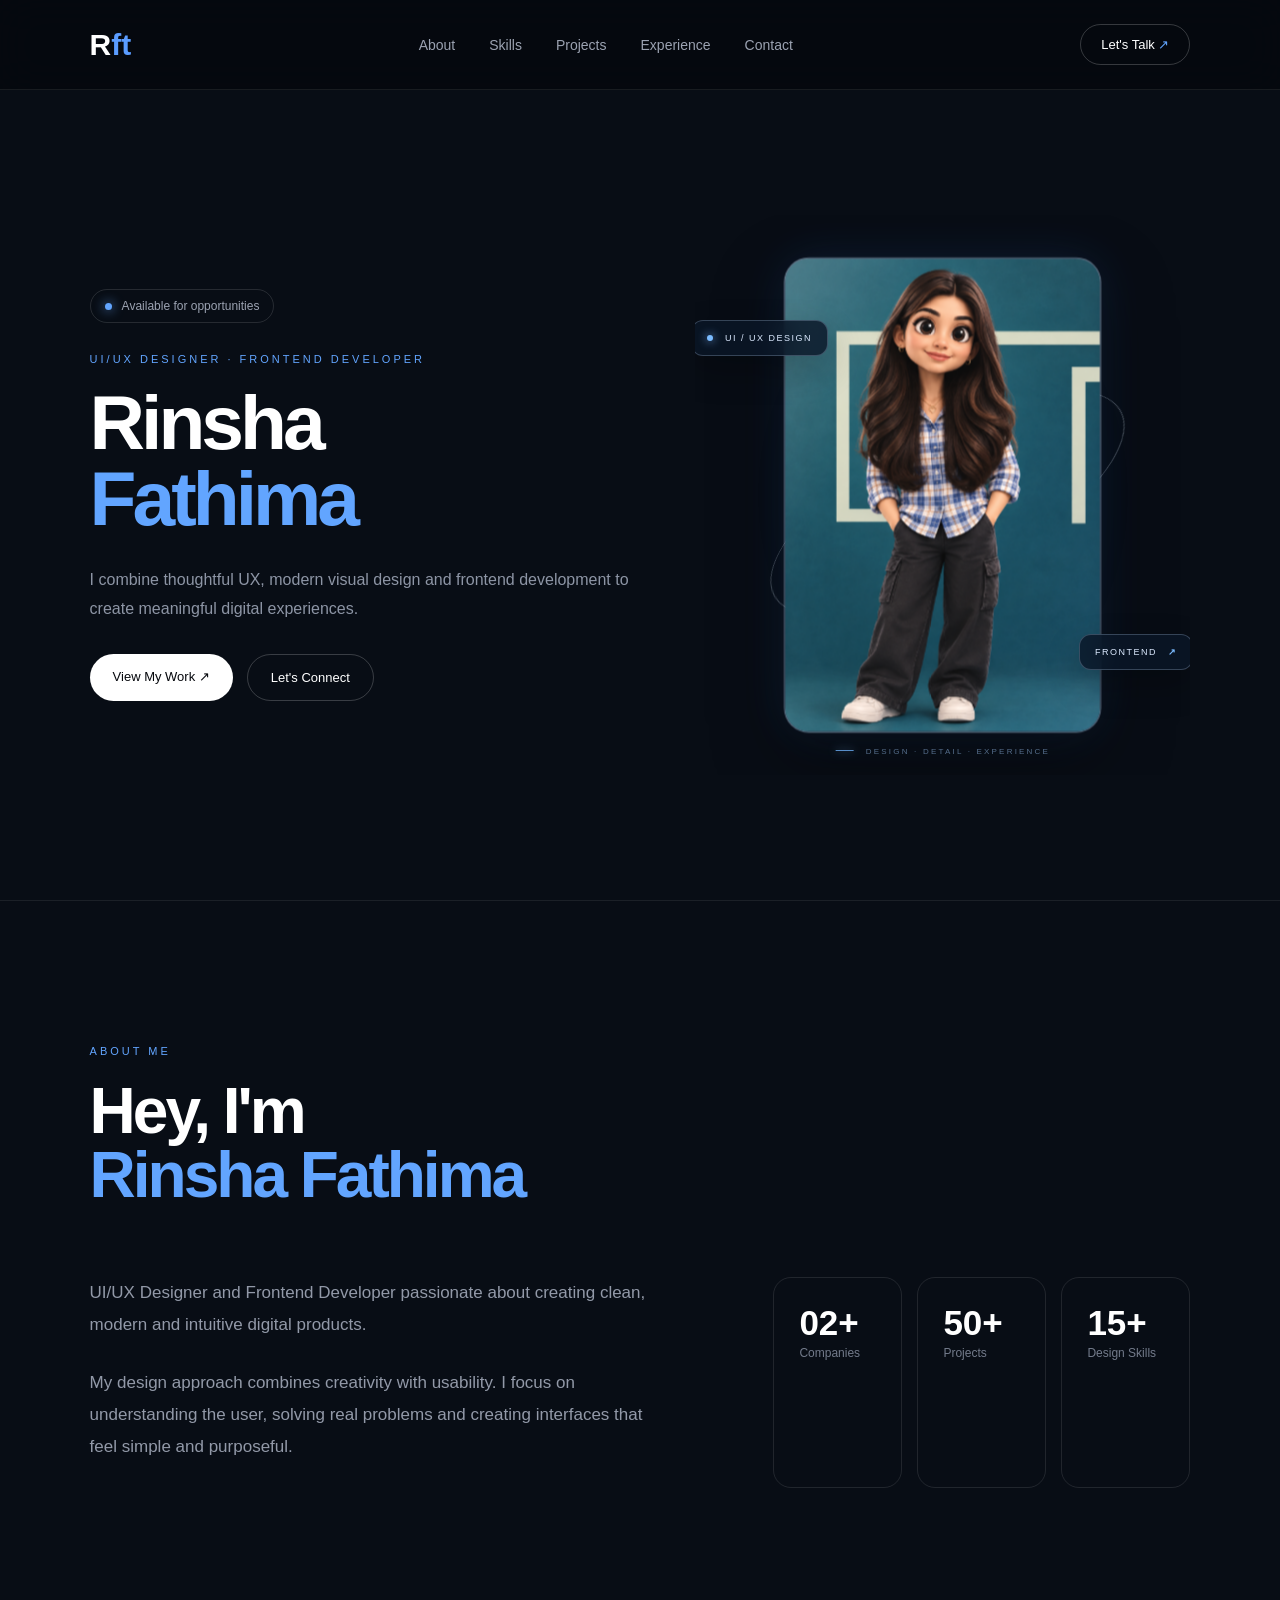
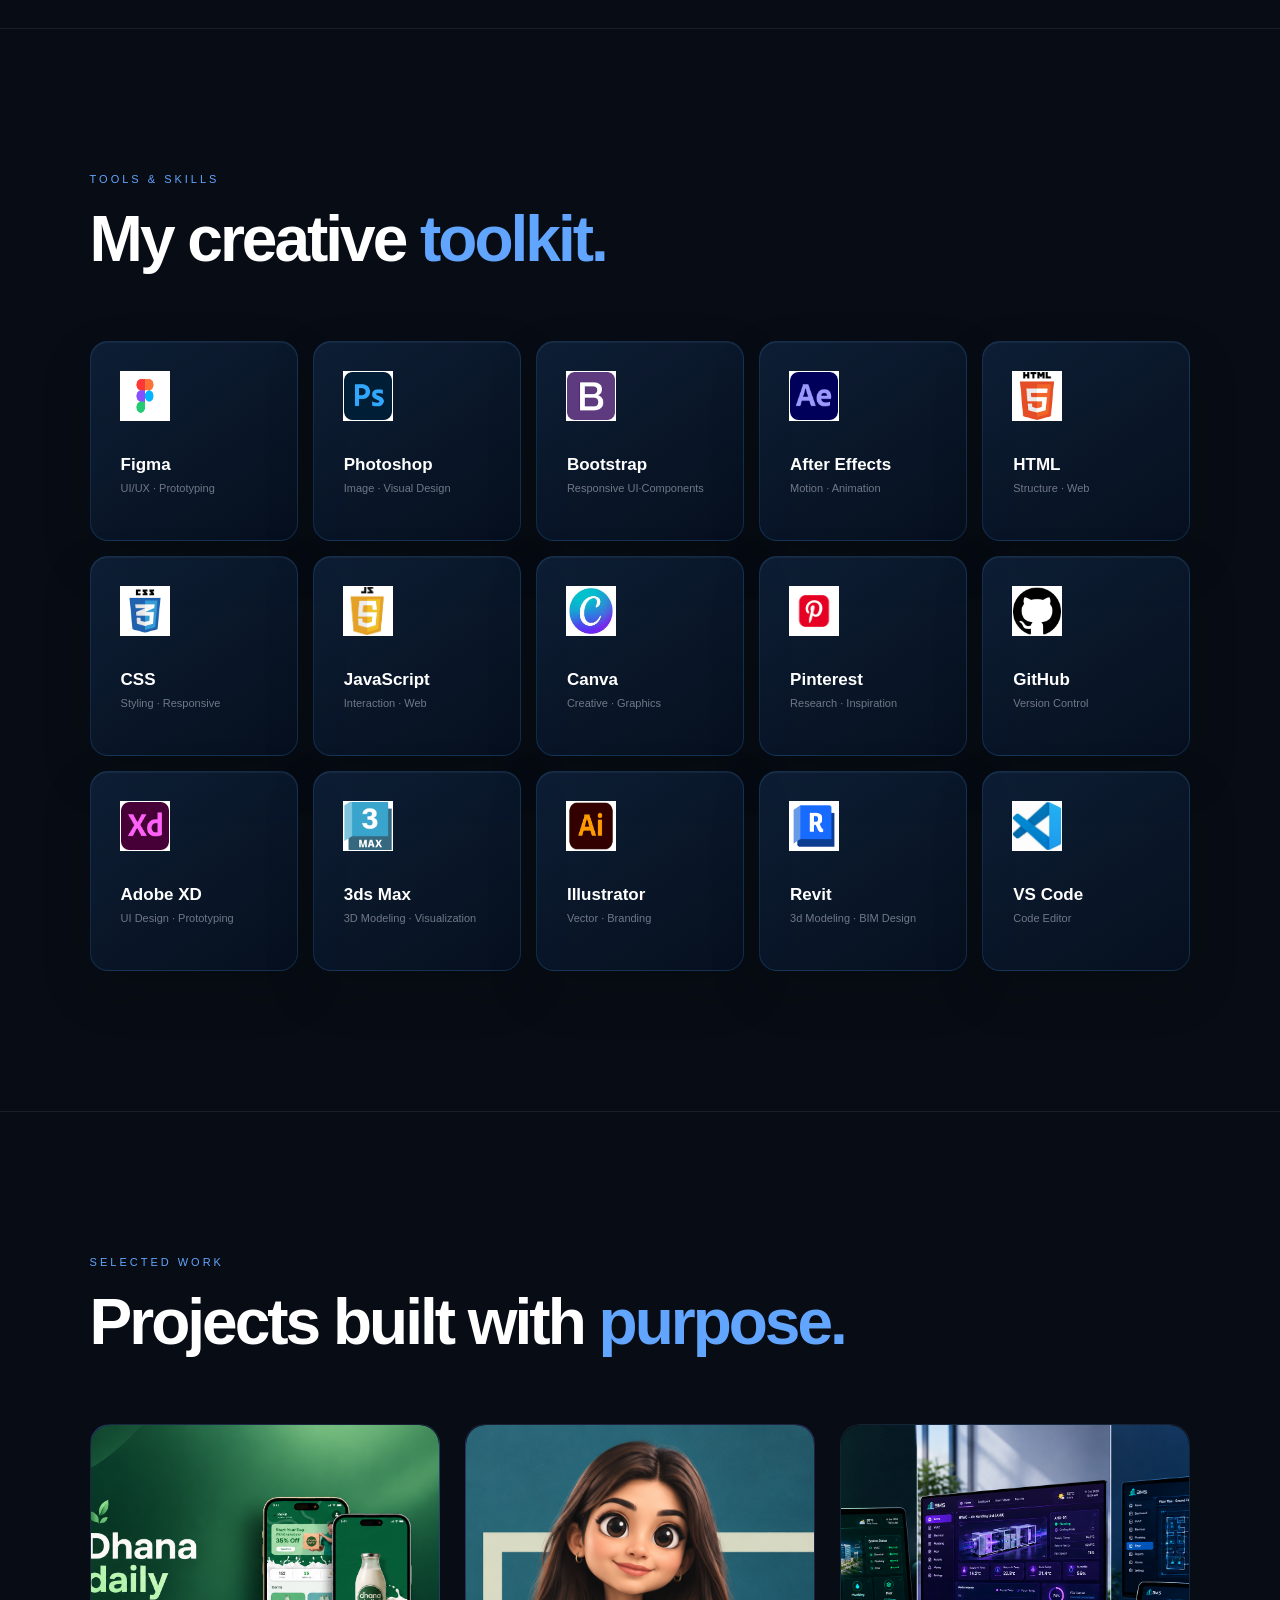
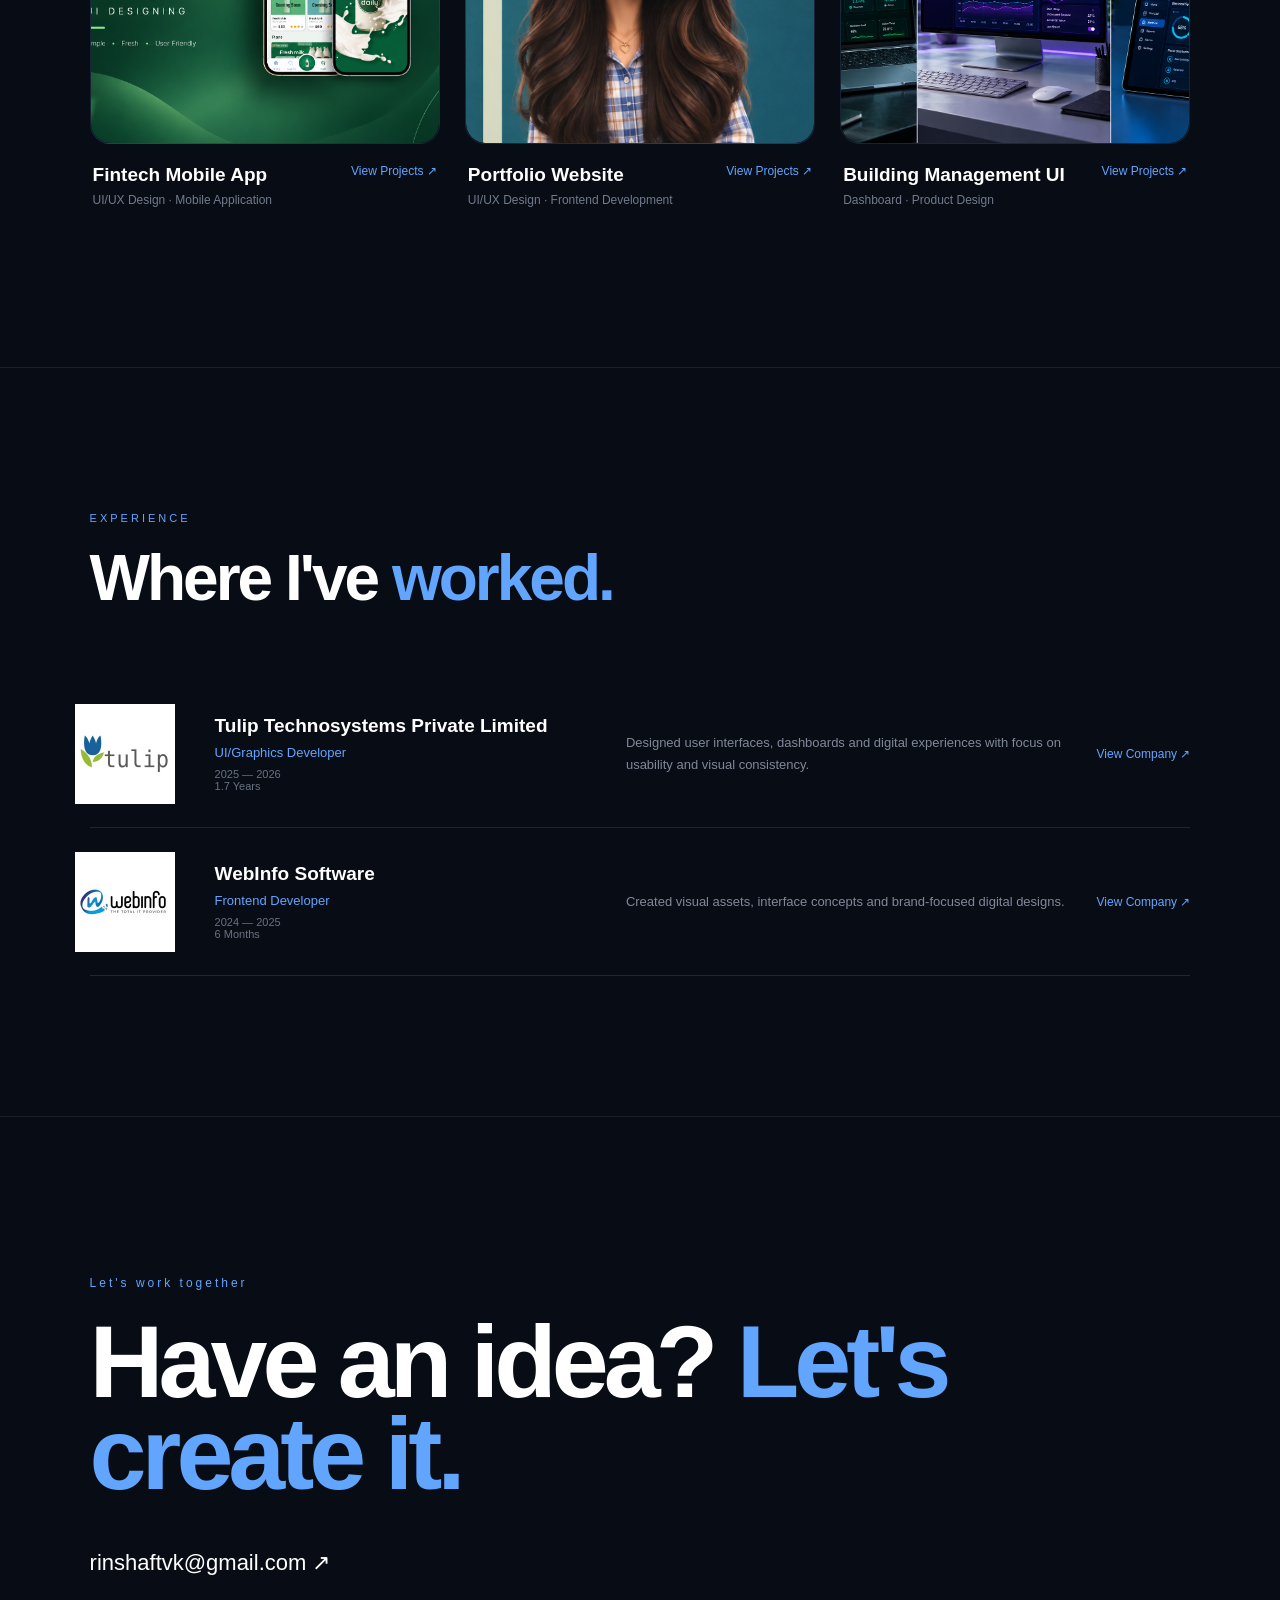
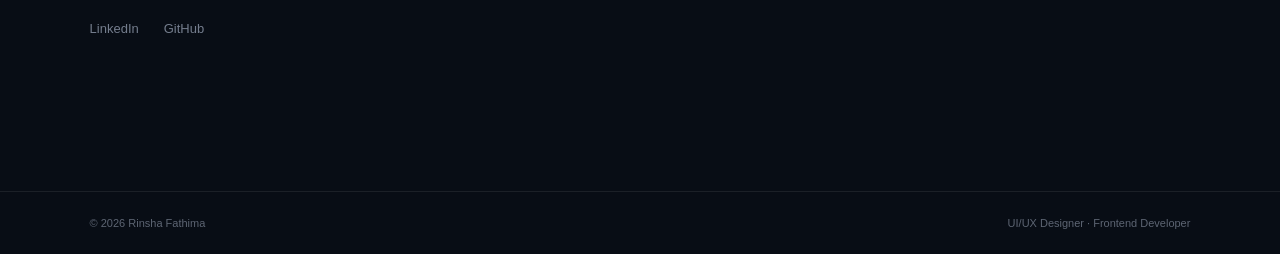
<file: index.html>
<!DOCTYPE html>
<html lang="en">
<head>
  <meta charset="UTF-8">
  <meta name="viewport" content="width=device-width, initial-scale=1.0">

  <title>Rinsha Fathima | UI/UX Designer</title>

  <link rel="stylesheet" href="style.css">
</head>
<body>

  <!-- NAVIGATION -->

  <header class="navbar">

    <a href="#" class="logo">R<span>ft</span></a>

    <nav class="nav-links">
      <a href="#about">About</a>
      <a href="#skills">Skills</a>
      <a href="#projects">Projects</a>
      <a href="#experience">Experience</a>
      <a href="#contact">Contact</a>
      
    </nav>

    <a href="#contact" class="talk-btn">
      Let's Talk <span>↗</span>
    </a>

    <button class="menu-btn">☰</button>

  </header>


  <!-- HERO -->

  <section class="hero">

    <div class="hero-left">

      <div class="available">
        <span></span>
        Available for opportunities
      </div>

      <p class="role">
        UI/UX DESIGNER · FRONTEND DEVELOPER
      </p>

      <h1>
        Rinsha
        <strong>Fathima</strong>
        
      </h1>

      <p class="hero-description">
        I combine thoughtful UX, modern visual design and frontend
        development to create meaningful digital experiences.
      </p>

      <div class="hero-buttons">

        <a href="#projects" class="primary-btn">
          View My Work ↗
        </a>

        <a href="#contact" class="outline-btn">
          Let's Connect
        </a>

      </div>

    </div>


    <!-- PERSONAL 3D AVATAR -->
    <div class="scene avatar-scene" aria-label="Animated 3D-style portrait avatar">
      <div class="avatar-aura"></div>
      <div class="avatar-orbit avatar-orbit-one"></div>
      <div class="avatar-orbit avatar-orbit-two"></div>
      <div class="avatar-tilt" id="avatarTilt">
        <div class="avatar-frame">
          <img src="IMAGE.png" alt="Portrait of Rinsha Fathima" class="avatar-photo">
          <div class="avatar-gloss"></div>
        </div>
      </div>
      <div class="avatar-tag avatar-tag-ui"><span></span> UI / UX DESIGN</div>
      <div class="avatar-tag avatar-tag-dev">FRONTEND <b>↗</b></div>
      <div class="scene-caption"><span></span> DESIGN · DETAIL · EXPERIENCE</div>
    </div>
  </section>


  <!-- ABOUT -->

  <section id="about" class="about section">

    <div class="section-heading">

      <span>About Me</span>

      <h2>
        Hey, I'm  <br>
        <em>Rinsha Fathima</em>
      </h2>

    </div>

    <div class="about-content">

      <div class="about-text">

        <p>
          UI/UX Designer and Frontend Developer
          passionate about creating clean, modern and intuitive
          digital products.
        </p>

        <p>
          My design approach combines creativity with usability.
          I focus on understanding the user, solving real problems
          and creating interfaces that feel simple and purposeful.
        </p>

      </div>

      <div class="about-stats">

        <div>
          <strong>02+</strong>
          <span>Companies</span>
        </div>

        <div>
          <strong>50+</strong>
          <span>Projects</span>
        </div>

        <div>
          <strong>15+</strong>
          <span>Design Skills</span>
        </div>

      </div>

    </div>

  </section>


  <!-- SKILLS -->

  <section id="skills" class="skills section">

    <div class="section-heading">

      <span>Tools & Skills</span>

      <h2>
        My creative
        <em>toolkit.</em>
      </h2>

    </div>


    <div class="skills-grid">

      <div class="skill-card">
        <div class="tool-logo figma"><img src="F.png" alt="" width="50px" height="50px" border="1"></div>
        <h3>Figma</h3>
        <p>UI/UX · Prototyping</p>
      </div>

      <div class="skill-card">
        <div class="tool-logo photoshop"><img src="PS.png" alt="photoshop" width="50px" height="50px" border="1"></div>
        <h3>Photoshop</h3>
        <p>Image · Visual Design</p>
      </div>

      <div class="skill-card">
        <div class="tool-logo bootstrap"><img src="B.png" alt="" width="50px" height="50px" border="1"></div>
        <h3>Bootstrap</h3>
        <p>Responsive UI·Components</p>
      </div>

      <div class="skill-card">
        <div class="tool-logo after"><img src="AE.png" alt="" width="50px" height="50px" border="1"></div>
        <h3>After Effects</h3>
        <p>Motion · Animation</p>
      </div>

      <div class="skill-card">
        <div class="tool-logo html"><img src="HTML.png" alt="" width="50px" height="50px" border="1"></div>
        <h3>HTML</h3>
        <p>Structure · Web</p>
      </div>

      <div class="skill-card">
        <div class="tool-logo css"><img src="CSS.png" alt="" width="50px" height="50px" border="1"></div>
        <h3>CSS</h3>
        <p>Styling · Responsive</p>
      </div>

      <div class="skill-card">
        <div class="tool-logo js"><img src="JS.png" alt="" width="50px" height="50px" border="1"></div>
        <h3>JavaScript</h3>
        <p>Interaction · Web</p>
      </div>

      <div class="skill-card">
        <div class="tool-logo canva"><img src="C.jpg" alt="" width="50px" height="50px" border="1"></div>
        <h3>Canva</h3>
        <p>Creative · Graphics</p>
      </div>

      <div class="skill-card">
        <div class="tool-logo pinterest"><img src="P.png" alt="" width="50px" height="50px" border="1"></div>
        <h3>Pinterest</h3>
        <p>Research · Inspiration</p>
      </div>

      <div class="skill-card">
        <div class="tool-logo github"><img src="G.png" alt="" width="50px" height="50px" border="1"></div>
        <h3>GitHub</h3>
        <p>Version Control</p>
      </div>
      <div class="skill-card">
        <div class="tool-logo figma"><img src="XD.png" alt="" width="50px" height="50px" border="1"></div>
        <h3>Adobe XD</h3>
        <p>UI Design · Prototyping</p>
      </div>

      <div class="skill-card">
        <div class="tool-logo photoshop"><img src="3DS MAX.png" alt="" width="50px" height="50px" border="1"></div>
        <h3>3ds Max</h3>
        <p>3D Modeling · Visualization</p>
      </div>

      <div class="skill-card">
        <div class="tool-logo illustrator"><img src="Ai.png" alt="" width="50px" height="50px" border="1"></div>
        <h3>Illustrator</h3>
        <p>Vector · Branding</p>
      </div>

      <div class="skill-card">
        <div class="tool-logo after"><img src="REVIT.png" alt="" width="50px" height="50px" border="1"></div>
        <h3>Revit</h3>
        <p>3d Modeling · BIM Design</p>
      </div>

      <div class="skill-card">
        <div class="tool-logo html"><img src="VS.jpg" alt="" width="50px" height="50px" border="1"></div>
        <h3>VS Code</h3>
        <p>Code Editor</p>
      </div>

    </div>

  </section>


  <!-- PROJECTS -->

  <section id="projects" class="projects section">

    <div class="section-heading">

      <span>Selected Work</span>

      <h2>
        Projects built with
        <em>purpose.</em>
      </h2>

    </div>


    <div class="projects-grid">

      <article class="project-card">
 
        <div  class="project-visual project-one">
         <img src="dhana mockup.png" alt="Fathima">
        
        </div>

        <div class="project-details">

          <div>
            <h3>Fintech Mobile App</h3>
            <p>UI/UX Design · Mobile Application</p>
          </div>

          <a href="Apps.html">View Projects ↗</a>

        </div>

      </article>


      <article class="project-card">

        <div class="project-visual project-two">
          <img src="IMAGE 1.png" alt="Fathima">
        </div>

        <div class="project-details">

          <div>
            <h3>Portfolio Website</h3>
            <p>UI/UX Design · Frontend Development</p>
          </div>

          <a href="Case study.html">View Projects ↗</a>

        </div>

      </article>


      <article class="project-card">

        <div class="project-visual project-three">
           <img src="BMS.png" alt="Fathima">
        </div>

        <div class="project-details">

          <div>
            <h3>Building Management UI</h3>
            <p>Dashboard · Product Design</p>
          </div>

          <a href="Projects.html">View Projects ↗</a>

        </div>

      </article>

    </div>

  </section>


  <!-- EXPERIENCE -->

  <section id="experience" class="experience section">

    <div class="section-heading">

      <span>Experience</span>

      <h2>
        Where I've
        <em>worked.</em>
      </h2>

    </div>


    <div class="experience-list">


      <!-- COMPANY 1 -->

      <a href="https://www.linkedin.com/company/tulipsystems/posts/"
         target="_blank"
         class="experience-card">

        <div class="company-logo">
          <img src="Tulip.jpg" alt="" width="100" height="100">
        </div>

        <div class="company-info">

          <h3>Tulip Technosystems Private Limited</h3>

          <p class="position">
            UI/Graphics Developer
          </p>

          <p class="date">
            2025 — 2026
            <br>
            1.7 Years
          </p>

        </div>

        <div class="company-description">

          <p>
            Designed user interfaces, dashboards and digital
            experiences with focus on usability and visual consistency.
          </p>

          <span a>View Company ↗</span>

        </div>

      </a>


      <!-- COMPANY 2 -->

      <a href="https://www.linkedin.com/company/webinfo-software-kochi"
         target="_blank"
         class="experience-card">

        <div class="company-logo">
          <img src="Webinfo.jpg" alt="" width="100" height="100">
        </div>

        <div class="company-info">

          <h3>WebInfo Software</h3>

          <p class="position">
            Frontend Developer
          </p>

          <p class="date">
            2024 — 2025
            <br>
            6 Months
          </p>

        </div>

        <div class="company-description">

          <p>
            Created visual assets, interface concepts and
            brand-focused digital designs.
          </p>

          <span>View Company  ↗</span>

        </div>

      </a>


    </div>

  </section>

  <!-- CONTACT -->

  <section id="contact" class="contact">

    <div class="contact-inner">

      <span>Let's work together</span>

      <h2>
        Have an idea?
        <em>Let's create it.</em>
      </h2>

      <a href="mailto:rinshaftvk@gmail.com" class="email">
        rinshaftvk@gmail.com ↗
      </a>

      <div class="socials">
        <a href="https://www.linkedin.com/in/rinshaftvk" target="_blank">LinkedIn</a>
        <!-- <a href="https://www.behance.net/rinshafathima" target="_blank">Behance</a> -->
        <a href="https://github.com/rinsha13/rinshaftvk" target="_blank">GitHub</a>
      </div>

    </div>

  </section>


  <footer>

    <span>© 2026 Rinsha Fathima</span>

    <span>
      UI/UX Designer · Frontend Developer
    </span>

  </footer>


  <script src="script.js"></script>

</body>
</html>
</file>
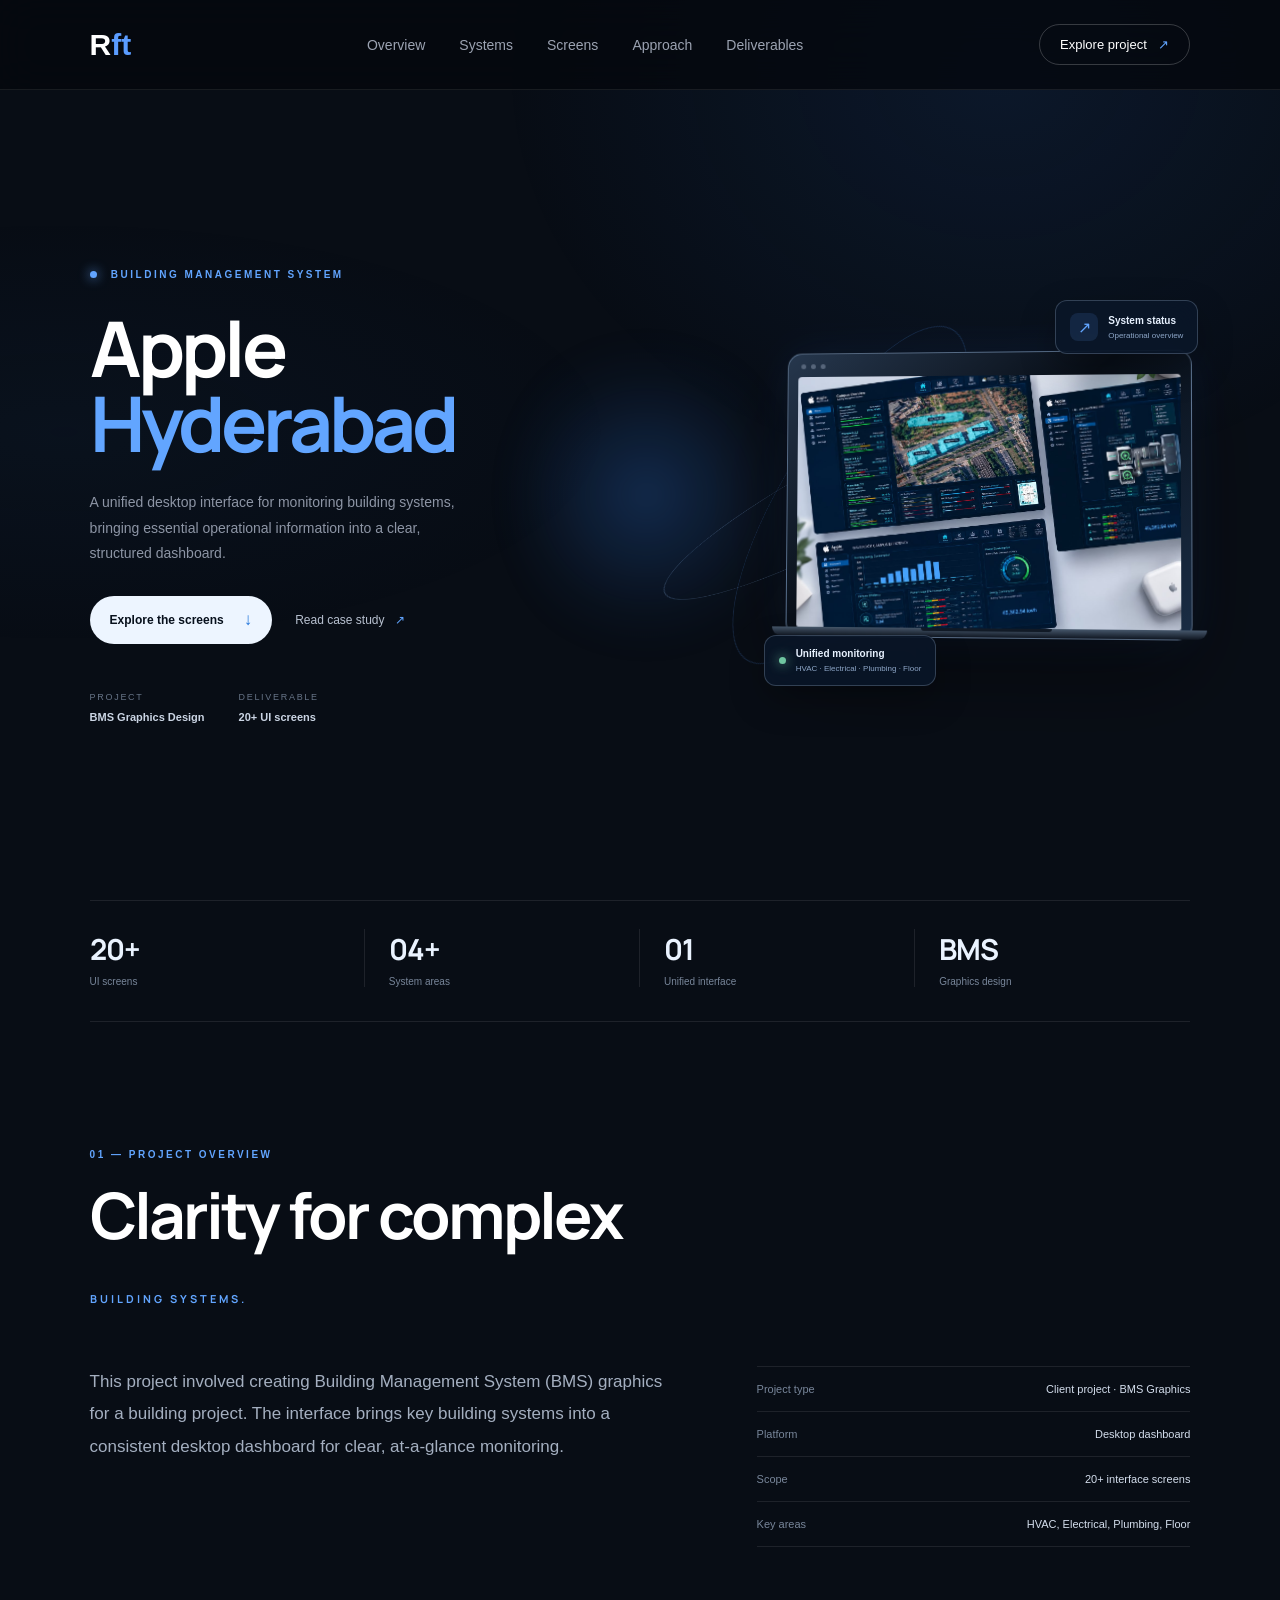
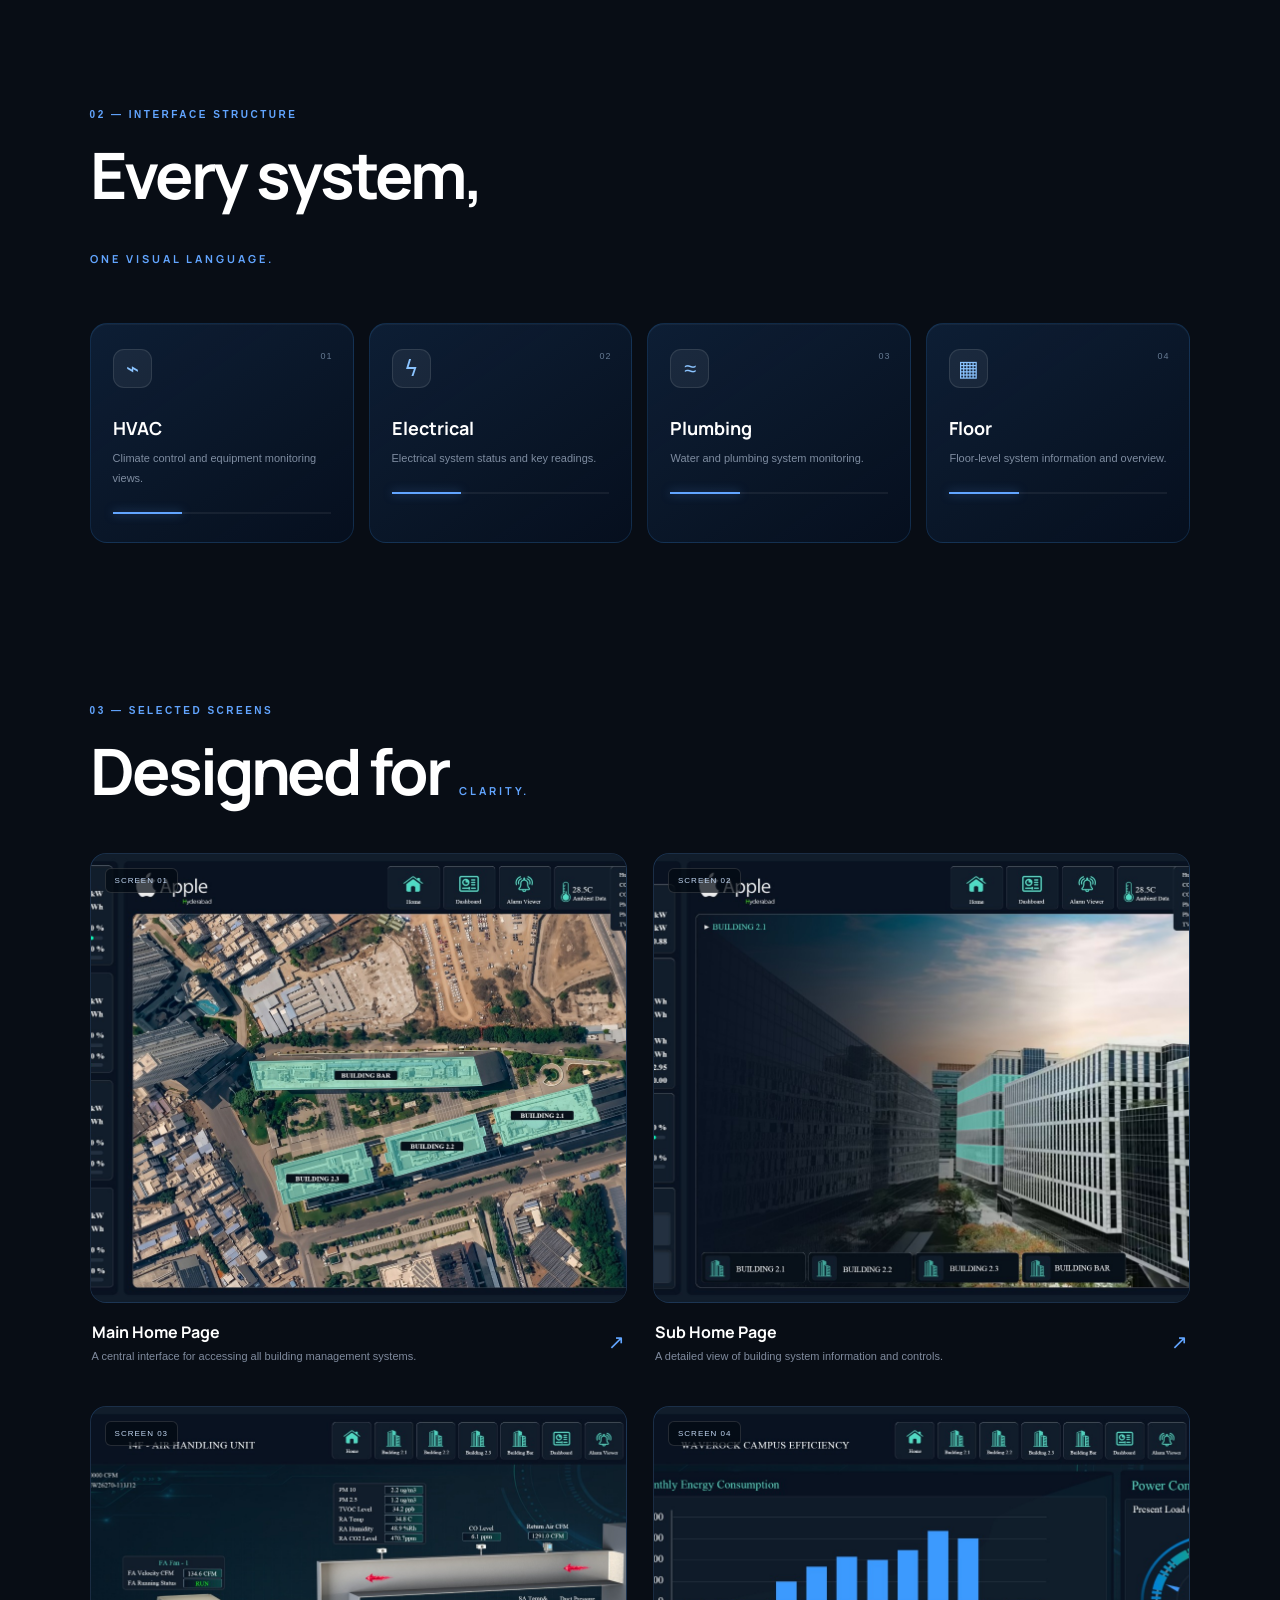
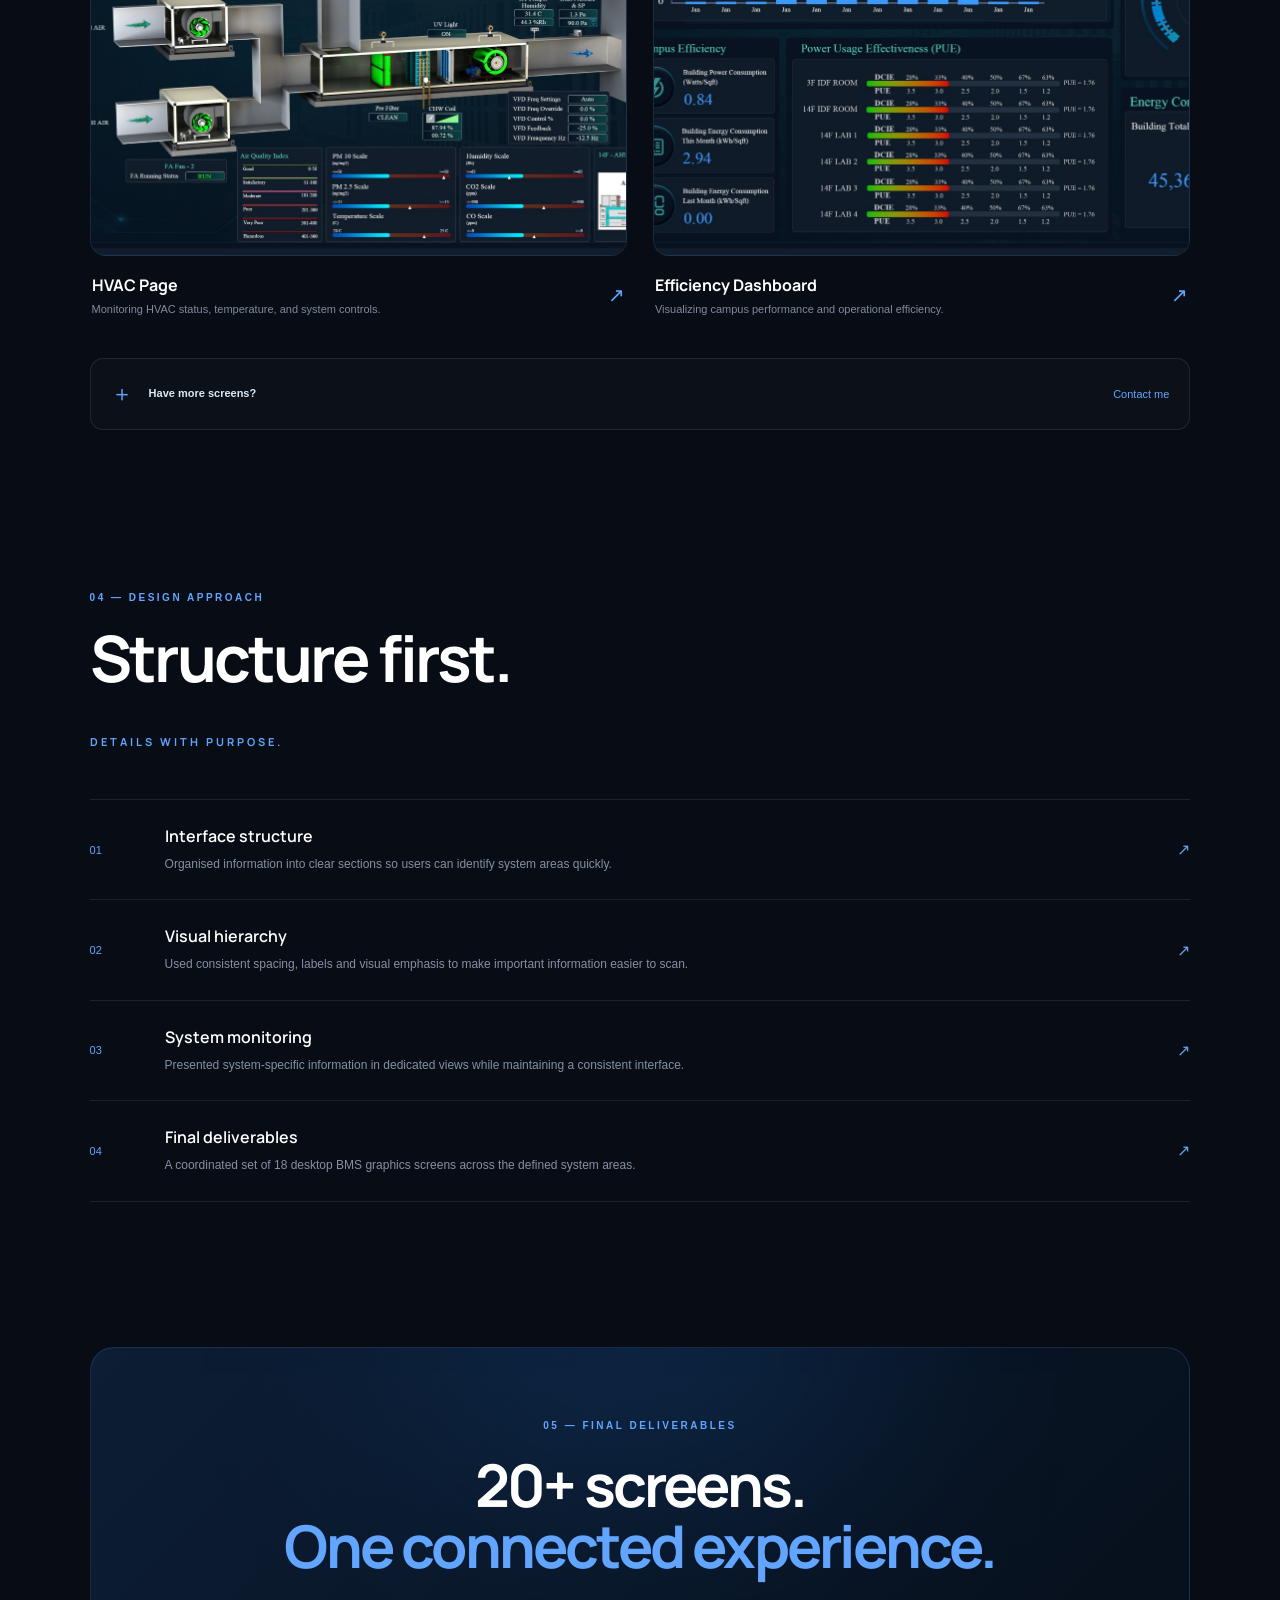
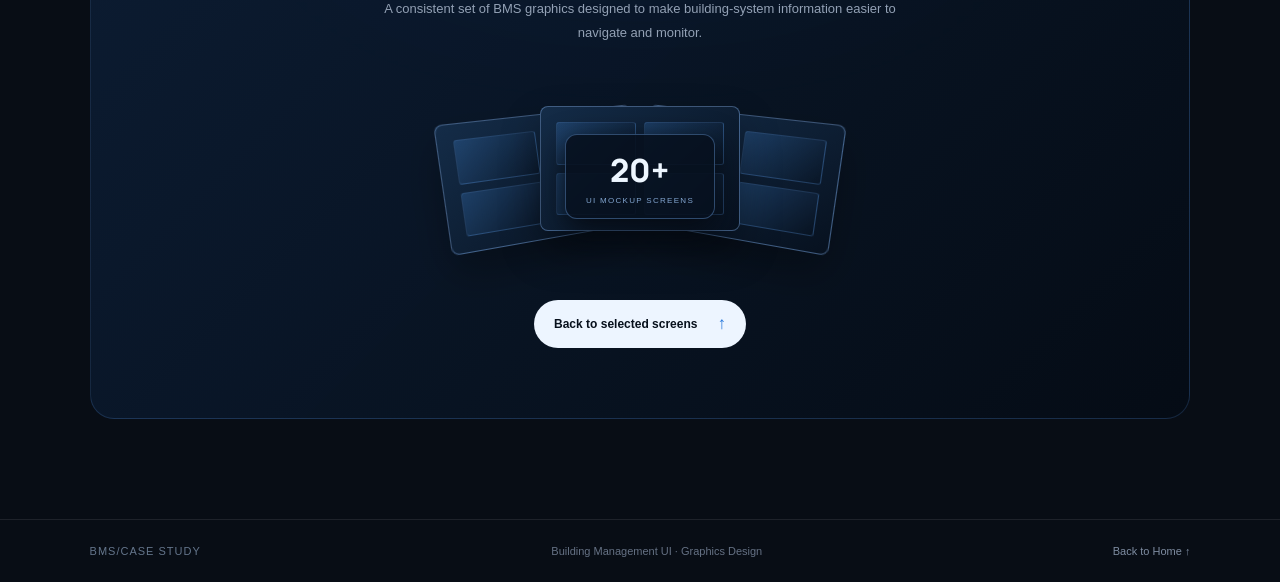
<file: Apple.html>
<!DOCTYPE html>
<html lang="en">
<head>
  <meta charset="UTF-8">
  <meta name="viewport" content="width=device-width, initial-scale=1.0">
  <meta name="theme-color" content="#080d15">
  <meta name="description" content="Building Management System graphics case study by Rinsha Fathima.">
  <title>Rinsha Fathima | BMS Graphics Case Study</title>
  <link rel="stylesheet" href="apple.css">
</head>
<body>
  <header class="navbar">
    <a href="#top" class="logo" aria-label="Rinsha Fathima home">R<span>ft</span></a>
    <nav class="nav-links" id="navLinks" aria-label="Main navigation">
      <a href="#overview">Overview</a><a href="#systems">Systems</a><a href="#screens">Screens</a>
      <a href="#approach">Approach</a><a href="#deliverables">Deliverables</a>
    </nav>
    <a href="#screens" class="talk-btn">Explore project <span>↗</span></a>
    <button class="menu-btn" id="menuBtn" aria-label="Open navigation" aria-expanded="false">☰</button>
  </header>

  <main id="top">
    <section class="hero section-wrap">
      <div class="hero-copy reveal">
        <p class="eyebrow"><span class="status-dot"></span> BUILDING MANAGEMENT SYSTEM</p>
        <h1>Apple<br><span>Hyderabad </span></h1> 
        <p class="hero-description">A unified desktop interface for monitoring building systems, bringing essential operational information into a clear, structured dashboard.</p>
        <div class="hero-actions">
          <a class="button button-primary" href="#screens">Explore the screens <span>↓</span></a>
          <a class="text-link" href="#overview">Read case study <span>↗</span></a>
        </div>
        <div class="hero-meta">
          <div><span class="meta-label">PROJECT</span><strong>BMS Graphics Design</strong></div>
          <div><span class="meta-label">DELIVERABLE</span><strong>20+ UI screens</strong></div>
        </div>
      </div>
      <div class="hero-visual reveal" aria-label="Main project screenshot preview">
        <div class="visual-orbit orbit-one"></div><div class="visual-orbit orbit-two"></div>
        <div class="floating-tag tag-top"><span class="tag-icon">↗</span><span><b>System status</b><small>Operational overview</small></span></div>
        <div class="device-frame">
          <div class="device-top"><span></span><span></span><span></span></div>
          <div class="device-screen">
            <img src="Apple Mockup.jpg" alt="Main BMS dashboard" onerror="this.style.display='none';this.nextElementSibling.style.display='grid'">
            <div class="image-placeholder"><span class="placeholder-icon">＋</span><b>Add your main dashboard screenshot</b><small>images/dashboard-main.png</small></div>
          </div><div class="device-base"></div>
        </div>
        <div class="floating-tag tag-bottom"><span class="pulse"></span><span><b>Unified monitoring</b><small>HVAC · Electrical · Plumbing · Floor</small></span></div>
        <div class="visual-caption"><span></span></div>
      </div>
    </section>

    <section class="stats section-wrap reveal" aria-label="Project highlights">
      <div><span class="stat-number">20+</span><span class="stat-label">UI screens</span></div>
      <div><span class="stat-number">04+</span><span class="stat-label">System areas</span></div>
      <div><span class="stat-number">01</span><span class="stat-label">Unified interface</span></div>
      <div><span class="stat-number">BMS</span><span class="stat-label">Graphics design</span></div>
    </section>

    <section class="content-section section-wrap reveal" id="overview">
      <div class="section-heading"><p class="eyebrow">01 — PROJECT OVERVIEW</p><h2>Clarity for complex<br><span>building systems.</span></h2></div>
      <div class="overview-grid">
        <p class="overview-lead">This project involved creating Building Management System (BMS) graphics for a building project. The interface brings key building systems into a consistent desktop dashboard for clear, at-a-glance monitoring.</p>
        <div class="overview-details">
          <div><span>Project type</span><b>Client project · BMS Graphics</b></div>
          <div><span>Platform</span><b>Desktop dashboard</b></div>
          <div><span>Scope</span><b>20+ interface screens</b></div>
          <div><span>Key areas</span><b>HVAC, Electrical, Plumbing, Floor</b></div>
        </div>
      </div>

    </section>

    <section class="content-section section-wrap reveal" id="systems">
      <div class="section-heading row-heading"><div><p class="eyebrow">02 — INTERFACE STRUCTURE</p><h2>Every system,<br><span>one visual language.</span></h2></div><p class="section-intro"></p></div>
      <div class="system-grid">
        <article class="system-card"><div class="system-icon">⌁</div><span class="card-index">01</span><h3>HVAC</h3><p>Climate control and equipment monitoring views.</p><div class="card-line"><span></span></div></article>
        <article class="system-card"><div class="system-icon">ϟ</div><span class="card-index">02</span><h3>Electrical</h3><p>Electrical system status and key readings.</p><div class="card-line"><span></span></div></article>
        <article class="system-card"><div class="system-icon">≈</div><span class="card-index">03</span><h3>Plumbing</h3><p>Water and plumbing system monitoring.</p><div class="card-line"><span></span></div></article>
        <article class="system-card"><div class="system-icon">▦</div><span class="card-index">04</span><h3>Floor</h3><p>Floor-level system information and overview.</p><div class="card-line"><span></span></div></article>
      </div>
    </section>

    <section class="content-section section-wrap reveal" id="screens">
      <div class="section-heading row-heading"><div><p class="eyebrow">03 — SELECTED SCREENS</p><h2>Designed for <span>clarity.</span></h2></div><p class="section-intro"></p></div>
      <div class="screen-grid" id="screenGrid">
        <article class="screen-card screen-featured"><div class="screen-image"><img src="Apple  screen-01.jpeg" alt="Overview dashboard screen" onerror="this.style.display='none';this.nextElementSibling.style.display='grid'"><div class="image-placeholder"><span class="placeholder-icon">＋</span><b>Overview dashboard</b><small>images/screen-01.png</small></div><span class="screen-number">SCREEN 01</span></div><div class="screen-info"><div><h3>Main Home Page</h3><p>A central interface for accessing all building management systems.</p></div><span class="screen-arrow">↗</span></div></article>
        <article class="screen-card"><div class="screen-image"><img src="Apple  screen-02.jpeg" alt="HVAC monitoring screen" onerror="this.style.display='none';this.nextElementSibling.style.display='grid'"><div class="image-placeholder"><span class="placeholder-icon">＋</span><b>HVAC monitoring</b><small>images/screen-02.png</small></div><span class="screen-number">SCREEN 02</span></div><div class="screen-info"><div><h3>Sub Home Page</h3><p>A detailed view of building system information and controls.</p></div><span class="screen-arrow">↗</span></div></article>
        <article class="screen-card"><div class="screen-image"><img src="Apple  screen-03.jpeg" alt="Electrical system screen" onerror="this.style.display='none';this.nextElementSibling.style.display='grid'"><div class="image-placeholder"><span class="placeholder-icon">＋</span><b>Electrical systems</b><small>images/screen-03.png</small></div><span class="screen-number">SCREEN 03</span></div><div class="screen-info"><div><h3>HVAC Page</h3><p>Monitoring HVAC status, temperature, and system controls.</p></div><span class="screen-arrow">↗</span></div></article>
        <article class="screen-card"><div class="screen-image"><img src="Apple  screen-04.jpeg" alt="Plumbing system screen" onerror="this.style.display='none';this.nextElementSibling.style.display='grid'"><div class="image-placeholder"><span class="placeholder-icon">＋</span><b>Plumbing systems</b><small>images/screen-04.png</small></div><span class="screen-number">SCREEN 04</span></div><div class="screen-info"><div><h3>Efficiency Dashboard</h3><p> Visualizing campus performance and operational efficiency.</p></div><span class="screen-arrow">↗</span></div></article>
 </div>
      <div class="gallery-note"><span class="note-symbol">＋</span><p><b>Have more screens?</b><br></p><a href="index.html">Contact me </a></div>
    </section>

    <section class="content-section section-wrap process-section reveal" id="approach">
      <div class="section-heading"><p class="eyebrow">04 — DESIGN APPROACH</p><h2>Structure first.<br><span>Details with purpose.</span></h2></div>
      <div class="process-list">
        <article><span>01</span><div><h3>Interface structure</h3><p>Organised information into clear sections so users can identify system areas quickly.</p></div><span class="process-mark">↗</span></article>
        <article><span>02</span><div><h3>Visual hierarchy</h3><p>Used consistent spacing, labels and visual emphasis to make important information easier to scan.</p></div><span class="process-mark">↗</span></article>
        <article><span>03</span><div><h3>System monitoring</h3><p>Presented system-specific information in dedicated views while maintaining a consistent interface.</p></div><span class="process-mark">↗</span></article>
        <article><span>04</span><div><h3>Final deliverables</h3><p>A coordinated set of 18 desktop BMS graphics screens across the defined system areas.</p></div><span class="process-mark">↗</span></article>
      </div>
    </section>

    <section class="deliverables section-wrap reveal" id="deliverables">
      <div class="deliverable-glow"></div><p class="eyebrow">05 — FINAL DELIVERABLES</p>
      <h2>20+ screens.<br><span>One connected experience.</span></h2>
      <p>A consistent set of BMS graphics designed to make building-system information easier to navigate and monitor.</p>
      <div class="deliverable-preview"><div class="mini-screen mini-one"><span></span><span></span><span></span><span></span></div><div class="mini-screen mini-two"><span></span><span></span><span></span><span></span></div><div class="mini-screen mini-three"><span></span><span></span><span></span><span></span></div><div class="deliverable-count"><strong>20+</strong><span>UI MOCKUP SCREENS</span></div></div>
      <a class="button button-primary" href="#screens">Back to selected screens <span>↑</span></a>
    </section>
  </main>
  <footer class="site-footer">
    <a class="brand" href="#top"><span><span class="muted">BMS/CASE STUDY</span></span></a>
    <p class="pp">Building Management UI · Graphics Design</p>
    <a href="index.html" class="back-top">Back to Home ↑</a>
  </footer>


   <script src="apple.js"></script>
</body>
</html>
</file>
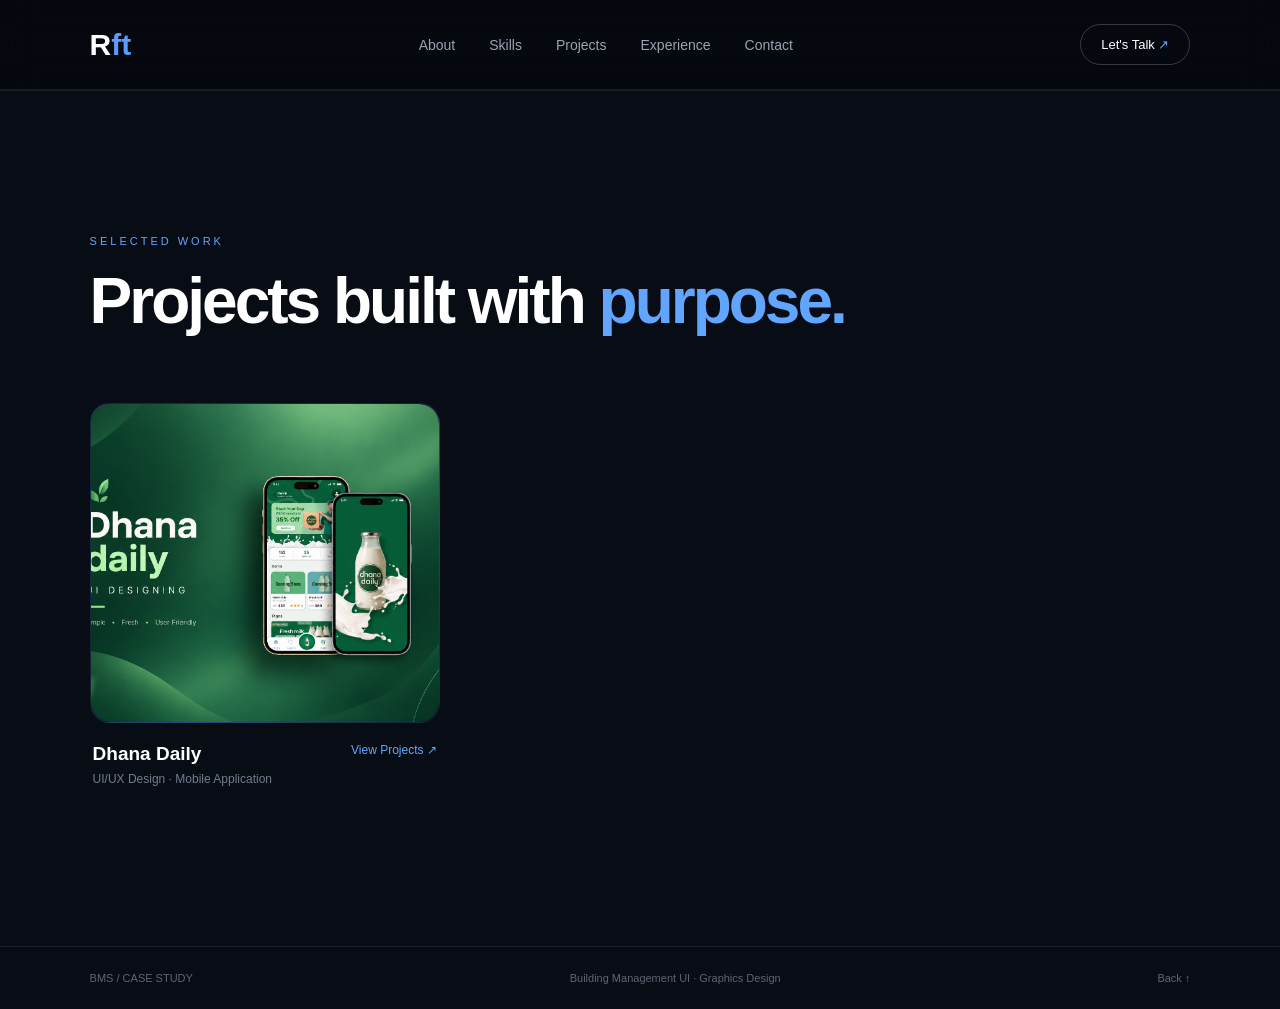
<file: Apps.html>
<!DOCTYPE html>
<html lang="en">
<head>
  <meta charset="UTF-8">
  <meta name="viewport" content="width=device-width, initial-scale=1.0">

  <title>Rinsha Fathima | UI/UX Designer</title>

  <link rel="stylesheet" href="style.css">
</head>
<body>

  <!-- NAVIGATION -->

  <header class="navbar">

    <a href="#" class="logo">R<span>ft</span></a>

    <nav class="nav-links">
      <a href="#about">About</a>
      <a href="#skills">Skills</a>
      <a href="#projects">Projects</a>
      <a href="#experience">Experience</a>
      <a href="#contact">Contact</a>
      
    </nav>

    <a href="#contact" class="talk-btn">
      Let's Talk <span>↗</span>
    </a>

    <button class="menu-btn">☰</button>

  </header>
  <!-- PROJECTS -->

 <section id="projects" class="projects section">

    <div class="section-heading">

      <span>Selected Work</span>

      <h2>
        Projects built with
        <em>purpose.</em>
      </h2>

    </div>


    <div class="projects-grid">

      <article class="project-card">
 
        <div  class="project-visual project-one">
         <img src="dhana mockup.png" alt="Fathima">
        
        </div>

        <div class="project-details">

          <div>
            <h3>Dhana Daily</h3>
            <p>UI/UX Design · Mobile Application</p>
          </div>

          <a href="dhana.html">View Projects ↗</a>

        </div>

      </article>


 

    </div>

  </section>


    </div>

  </section>
  <footer class="site-footer">
    <a class="brand" href="#top"><span class="brand-mark"></span><span>BMS <span class="muted">/ CASE STUDY</span></span></a>
    <p>Building Management UI · Graphics Design</p>
    <a href="index.html" class="back-top">Back ↑</a>
  </footer>



</body>
</html>
</file>
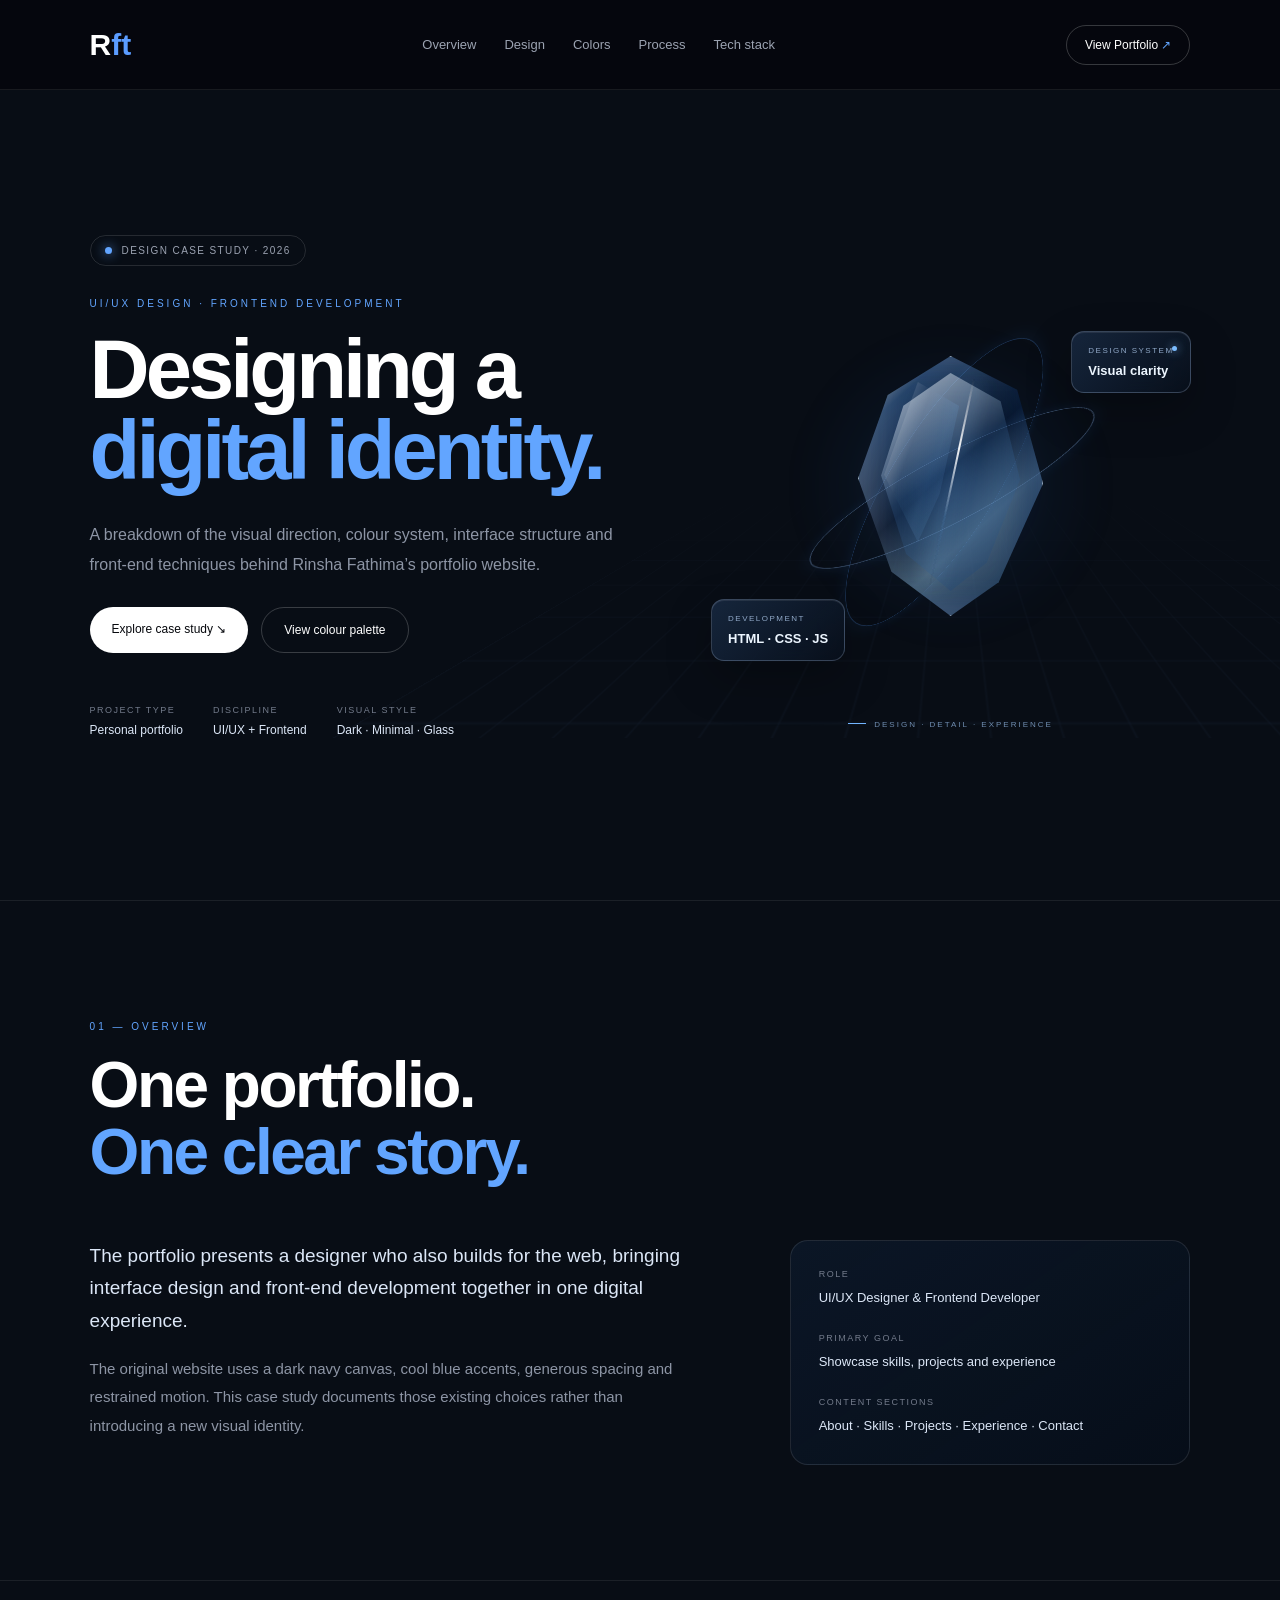
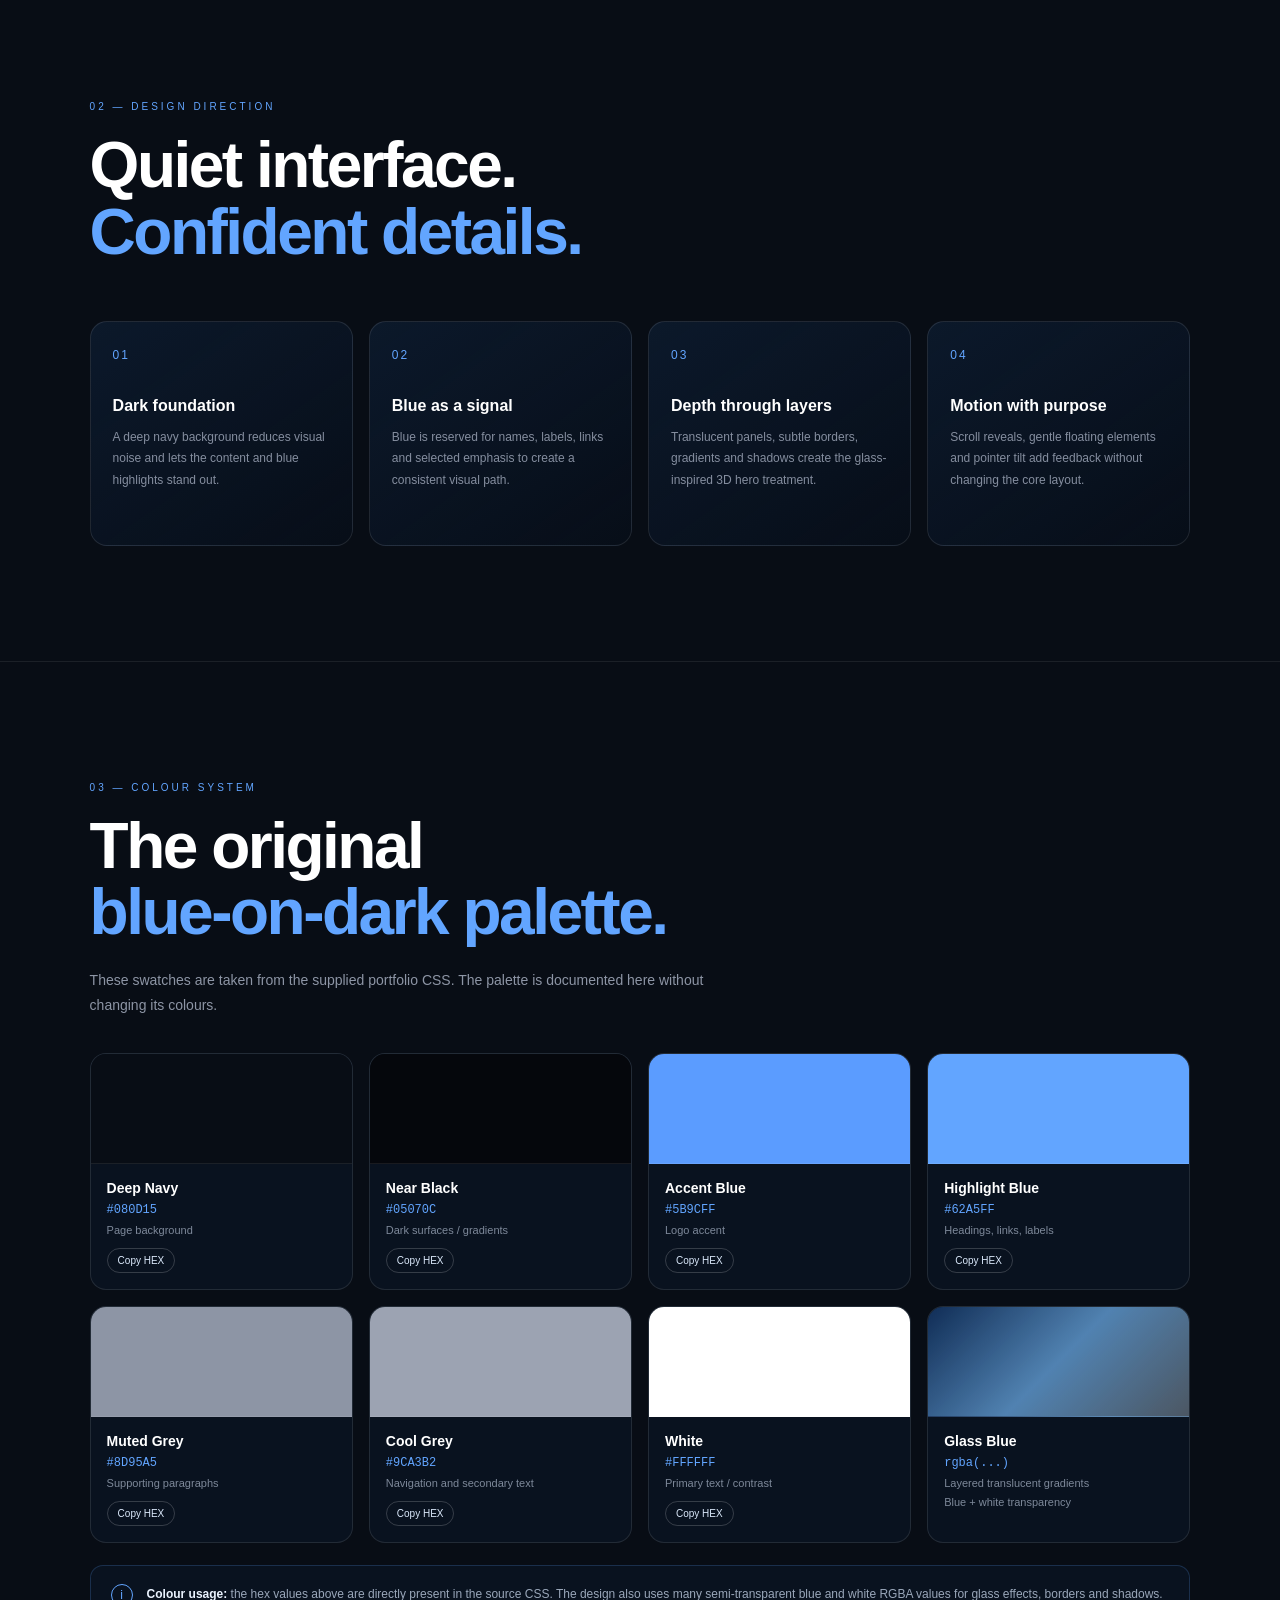
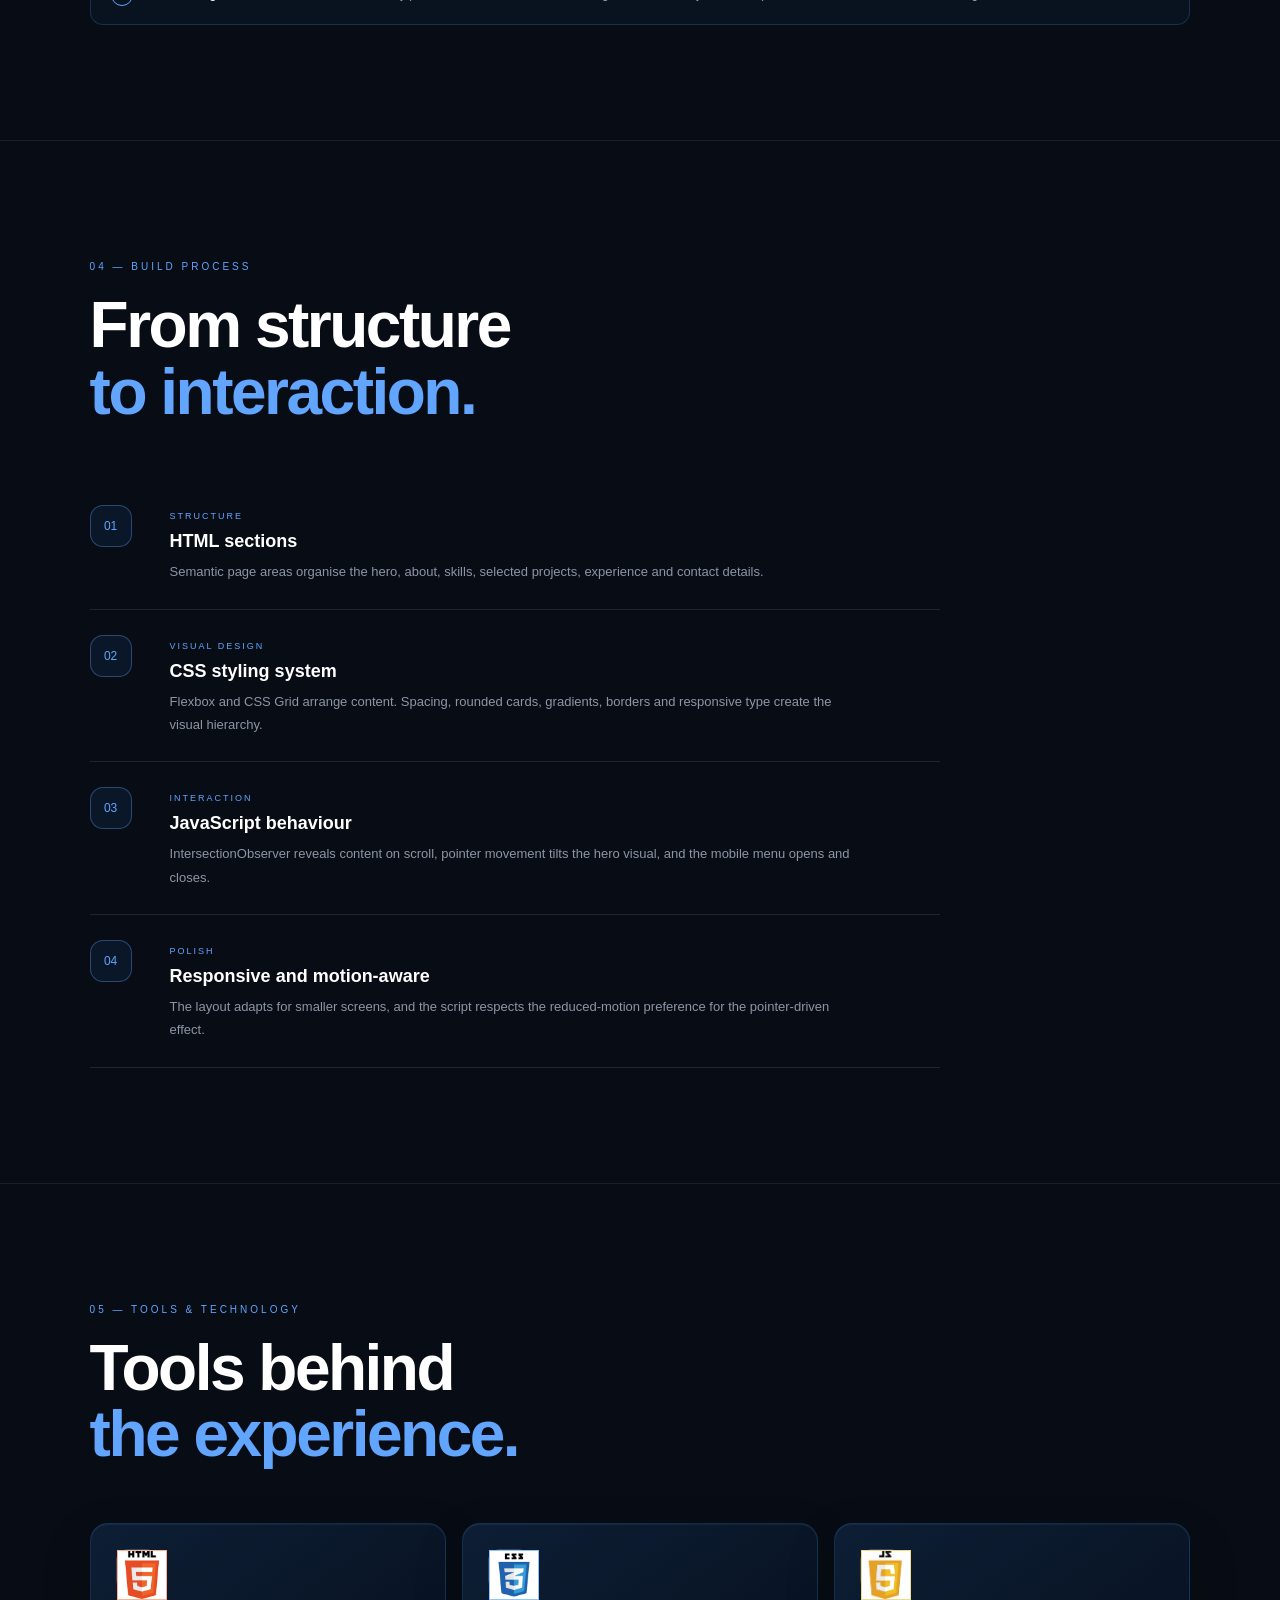
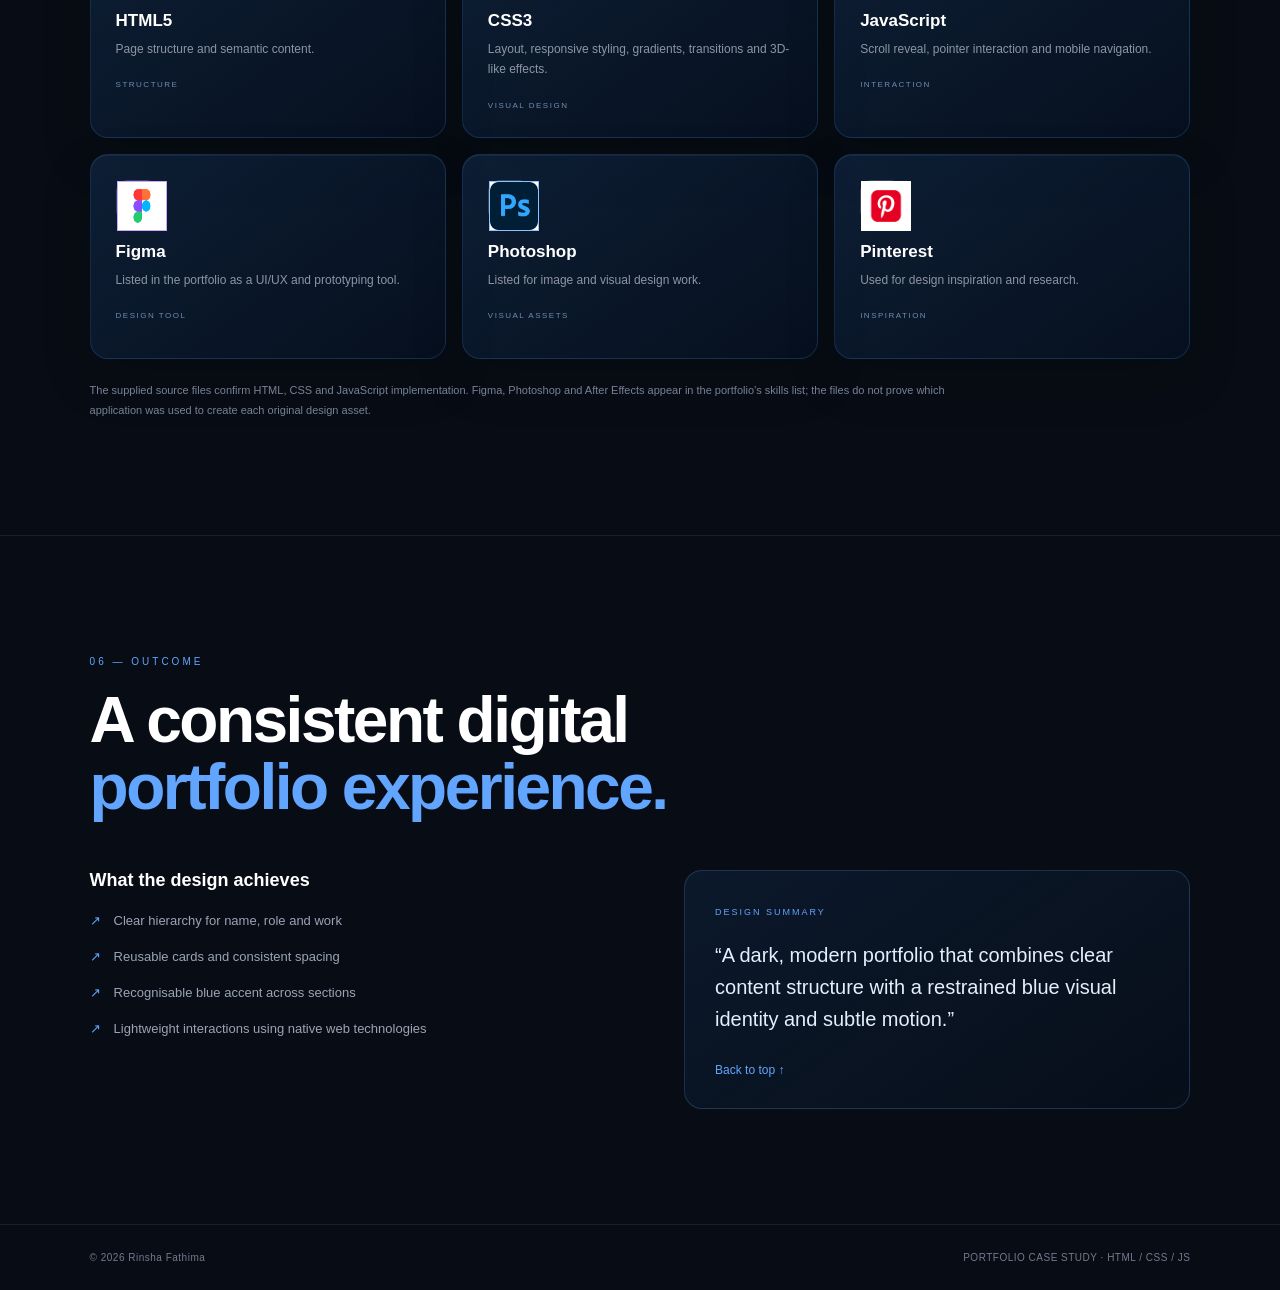
<file: Case study.html>
<!DOCTYPE html>
<html lang="en">
<head>
  <meta charset="UTF-8">
  <meta name="viewport" content="width=device-width, initial-scale=1.0">
  <meta name="description" content="Case study documenting the visual design and development of Rinsha Fathima's portfolio.">
  <title>Portfolio Case Study | Rinsha Fathima</title>
  <link rel="stylesheet" href="case-study.css">
</head>
<body>
  <header class="navbar">
    <a class="logo" href="#top">R<span>ft</span></a>
    <nav class="nav-links" id="navLinks">
      <a href="#overview">Overview</a><a href="#design">Design</a><a href="#colors">Colors</a>
      <a href="#process">Process</a><a href="#stack">Tech stack</a>
    </nav>
    <a class="talk-btn" href="index.html">View Portfolio <span>↗</span></a>
    <button class="menu-btn" id="menuBtn" aria-label="Toggle navigation" aria-expanded="false">☰</button>
  </header>

  <main id="top">
    <section class="hero">
      <div class="hero-copy">
        <div class="eyebrow"><span class="status-dot"></span> DESIGN CASE STUDY · 2026</div>
        <p class="role">UI/UX DESIGN · FRONTEND DEVELOPMENT</p>
        <h1>Designing a<br><strong>digital identity.</strong></h1>
        <p class="intro">A breakdown of the visual direction, colour system, interface structure and front-end techniques behind Rinsha Fathima’s portfolio website.</p>
        <div class="hero-actions"><a class="primary-btn" href="#overview">Explore case study ↘</a><a class="outline-btn" href="#colors">View colour palette</a></div>
        <div class="meta-row"><div><small>PROJECT TYPE</small><b>Personal portfolio</b></div><div><small>DISCIPLINE</small><b>UI/UX + Frontend</b></div><div><small>VISUAL STYLE</small><b>Dark · Minimal · Glass</b></div></div>
      </div>
      <div class="hero-art" aria-label="Abstract blue glass visual">
        <div class="grid-floor"></div><div class="orbit orbit-a"></div><div class="orbit orbit-b"></div>
        <div class="glass-shape"><i></i><b></b><span></span></div>
        <div class="float-card card-design"><small>DESIGN SYSTEM</small><strong>Visual clarity</strong><em></em></div>
        <div class="float-card card-code"><small>DEVELOPMENT</small><strong>HTML · CSS · JS</strong></div>
        <p class="art-caption">DESIGN · DETAIL · EXPERIENCE</p>
      </div>
    </section>

    <section class="section" id="overview">
      <div class="section-heading"><span>01 — OVERVIEW</span><h2>One portfolio.<br><em>One clear story.</em></h2></div>
      <div class="overview-grid">
        <div class="body-copy"><p class="lead">The portfolio presents a designer who also builds for the web, bringing interface design and front-end development together in one digital experience.</p><p>The original website uses a dark navy canvas, cool blue accents, generous spacing and restrained motion. This case study documents those existing choices rather than introducing a new visual identity.</p></div>
        <div class="fact-panel"><div><small>ROLE</small><b>UI/UX Designer & Frontend Developer</b></div><div><small>PRIMARY GOAL</small><b>Showcase skills, projects and experience</b></div><div><small>CONTENT SECTIONS</small><b>About · Skills · Projects · Experience · Contact</b></div></div>
      </div>
    </section>

    <section class="section" id="design">
      <div class="section-heading"><span>02 — DESIGN DIRECTION</span><h2>Quiet interface.<br><em>Confident details.</em></h2></div>
      <div class="principles">
        <article class="principle"><div class="principle-number">01</div><h3>Dark foundation</h3><p>A deep navy background reduces visual noise and lets the content and blue highlights stand out.</p></article>
        <article class="principle"><div class="principle-number">02</div><h3>Blue as a signal</h3><p>Blue is reserved for names, labels, links and selected emphasis to create a consistent visual path.</p></article>
        <article class="principle"><div class="principle-number">03</div><h3>Depth through layers</h3><p>Translucent panels, subtle borders, gradients and shadows create the glass-inspired 3D hero treatment.</p></article>
        <article class="principle"><div class="principle-number">04</div><h3>Motion with purpose</h3><p>Scroll reveals, gentle floating elements and pointer tilt add feedback without changing the core layout.</p></article>
      </div>
    </section>

    <section class="section" id="colors">
      <div class="section-heading"><span>03 — COLOUR SYSTEM</span><h2>The original<br><em>blue-on-dark palette.</em></h2></div>
      <p class="section-intro">These swatches are taken from the supplied portfolio CSS. The palette is documented here without changing its colours.</p>
      <div class="palette-grid">
        <article class="swatch"><div class="swatch-color" style="background:#080d15"></div><div class="swatch-info"><b>Deep Navy</b><code>#080D15</code><small>Page background</small><button class="copy-color" data-color="#080d15">Copy HEX</button></div></article>
        <article class="swatch"><div class="swatch-color" style="background:#05070c"></div><div class="swatch-info"><b>Near Black</b><code>#05070C</code><small>Dark surfaces / gradients</small><button class="copy-color" data-color="#05070c">Copy HEX</button></div></article>
        <article class="swatch"><div class="swatch-color" style="background:#5b9cff"></div><div class="swatch-info"><b>Accent Blue</b><code>#5B9CFF</code><small>Logo accent</small><button class="copy-color" data-color="#5b9cff">Copy HEX</button></div></article>
        <article class="swatch"><div class="swatch-color" style="background:#62a5ff"></div><div class="swatch-info"><b>Highlight Blue</b><code>#62A5FF</code><small>Headings, links, labels</small><button class="copy-color" data-color="#62a5ff">Copy HEX</button></div></article>
        <article class="swatch"><div class="swatch-color" style="background:#8d95a5"></div><div class="swatch-info"><b>Muted Grey</b><code>#8D95A5</code><small>Supporting paragraphs</small><button class="copy-color" data-color="#8d95a5">Copy HEX</button></div></article>
        <article class="swatch"><div class="swatch-color" style="background:#9ca3b2"></div><div class="swatch-info"><b>Cool Grey</b><code>#9CA3B2</code><small>Navigation and secondary text</small><button class="copy-color" data-color="#9ca3b2">Copy HEX</button></div></article>
        <article class="swatch"><div class="swatch-color" style="background:#ffffff"></div><div class="swatch-info"><b>White</b><code>#FFFFFF</code><small>Primary text / contrast</small><button class="copy-color" data-color="#ffffff">Copy HEX</button></div></article>
        <article class="swatch"><div class="swatch-color gradient-swatch"></div><div class="swatch-info"><b>Glass Blue</b><code>rgba(...)</code><small>Layered translucent gradients</small><span class="swatch-note">Blue + white transparency</span></div></article>
      </div>
      <div class="palette-note"><span class="note-icon">i</span><p><b>Colour usage:</b> the hex values above are directly present in the source CSS. The design also uses many semi-transparent blue and white RGBA values for glass effects, borders and shadows.</p></div>
    </section>

    <section class="section" id="process">
      <div class="section-heading"><span>04 — BUILD PROCESS</span><h2>From structure<br><em>to interaction.</em></h2></div>
      <div class="timeline">
        <article><div class="timeline-marker">01</div><div><small>STRUCTURE</small><h3>HTML sections</h3><p>Semantic page areas organise the hero, about, skills, selected projects, experience and contact details.</p></div></article>
        <article><div class="timeline-marker">02</div><div><small>VISUAL DESIGN</small><h3>CSS styling system</h3><p>Flexbox and CSS Grid arrange content. Spacing, rounded cards, gradients, borders and responsive type create the visual hierarchy.</p></div></article>
        <article><div class="timeline-marker">03</div><div><small>INTERACTION</small><h3>JavaScript behaviour</h3><p>IntersectionObserver reveals content on scroll, pointer movement tilts the hero visual, and the mobile menu opens and closes.</p></div></article>
        <article><div class="timeline-marker">04</div><div><small>POLISH</small><h3>Responsive and motion-aware</h3><p>The layout adapts for smaller screens, and the script respects the reduced-motion preference for the pointer-driven effect.</p></div></article>
      </div>
    </section>

    <section class="section" id="stack">
      <div class="section-heading"><span>05 — TOOLS & TECHNOLOGY</span><h2>Tools behind<br><em>the experience.</em></h2></div>
      <div class="stack-grid">
        <article class="stack-card"><div class="stack-icon html-icon"><img src="HTML.png" alt="" width="50px" height="50px" border="1"></div><h3>HTML5</h3><p>Page structure and semantic content.</p><span>STRUCTURE</span></article>
        <article class="stack-card"><div class="stack-icon css-icon"><img src="CSS.png" alt="" width="50px" height="50px" border="1"></div><h3>CSS3</h3><p>Layout, responsive styling, gradients, transitions and 3D-like effects.</p><span>VISUAL DESIGN</span></article>
        <article class="stack-card"><div class="stack-icon js-icon"><img src="JS.png" alt="" width="50px" height="50px" border="1"></div><h3>JavaScript</h3><p>Scroll reveal, pointer interaction and mobile navigation.</p><span>INTERACTION</span></article>
        <article class="stack-card"><div class="stack-icon figma-icon"><img src="F.png" alt="" width="50px" height="50px" border="1"></div><h3>Figma</h3><p>Listed in the portfolio as a UI/UX and prototyping tool.</p><span>DESIGN TOOL</span></article>
        <article class="stack-card"><div class="stack-icon ps-icon"><img src="PS.png" alt="" width="50px" height="50px" border="1"></div><h3>Photoshop</h3><p>Listed for image and visual design work.</p><span>VISUAL ASSETS</span></article>
        <article class="stack-card"><div class="stack-icon pinterest-icon"><img src="P.png" alt="" width="50px" height="50px" border="1"></div><h3>Pinterest</h3><p>Used for design inspiration and research.</p><span>INSPIRATION</span></article>
      </div>
      <p class="stack-disclaimer">The supplied source files confirm HTML, CSS and JavaScript implementation. Figma, Photoshop and After Effects appear in the portfolio’s skills list; the files do not prove which application was used to create each original design asset.</p>
    </section>

    <section class="section" id="summary">
      <div class="section-heading"><span>06 — OUTCOME</span><h2>A consistent digital<br><em>portfolio experience.</em></h2></div>
      <div class="outcome-grid"><div><h3>What the design achieves</h3><ul><li>Clear hierarchy for name, role and work</li><li>Reusable cards and consistent spacing</li><li>Recognisable blue accent across sections</li><li>Lightweight interactions using native web technologies</li></ul></div><div class="outcome-quote"><span>DESIGN SUMMARY</span><p>“A dark, modern portfolio that combines clear content structure with a restrained blue visual identity and subtle motion.”</p><a href="#top">Back to top ↑</a></div></div>
    </section>
  </main>
  <footer><span>© 2026 Rinsha Fathima</span><span>PORTFOLIO CASE STUDY · HTML / CSS / JS</span></footer>
  <div class="toast" id="toast" role="status" aria-live="polite"></div>
  <script src="case-study.js"></script>
</body>
</html>
</file>
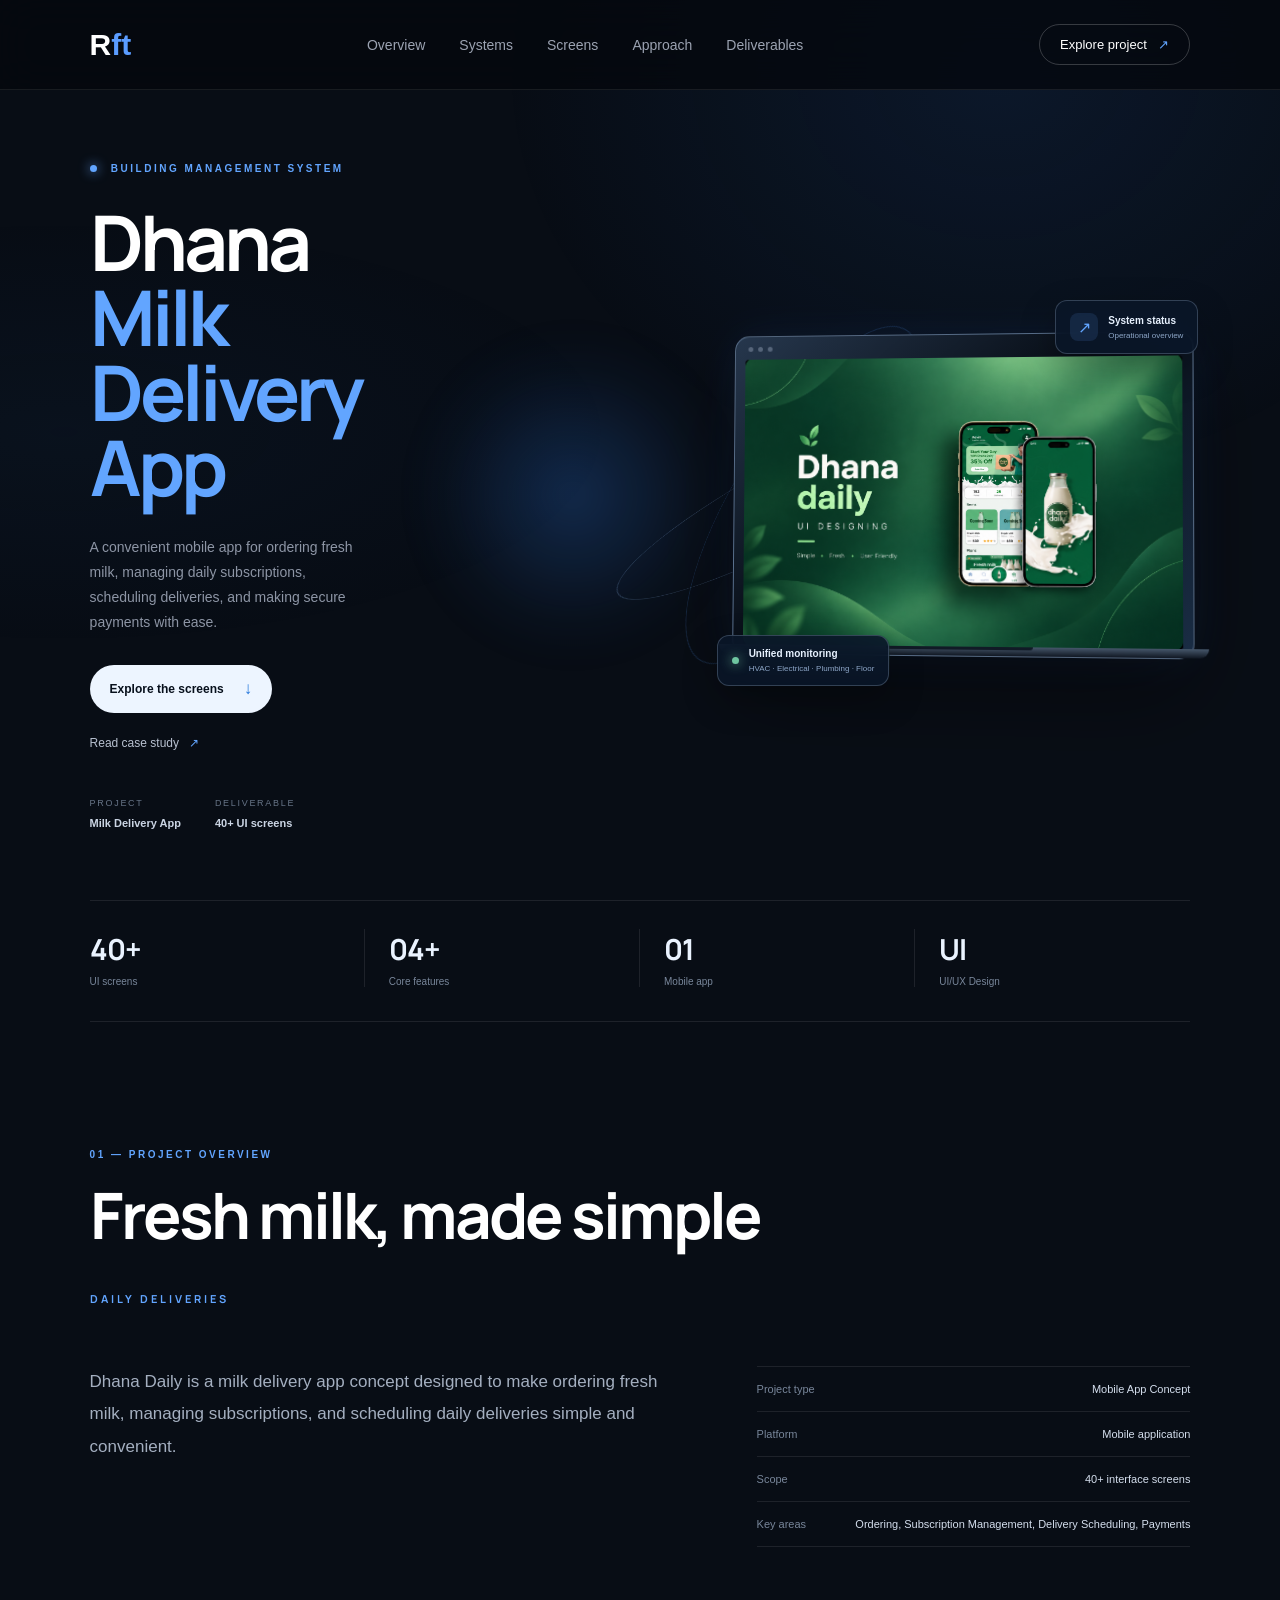
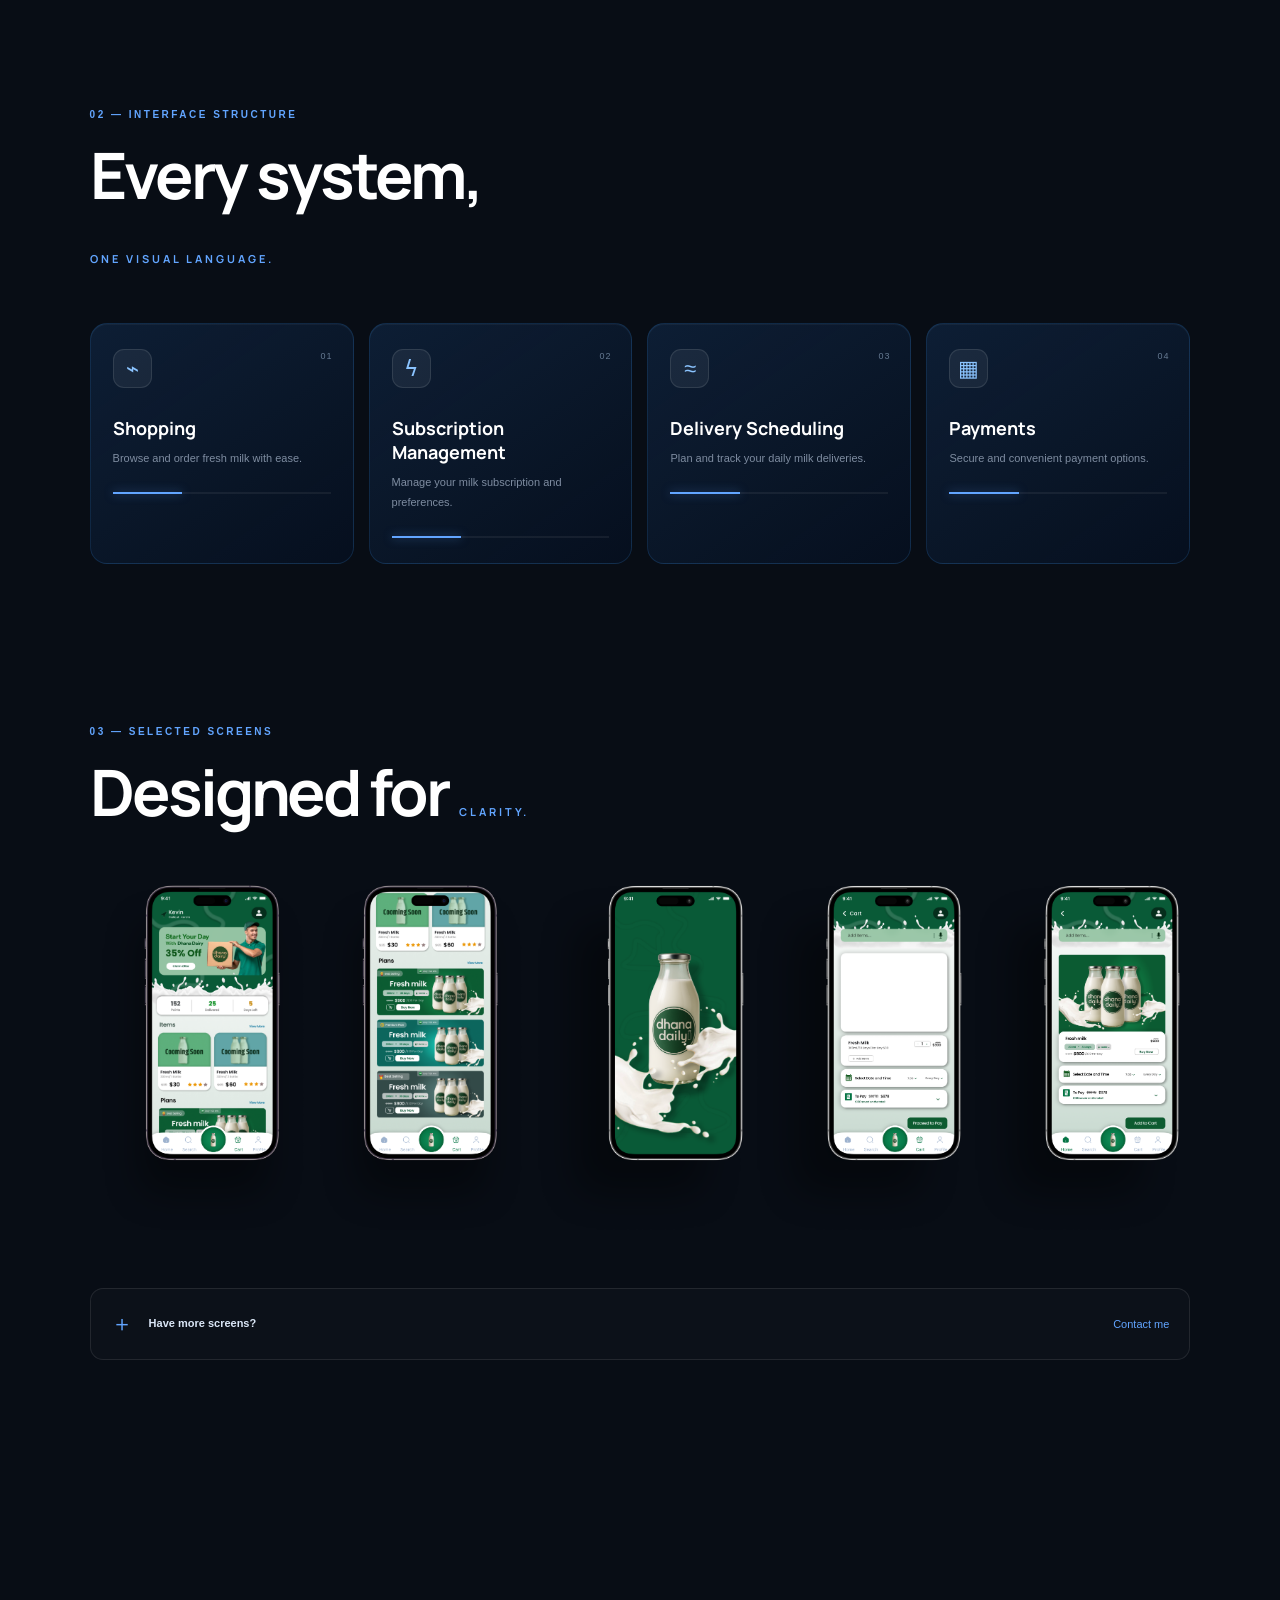
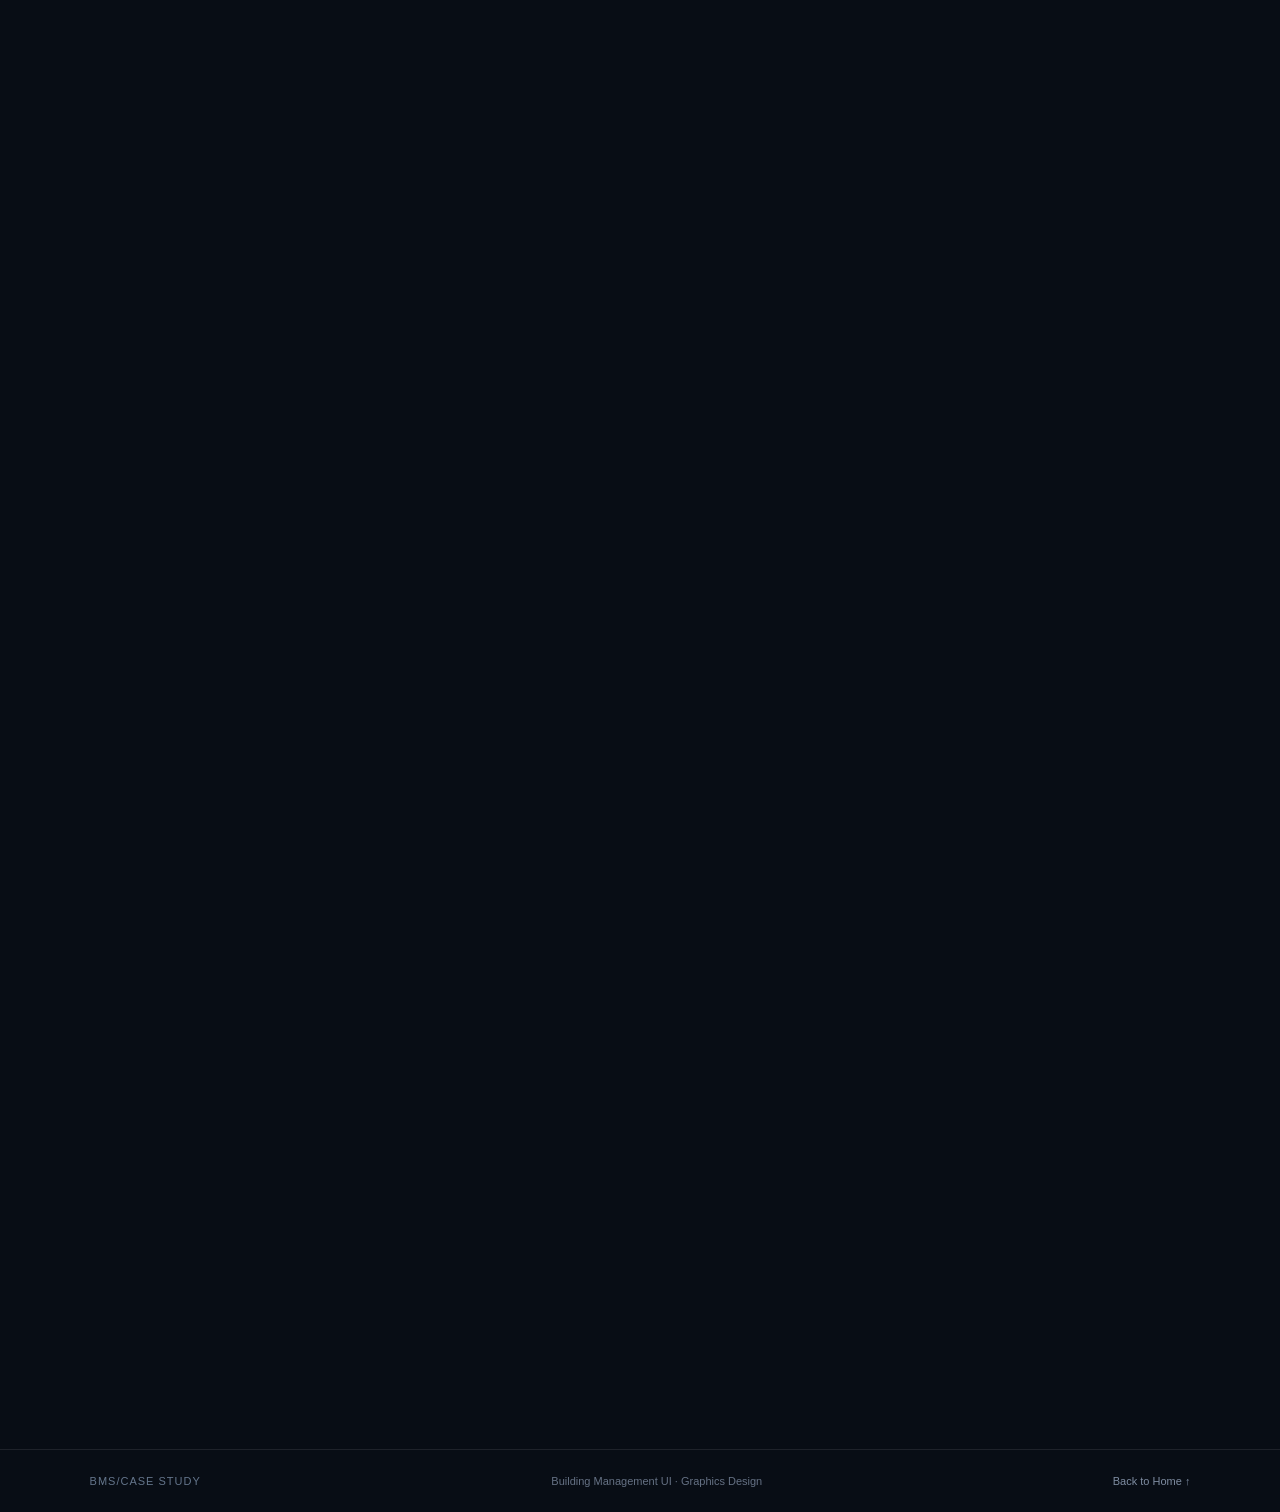
<file: dhana.html>
<!DOCTYPE html>
<html lang="en">
<head>
  <meta charset="UTF-8">
  <meta name="viewport" content="width=device-width, initial-scale=1.0">
  <meta name="theme-color" content="#080d15">
  <meta name="description" content="Building Management System graphics case study by Rinsha Fathima.">
  <title>Rinsha Fathima | BMS Graphics Case Study</title>
  <link rel="stylesheet" href="apple.css">
</head>
<body>
  <header class="navbar">
    <a href="#top" class="logo" aria-label="Rinsha Fathima home">R<span>ft</span></a>
    <nav class="nav-links" id="navLinks" aria-label="Main navigation">
      <a href="#overview">Overview</a><a href="#systems">Systems</a><a href="#screens">Screens</a>
      <a href="#approach">Approach</a><a href="#deliverables">Deliverables</a>
    </nav>
    <a href="#screens" class="talk-btn">Explore project <span>↗</span></a>
    <button class="menu-btn" id="menuBtn" aria-label="Open navigation" aria-expanded="false">☰</button>
  </header>

  <main id="top">
    <section class="hero section-wrap">
      <div class="hero-copy reveal">
        <p class="eyebrow"><span class="status-dot"></span> BUILDING MANAGEMENT SYSTEM</p>
        <h1>Dhana<br><span>Milk Delivery App</span></h1> 
        <p class="hero-description">A convenient mobile app for ordering fresh milk, managing daily subscriptions, scheduling deliveries, and making secure payments with ease.</p>
        <div class="hero-actions">
          <a class="button button-primary" href="#screens">Explore the screens <span>↓</span></a>
          <a class="text-link" href="#overview">Read case study <span>↗</span></a>
        </div>
        <div class="hero-meta">
          <div><span class="meta-label">PROJECT</span><strong>Milk Delivery App</strong></div>
          <div><span class="meta-label">DELIVERABLE</span><strong>40+ UI screens</strong></div>
        </div>
      </div>
      <div class="hero-visual reveal" aria-label="Main project screenshot preview">
        <div class="visual-orbit orbit-one"></div><div class="visual-orbit orbit-two"></div>
        <div class="floating-tag tag-top"><span class="tag-icon">↗</span><span><b>System status</b><small>Operational overview</small></span></div>
        <div class="device-frame">
          <div class="device-top"><span></span><span></span><span></span></div>
          <div class="device-screen">
            <img src="dhana mockup.png" alt="Main BMS dashboard" onerror="this.style.display='none';this.nextElementSibling.style.display='grid'">
            <div class="image-placeholder"><span class="placeholder-icon">＋</span><b>Add your main dashboard screenshot</b><small>images/dashboard-main.png</small></div>
          </div><div class="device-base"></div>
        </div>
        <div class="floating-tag tag-bottom"><span class="pulse"></span><span><b>Unified monitoring</b><small>HVAC · Electrical · Plumbing · Floor</small></span></div>
        <div class="visual-caption"><span></span></div>
      </div>
    </section>

    <section class="stats section-wrap reveal" aria-label="Project highlights">
      <div><span class="stat-number">40+</span><span class="stat-label">UI screens</span></div>
      <div><span class="stat-number">04+</span><span class="stat-label">Core features</span></div>
      <div><span class="stat-number">01</span><span class="stat-label">Mobile app</span></div>
      <div><span class="stat-number">UI</span><span class="stat-label">UI/UX Design</span></div>
    </section>

    <section class="content-section section-wrap reveal" id="overview">
      <div class="section-heading"><p class="eyebrow">01 — PROJECT OVERVIEW</p><h2>Fresh milk, made simple<br><span>Daily deliveries</span></h2></div>
      <div class="overview-grid">
        <p class="overview-lead">
Dhana Daily is a milk delivery app concept designed to make ordering fresh milk, managing subscriptions, and scheduling daily deliveries simple and convenient.</p>
        <div class="overview-details">
          <div><span>Project type</span><b>Mobile App Concept</b></div>
          <div><span>Platform</span><b>Mobile application</b></div>
          <div><span>Scope</span><b>40+ interface screens</b></div>
          <div><span>Key areas</span><b>Ordering, Subscription Management, Delivery Scheduling, Payments</b></div>
        </div>
      </div>

    </section>

    <section class="content-section section-wrap reveal" id="systems">
      <div class="section-heading row-heading"><div><p class="eyebrow">02 — INTERFACE STRUCTURE</p><h2>Every system,<br><span>one visual language.</span></h2></div><p class="section-intro"></p></div>
      <div class="system-grid">
        <article class="system-card"><div class="system-icon">⌁</div><span class="card-index">01</span><h3>Shopping</h3><p> Browse and order fresh milk with ease.</p><div class="card-line"><span></span></div></article>
        <article class="system-card"><div class="system-icon">ϟ</div><span class="card-index">02</span><h3>Subscription Management</h3><p>Manage your milk subscription and preferences.</p><div class="card-line"><span></span></div></article>
        <article class="system-card"><div class="system-icon">≈</div><span class="card-index">03</span><h3>Delivery Scheduling</h3><p>Plan and track your daily milk deliveries.</p><div class="card-line"><span></span></div></article>
        <article class="system-card"><div class="system-icon">▦</div><span class="card-index">04</span><h3>Payments</h3><p>Secure and convenient payment options.</p><div class="card-line"><span></span></div></article>
      </div>
    </section>
<section class="content-section section-wrap reveal" id="screens">
  <div class="section-heading row-heading">
    <div>
      <p class="eyebrow">03 — SELECTED SCREENS</p>
      <h2>Designed for <span>clarity.</span></h2>
    </div>
    <p class="section-intro"></p>
  </div>

  <div class="dhana-gallery">
    <img src="dhana screen-01.png" alt="Screen 1">
    <img src="dhana screen-02.png" alt="Screen 2">
    <img src="dhana screen-03.png" alt="Screen 3">
    <img src="dhana screen-04.png" alt="Screen 4">
    <img src="dhana screen-05.png" alt="Screen 5">
  </div>

  <div class="gallery-note">
    <span class="note-symbol">＋</span>
    <p><b>Have more screens?</b><br></p>
    <a href="index.html">Contact me</a>
  </div>
</section>
    <section class="content-section section-wrap process-section reveal" id="approach">
      <div class="section-heading"><p class="eyebrow">04 — DESIGN APPROACH</p><h2>Structure first.<br><span>Details with purpose.</span></h2></div>
      <div class="process-list">
        <article><span>01</span><div><h3>Easy navigation</h3><p>Organised screens to users find milk products and features quickly.</p></div><span class="process-mark">↗</span></article>
        <article><span>02</span><div><h3>Visual consistency</h3><p>Used fresh green tones,clean layouts,and readable typography.</p></div><span class="process-mark">↗</span></article>
        <article><span>03</span><div><h3>Smooth ordering</h3><p>Designed a simple flow from product selection to checkout and payment.</p></div><span class="process-mark">↗</span></article>
        <article><span>04</span><div><h3>Final deliverables</h3><p>A cohesive set of UI mockups that provide a seamless user experience.</p></div><span class="process-mark">↗</span></article>
      </div>
    </section>

    <section class="deliverables section-wrap reveal" id="deliverables">
      <div class="deliverable-glow"></div><p class="eyebrow">05 — FINAL DELIVERABLES</p>
      <h2>40+ screens.<br><span>One connected experience.</span></h2>
      <p>A cohesive set of mobile app screens designed to make milk ordering, daily subscriptions, and delivery management simple and convenient.</p>
      <div class="deliverable-preview"><div class="mini-screen mini-one"><span></span><span></span><span></span><span></span></div><div class="mini-screen mini-two"><span></span><span></span><span></span><span></span></div><div class="mini-screen mini-three">
        <span></span><span></span><span></span><span></span></div><div class="deliverable-count"><strong>40+</strong><span>UI MOCKUP SCREENS</span></div></div>
      <a class="button button-primary" href="#screens">Back to selected screens <span>↑</span></a>
    </section>
  </main>
  <footer class="site-footer">
    <a class="brand" href="#top"><span><span class="muted">BMS/CASE STUDY</span></span></a>
    <p class="pp">Building Management UI · Graphics Design</p>
    <a href="index.html" class="back-top">Back to Home ↑</a>
  </footer>


   <script src="apple.js"></script>
</body>
</html>
</file>
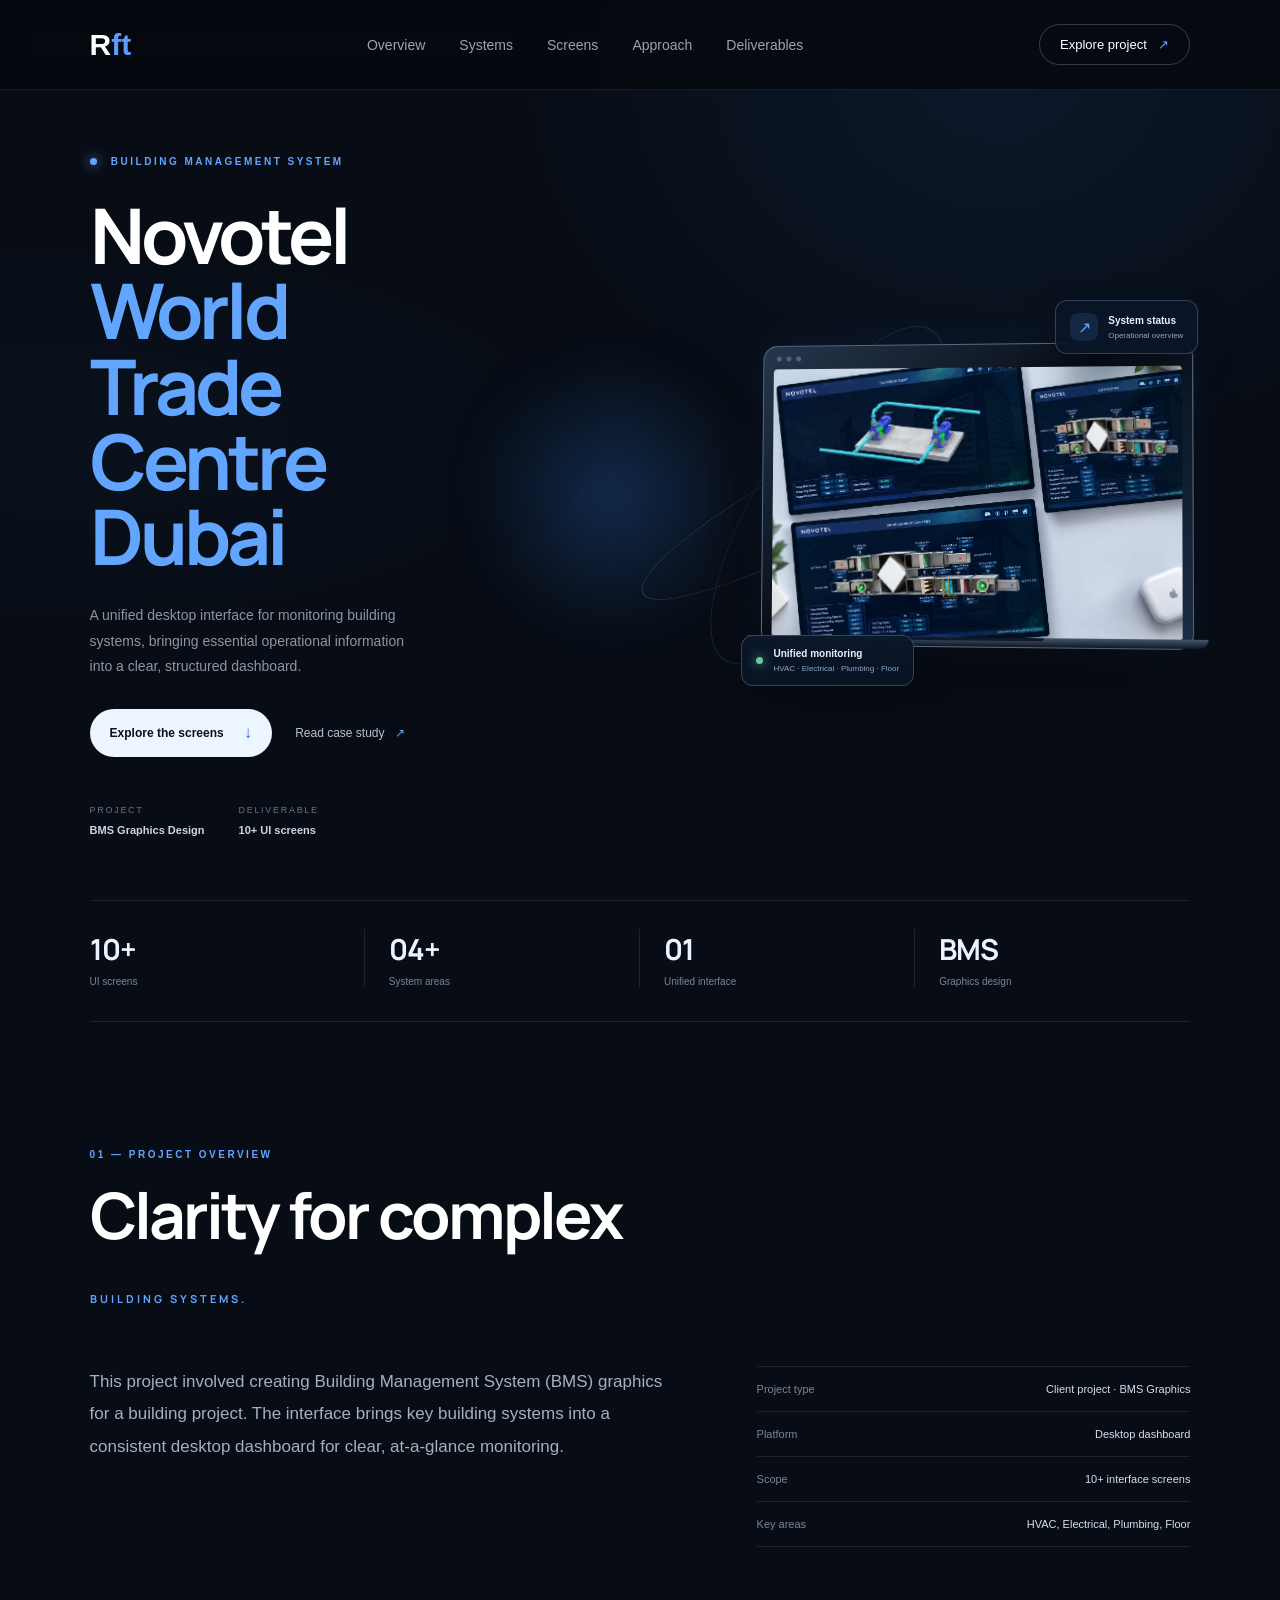
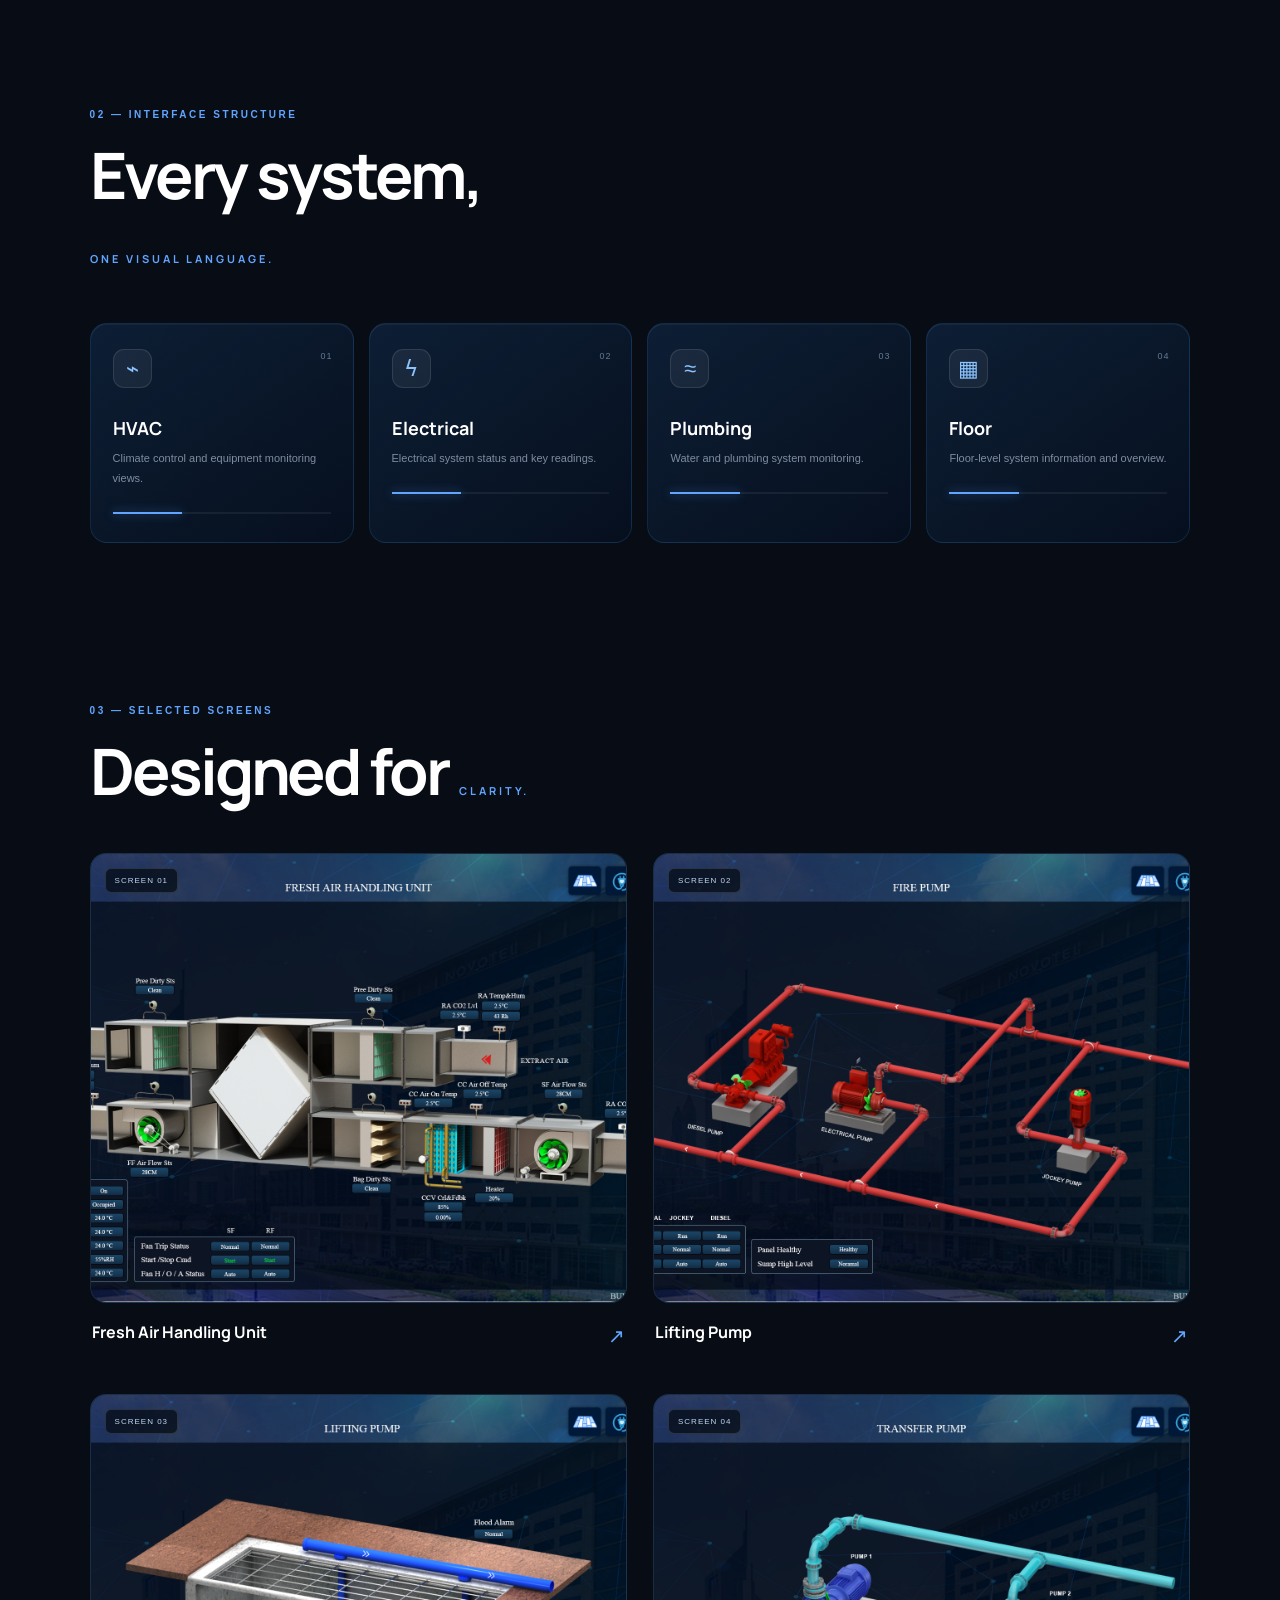
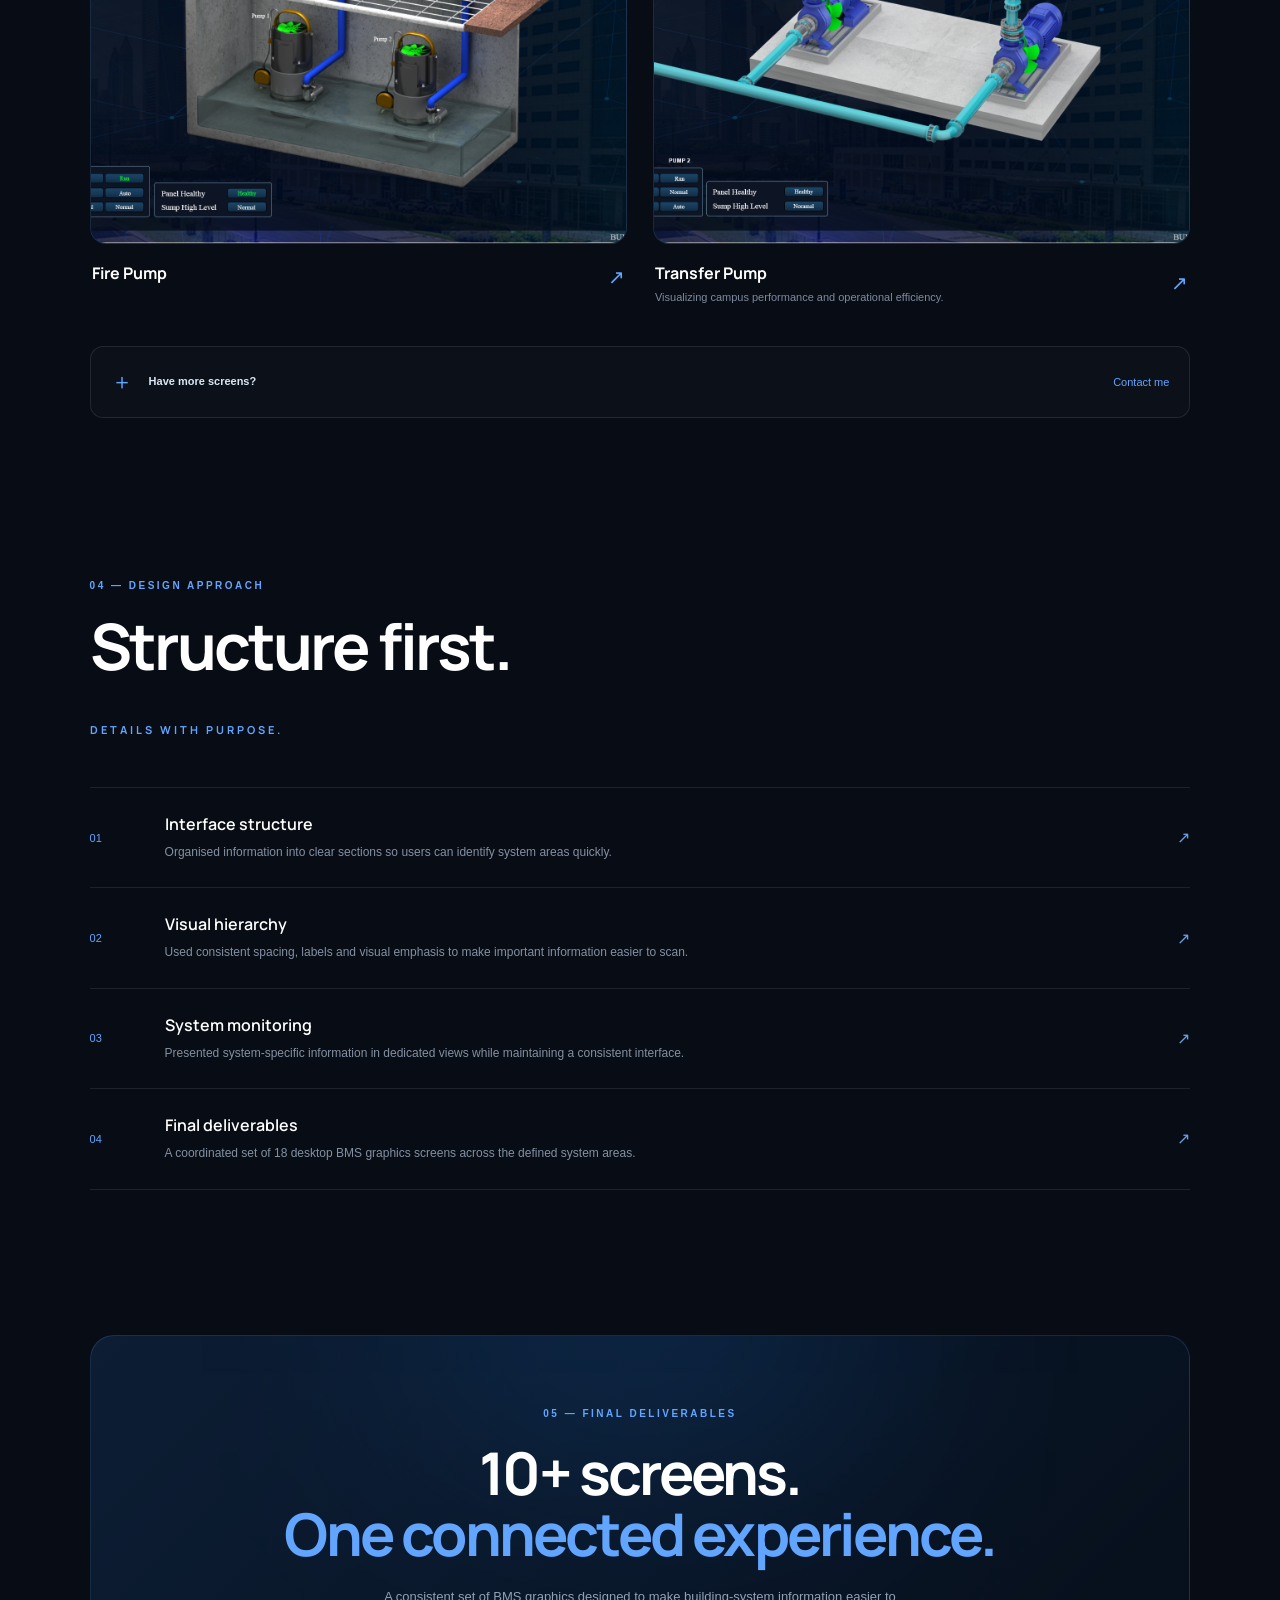
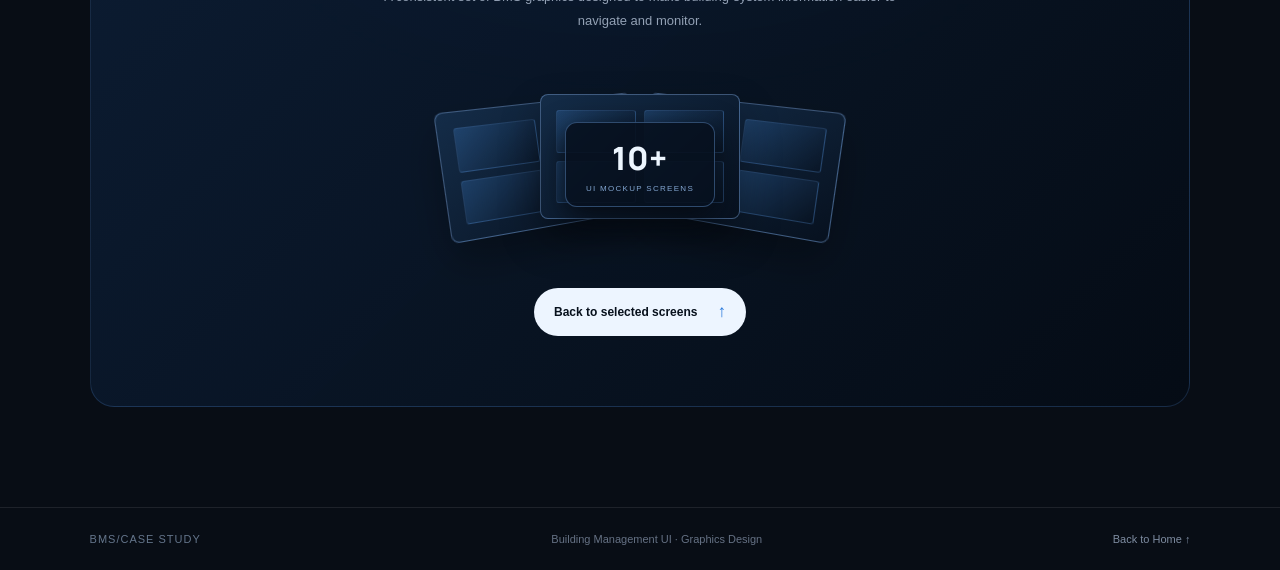
<file: Novotel.html>
<!DOCTYPE html>
<html lang="en">
<head>
  <meta charset="UTF-8">
  <meta name="viewport" content="width=device-width, initial-scale=1.0">
  <meta name="theme-color" content="#080d15">
  <meta name="description" content="Building Management System graphics case study by Rinsha Fathima.">
  <title>Rinsha Fathima | BMS Graphics Case Study</title>
  <link rel="stylesheet" href="apple.css">
</head>
<body>
  <header class="navbar">
    <a href="#top" class="logo" aria-label="Rinsha Fathima home">R<span>ft</span></a>
    <nav class="nav-links" id="navLinks" aria-label="Main navigation">
      <a href="#overview">Overview</a><a href="#systems">Systems</a><a href="#screens">Screens</a>
      <a href="#approach">Approach</a><a href="#deliverables">Deliverables</a>
    </nav>
    <a href="#screens" class="talk-btn">Explore project <span>↗</span></a>
    <button class="menu-btn" id="menuBtn" aria-label="Open navigation" aria-expanded="false">☰</button>
  </header>

  <main id="top">
    <section class="hero section-wrap">
      <div class="hero-copy reveal">
        <p class="eyebrow"><span class="status-dot"></span> BUILDING MANAGEMENT SYSTEM</p>
        <h1>Novotel<br><span>World Trade Centre Dubai</span></h1> 
        <p class="hero-description">A unified desktop interface for monitoring building systems, bringing essential operational information into a clear, structured dashboard.</p>
        <div class="hero-actions">
          <a class="button button-primary" href="#screens">Explore the screens <span>↓</span></a>
          <a class="text-link" href="#overview">Read case study <span>↗</span></a>
        </div>
        <div class="hero-meta">
          <div><span class="meta-label">PROJECT</span><strong>BMS Graphics Design</strong></div>
          <div><span class="meta-label">DELIVERABLE</span><strong>10+ UI screens</strong></div>
        </div>
      </div>
      <div class="hero-visual reveal" aria-label="Main project screenshot preview">
        <div class="visual-orbit orbit-one"></div><div class="visual-orbit orbit-two"></div>
        <div class="floating-tag tag-top"><span class="tag-icon">↗</span><span><b>System status</b><small>Operational overview</small></span></div>
        <div class="device-frame">
          <div class="device-top"><span></span><span></span><span></span></div>
          <div class="device-screen">
            <img src="Novotel Mockup.jpeg" alt="Main BMS dashboard" onerror="this.style.display='none';this.nextElementSibling.style.display='grid'">
            <div class="image-placeholder"><span class="placeholder-icon">＋</span><b>Add your main dashboard screenshot</b><small>images/dashboard-main.png</small></div>
          </div><div class="device-base"></div>
        </div>
        <div class="floating-tag tag-bottom"><span class="pulse"></span><span><b>Unified monitoring</b><small>HVAC · Electrical · Plumbing · Floor</small></span></div>
        <div class="visual-caption"><span></span></div>
      </div>
    </section>

    <section class="stats section-wrap reveal" aria-label="Project highlights">
      <div><span class="stat-number">10+</span><span class="stat-label">UI screens</span></div>
      <div><span class="stat-number">04+</span><span class="stat-label">System areas</span></div>
      <div><span class="stat-number">01</span><span class="stat-label">Unified interface</span></div>
      <div><span class="stat-number">BMS</span><span class="stat-label">Graphics design</span></div>
    </section>

    <section class="content-section section-wrap reveal" id="overview">
      <div class="section-heading"><p class="eyebrow">01 — PROJECT OVERVIEW</p><h2>Clarity for complex<br><span>building systems.</span></h2></div>
      <div class="overview-grid">
        <p class="overview-lead">This project involved creating Building Management System (BMS) graphics for a building project. The interface brings key building systems into a consistent desktop dashboard for clear, at-a-glance monitoring.</p>
        <div class="overview-details">
          <div><span>Project type</span><b>Client project · BMS Graphics</b></div>
          <div><span>Platform</span><b>Desktop dashboard</b></div>
          <div><span>Scope</span><b>10+ interface screens</b></div>
          <div><span>Key areas</span><b>HVAC, Electrical, Plumbing, Floor</b></div>
        </div>
      </div>

    </section>

    <section class="content-section section-wrap reveal" id="systems">
      <div class="section-heading row-heading"><div><p class="eyebrow">02 — INTERFACE STRUCTURE</p><h2>Every system,<br><span>one visual language.</span></h2></div><p class="section-intro"></p></div>
      <div class="system-grid">
        <article class="system-card"><div class="system-icon">⌁</div><span class="card-index">01</span><h3>HVAC</h3><p>Climate control and equipment monitoring views.</p><div class="card-line"><span></span></div></article>
        <article class="system-card"><div class="system-icon">ϟ</div><span class="card-index">02</span><h3>Electrical</h3><p>Electrical system status and key readings.</p><div class="card-line"><span></span></div></article>
        <article class="system-card"><div class="system-icon">≈</div><span class="card-index">03</span><h3>Plumbing</h3><p>Water and plumbing system monitoring.</p><div class="card-line"><span></span></div></article>
        <article class="system-card"><div class="system-icon">▦</div><span class="card-index">04</span><h3>Floor</h3><p>Floor-level system information and overview.</p><div class="card-line"><span></span></div></article>
      </div>
    </section>

    <section class="content-section section-wrap reveal" id="screens">
      <div class="section-heading row-heading"><div><p class="eyebrow">03 — SELECTED SCREENS</p><h2>Designed for <span>clarity.</span></h2></div><p class="section-intro"></p></div>
      <div class="screen-grid" id="screenGrid">
        <article class="screen-card screen-featured"><div class="screen-image"><img src="novotel screen-01.png" alt="Overview dashboard screen" onerror="this.style.display='none';this.nextElementSibling.style.display='grid'"><div class="image-placeholder"><span class="placeholder-icon">＋</span><b>Overview dashboard</b><small>images/screen-01.png</small></div><span class="screen-number">SCREEN 01</span></div><div class="screen-info"><div><h3>Fresh Air Handling Unit</h3><p></p></div><span class="screen-arrow">↗</span></div></article>
        <article class="screen-card"><div class="screen-image"><img src="novotel screen-02.png" alt="HVAC monitoring screen" onerror="this.style.display='none';this.nextElementSibling.style.display='grid'"><div class="image-placeholder"><span class="placeholder-icon">＋</span><b>HVAC monitoring</b><small>images/screen-02.png</small></div><span class="screen-number">SCREEN 02</span></div><div class="screen-info"><div><h3>Lifting Pump</h3><p></p></div><span class="screen-arrow">↗</span></div></article>
        <article class="screen-card"><div class="screen-image"><img src="novotel screen-03.png" alt="Electrical system screen" onerror="this.style.display='none';this.nextElementSibling.style.display='grid'"><div class="image-placeholder"><span class="placeholder-icon">＋</span><b>Electrical systems</b><small>images/screen-03.png</small></div><span class="screen-number">SCREEN 03</span></div><div class="screen-info"><div><h3>Fire Pump</h3><p></p></div><span class="screen-arrow">↗</span></div></article>
        <article class="screen-card"><div class="screen-image"><img src="novotel screen-04.png" alt="Plumbing system screen" onerror="this.style.display='none';this.nextElementSibling.style.display='grid'"><div class="image-placeholder"><span class="placeholder-icon">＋</span><b>Plumbing systems</b><small>images/screen-04.png</small></div><span class="screen-number">SCREEN 04</span></div><div class="screen-info"><div><h3> Transfer Pump</h3><p> Visualizing campus performance and operational efficiency.</p></div><span class="screen-arrow">↗</span></div></article>
            </div>
      <div class="gallery-note"><span class="note-symbol">＋</span><p><b>Have more screens?</b><br></p><a href="index.html">Contact me </a></div>
    </section>

    <section class="content-section section-wrap process-section reveal" id="approach">
      <div class="section-heading"><p class="eyebrow">04 — DESIGN APPROACH</p><h2>Structure first.<br><span>Details with purpose.</span></h2></div>
      <div class="process-list">
        <article><span>01</span><div><h3>Interface structure</h3><p>Organised information into clear sections so users can identify system areas quickly.</p></div><span class="process-mark">↗</span></article>
        <article><span>02</span><div><h3>Visual hierarchy</h3><p>Used consistent spacing, labels and visual emphasis to make important information easier to scan.</p></div><span class="process-mark">↗</span></article>
        <article><span>03</span><div><h3>System monitoring</h3><p>Presented system-specific information in dedicated views while maintaining a consistent interface.</p></div><span class="process-mark">↗</span></article>
        <article><span>04</span><div><h3>Final deliverables</h3><p>A coordinated set of 18 desktop BMS graphics screens across the defined system areas.</p></div><span class="process-mark">↗</span></article>
      </div>
    </section>

    <section class="deliverables section-wrap reveal" id="deliverables">
      <div class="deliverable-glow"></div><p class="eyebrow">05 — FINAL DELIVERABLES</p>
      <h2>10+ screens.<br><span>One connected experience.</span></h2>
      <p>A consistent set of BMS graphics designed to make building-system information easier to navigate and monitor.</p>
      <div class="deliverable-preview"><div class="mini-screen mini-one"><span></span><span></span><span></span><span></span></div><div class="mini-screen mini-two"><span></span><span></span><span></span><span></span></div><div class="mini-screen mini-three">
        <span></span><span></span><span></span><span></span></div><div class="deliverable-count"><strong>10+</strong><span>UI MOCKUP SCREENS</span></div></div>
      <a class="button button-primary" href="#screens">Back to selected screens <span>↑</span></a>
    </section>
  </main>
  <footer class="site-footer">
    <a class="brand" href="#top"><span><span class="muted">BMS/CASE STUDY</span></span></a>
    <p class="pp">Building Management UI · Graphics Design</p>
    <a href="index.html" class="back-top">Back to Home ↑</a>
  </footer>


   <script src="apple.js"></script>
</body>
</html>
</file>
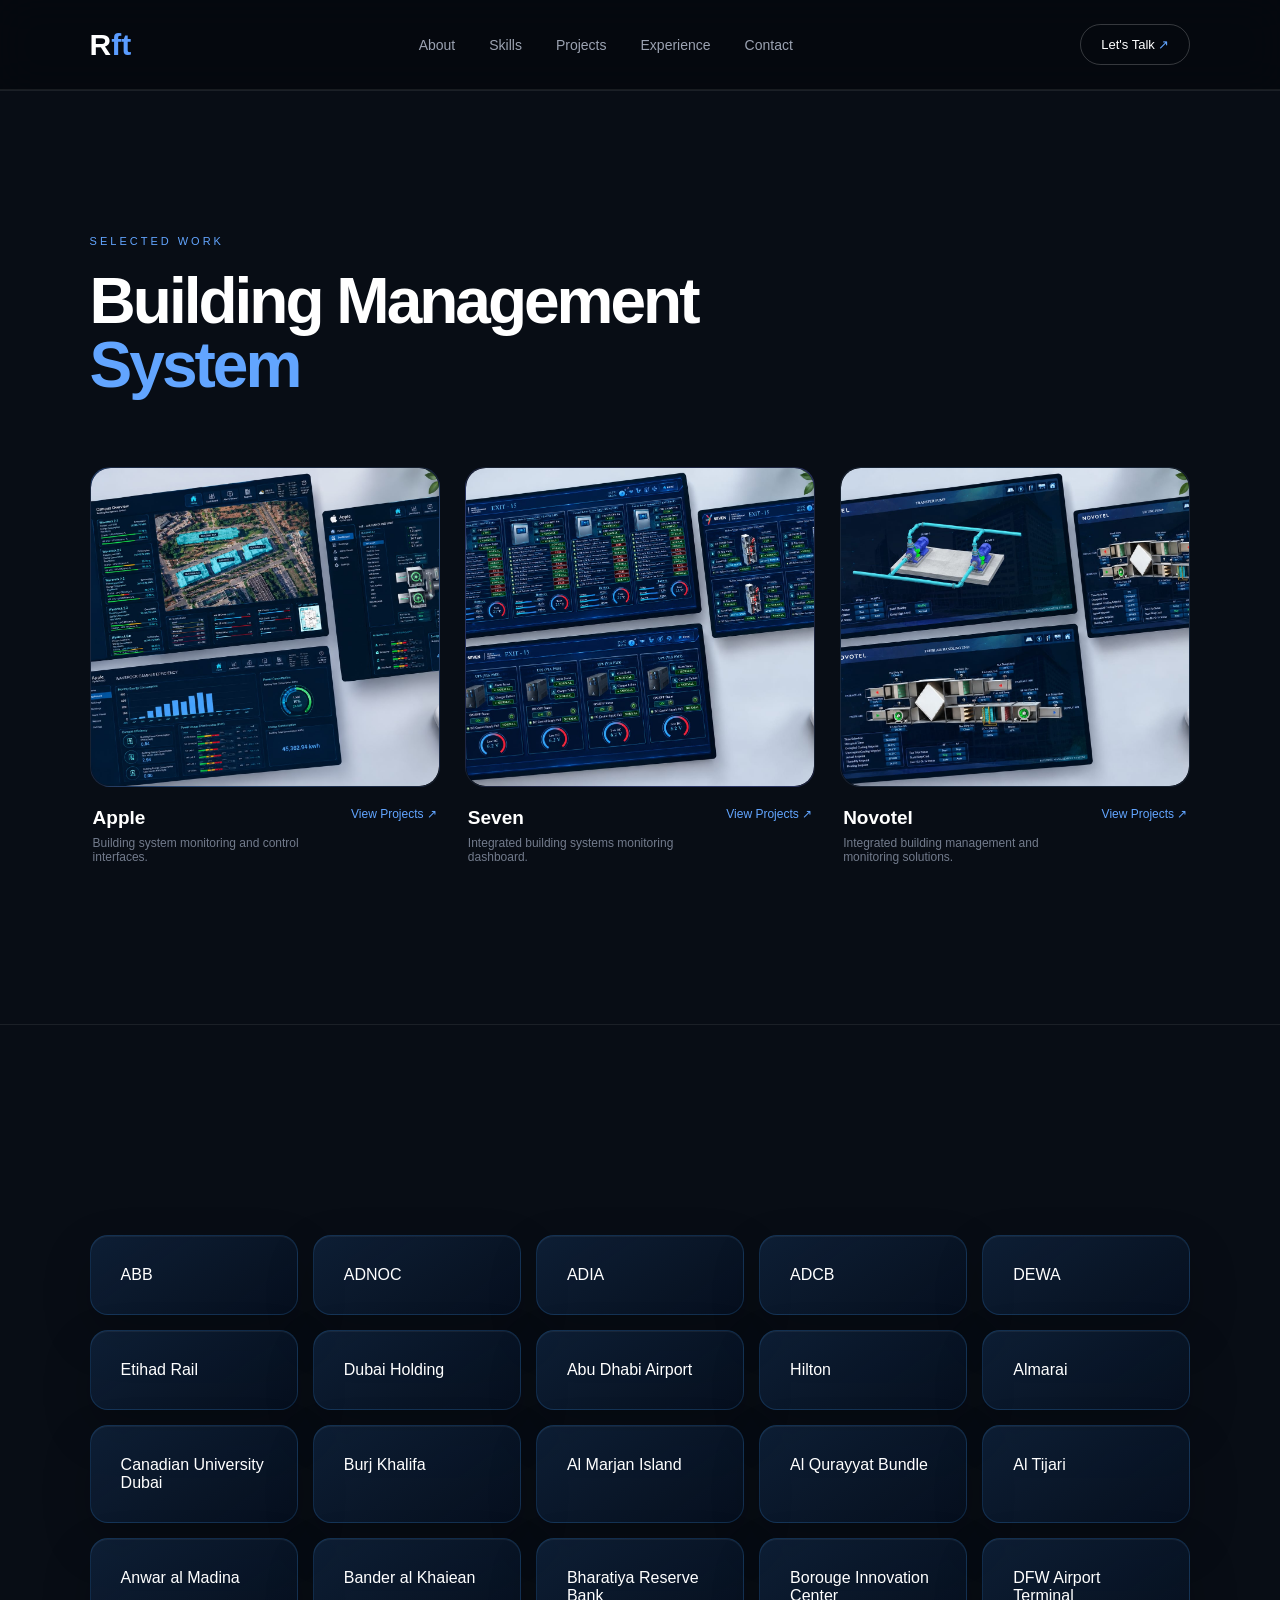
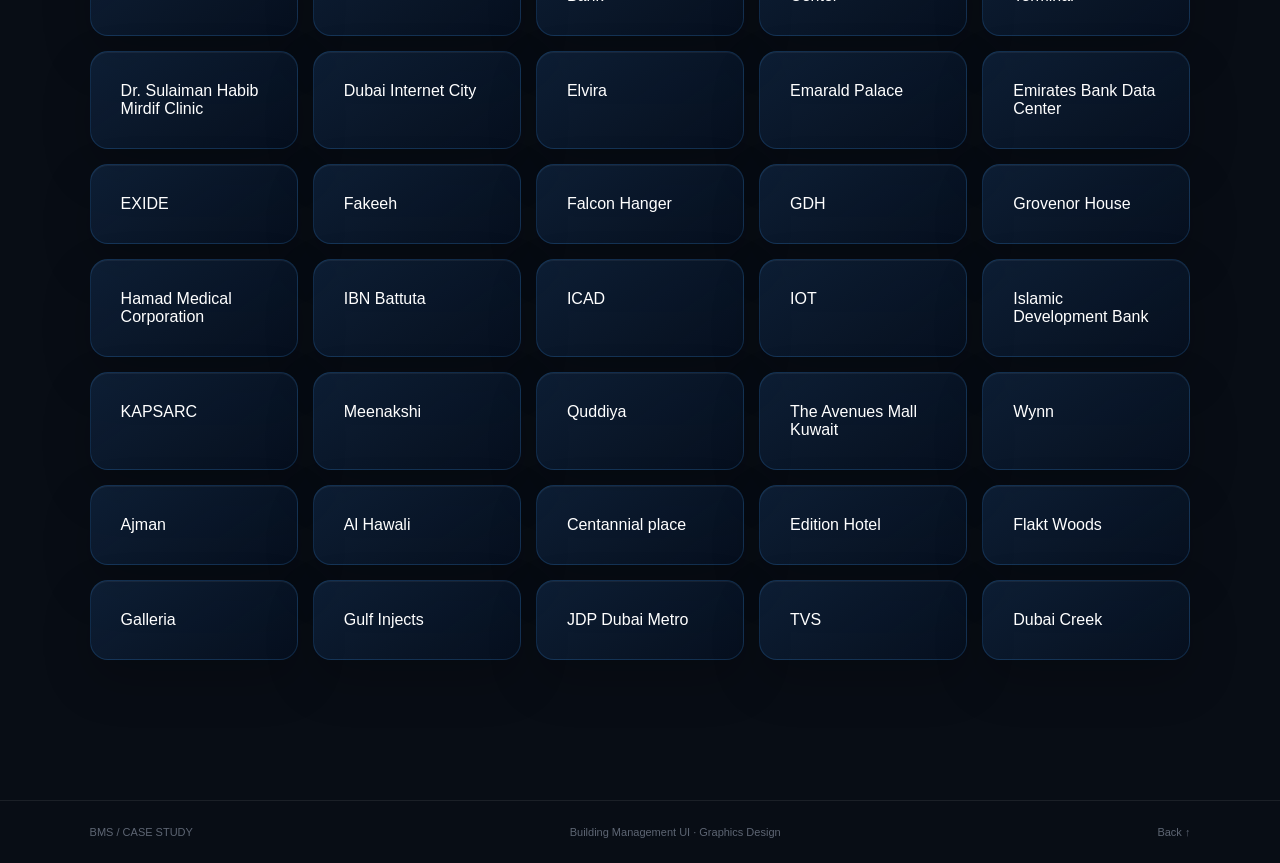
<file: Projects.html>
<!DOCTYPE html>
<html lang="en">
<head>
  <meta charset="UTF-8">
  <meta name="viewport" content="width=device-width, initial-scale=1.0">

  <title>Rinsha Fathima | UI/UX Designer</title>

  <link rel="stylesheet" href="style.css">
</head>
<body>

  <!-- NAVIGATION -->

  <header class="navbar">

    <a href="#" class="logo">R<span>ft</span></a>

    <nav class="nav-links">
      <a href="#about">About</a>
      <a href="#skills">Skills</a>
      <a href="#projects">Projects</a>
      <a href="#experience">Experience</a>
      <a href="#contact">Contact</a>
      
    </nav>

    <a href="#contact" class="talk-btn">
      Let's Talk <span>↗</span>
    </a>

    <button class="menu-btn">☰</button>

  </header>
  <!-- PROJECTS -->

 <section id="projects" class="projects section">

    <div class="section-heading">

      <span>Selected Work</span>

      <h2>
        Building Management
        <em>System</em>
      </h2>

    </div>


    <div class="projects-grid">

      <article class="project-card">
 
        <div  class="project-visual project-one">
         <img src="Apple Mockup.jpg" alt="Fathima">
        
        </div>

        <div class="project-details">

          <div>
            <h3>Apple</h3>
            <p>Building system monitoring and control interfaces.</p>
          </div>

          <a href="Apple.html">View Projects ↗</a>

        </div>

      </article>


      <article class="project-card">

        <div class="project-visual project-two">
          <img src="Seven Mockup.jpeg" alt="Fathima">
        </div>

        <div class="project-details">

          <div>
            <h3>Seven</h3>
            <p>Integrated building systems monitoring dashboard.</p>
          </div>

          <a href="Seven.html">View Projects ↗</a>

        </div>

      </article>


      <article class="project-card">

        <div class="project-visual project-three">
           <img src="Novotel Mockup.jpeg" alt="Fathima">
        </div>
        
        <div class="project-details">

          <div>
            <h3>Novotel</h3>
            <p>Integrated building management and monitoring solutions.</p>
          </div>

          <a href="Novotel.html">View Projects ↗</a>

        </div>

      </article>

    </div>

  </section>
   <section id="skills" class="skills section">
 <div class="skills-grid">

      <div class="skill-card1" >
        <p>ABB</p>
      </div>
      <div class="skill-card1" >
        <p>ADNOC</p>
      </div>
      <div class="skill-card1" >
        <p>ADIA</p>
      </div>
      <div class="skill-card1" >
        <p>ADCB</p>
      </div>
       <div class="skill-card1" >
        <p>DEWA</p>
      </div>
       <div class="skill-card1" >
        <p>Etihad Rail</p>
      </div>
       <div class="skill-card1" >
        <p>Dubai Holding</p>
      </div>
       <div class="skill-card1" >
        <p>Abu Dhabi Airport</p>
      </div>
       <div class="skill-card1" >
        <p>Hilton</p>
      </div>
       <div class="skill-card1" >
        <p>Almarai</p>
      </div>
       <div class="skill-card1" >
        <p>Canadian University Dubai</p>
      </div>
       <div class="skill-card1" >
        <p>Burj Khalifa</p>
      </div>
       <div class="skill-card1" >
        <p>Al Marjan Island</p>
      </div>
         <div class="skill-card1" >
        <p>Al Qurayyat Bundle</p>
      </div>
       <div class="skill-card1" >
        <p>Al Tijari</p>
      </div>
       <div class="skill-card1" >
        <p>Anwar al Madina</p>
      </div>
       <div class="skill-card1" >
        <p>Bander al Khaiean</p>
      </div>
       <div class="skill-card1" >
        <p>Bharatiya Reserve Bank</p>
      </div>
       <div class="skill-card1" >
        <p>Borouge Innovation Center</p>
      </div>
       <div class="skill-card1" >
        <p>DFW Airport Terminal</p>
      </div>
       <div class="skill-card1" >
        <p>Dr. Sulaiman Habib Mirdif Clinic</p>
      </div>
       <div class="skill-card1" >
        <p>Dubai Internet City</p>
      </div>
      <div class="skill-card1" >
        <p>Elvira</p>
      </div>
       <div class="skill-card1" >
        <p>Emarald Palace</p>
      </div>
       <div class="skill-card1" >
        <p>Emirates Bank Data Center</p>
      </div>
        <div class="skill-card1" >
        <p>EXIDE</p>
      </div>
       <div class="skill-card1" >
        <p>Fakeeh</p>
      </div>
       <div class="skill-card1" >
        <p>Falcon Hanger</p>
      </div>
      <div class="skill-card1" >
        <p>GDH</p>
      </div>
       <div class="skill-card1" >
        <p>Grovenor House</p>
      </div>
       <div class="skill-card1" >
        <p>Hamad Medical Corporation</p>
      </div>
       <div class="skill-card1" >
        <p>IBN Battuta</p>
      </div>
       <div class="skill-card1" >
        <p>ICAD</p>
      </div>
       <div class="skill-card1" >
        <p>IOT</p> </div>
          <div class="skill-card1" >
        <p>Islamic Development Bank</p>
      </div>
       <div class="skill-card1" >
        <p>KAPSARC</p>
      </div>
       <div class="skill-card1" >
        <p>Meenakshi</p>
      </div>
        <div class="skill-card1" >
        <p>Quddiya</p>
      </div>
       <div class="skill-card1" >
        <p>The Avenues Mall Kuwait</p>
      </div>
       <div class="skill-card1" >
        <p>Wynn</p>
      </div>
        <div class="skill-card1" >
        <p>Ajman</p>
      </div>
       <div class="skill-card1" >
        <p>Al Hawali</p>
      </div>
       <div class="skill-card1" >
        <p>Centannial place</p>
      </div>
        <div class="skill-card1" >
        <p>Edition Hotel</p>
      </div>
       <div class="skill-card1" >
        <p>Flakt Woods</p>
      </div>
       <div class="skill-card1" >
        <p>Galleria</p>
      </div>
        <div class="skill-card1" >
        <p>Gulf Injects</p>
      </div>
       <div class="skill-card1" >
        <p>JDP Dubai Metro</p>
      </div>
       <div class="skill-card1" >
        <p>TVS</p>
      </div>
      <div class="skill-card1" >
        <p>Dubai Creek</p>
      </div>
   


     


    
</div></section>

  <footer class="site-footer">
    <a class="brand" href="#top"><span class="brand-mark"></span><span>BMS <span class="muted">/ CASE STUDY</span></span></a>
    <p>Building Management UI · Graphics Design</p>
    <a href="index.html" class="back-top">Back ↑</a>
  </footer>



</body>
</html>
</file>
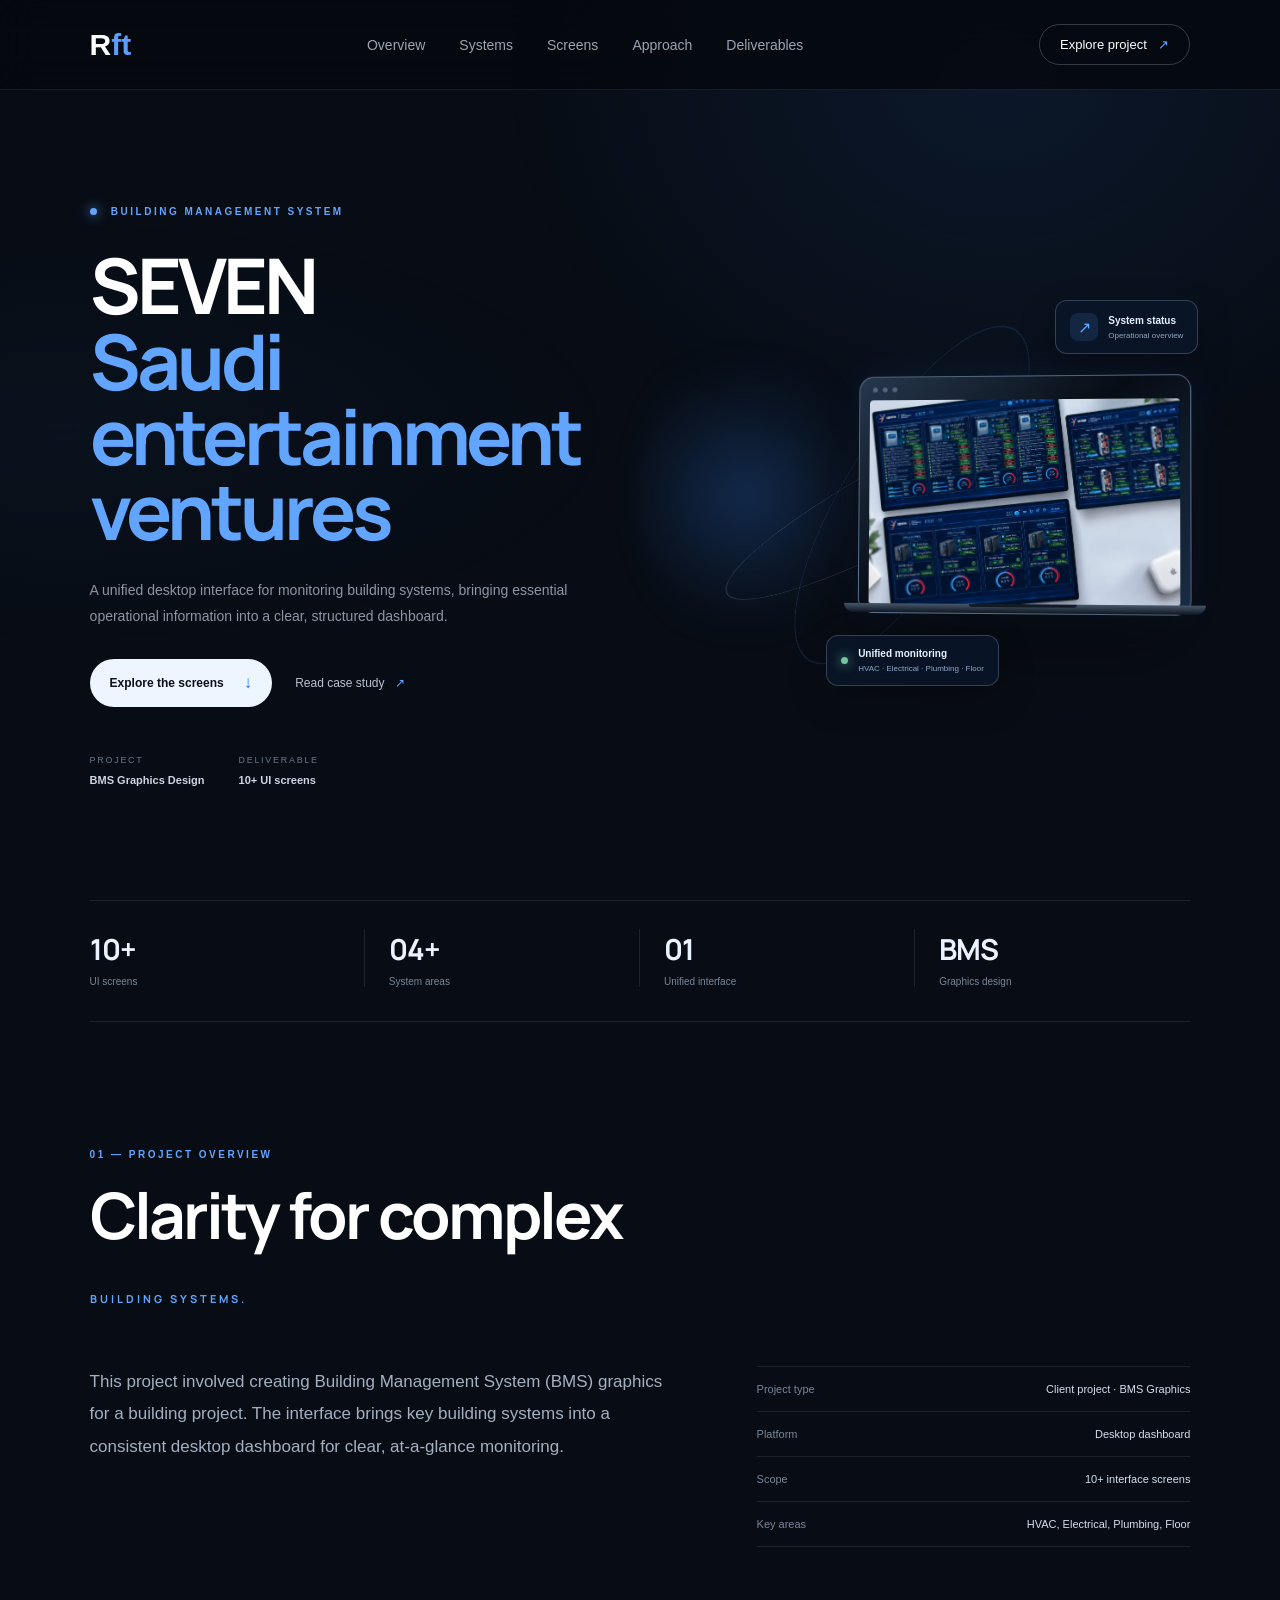
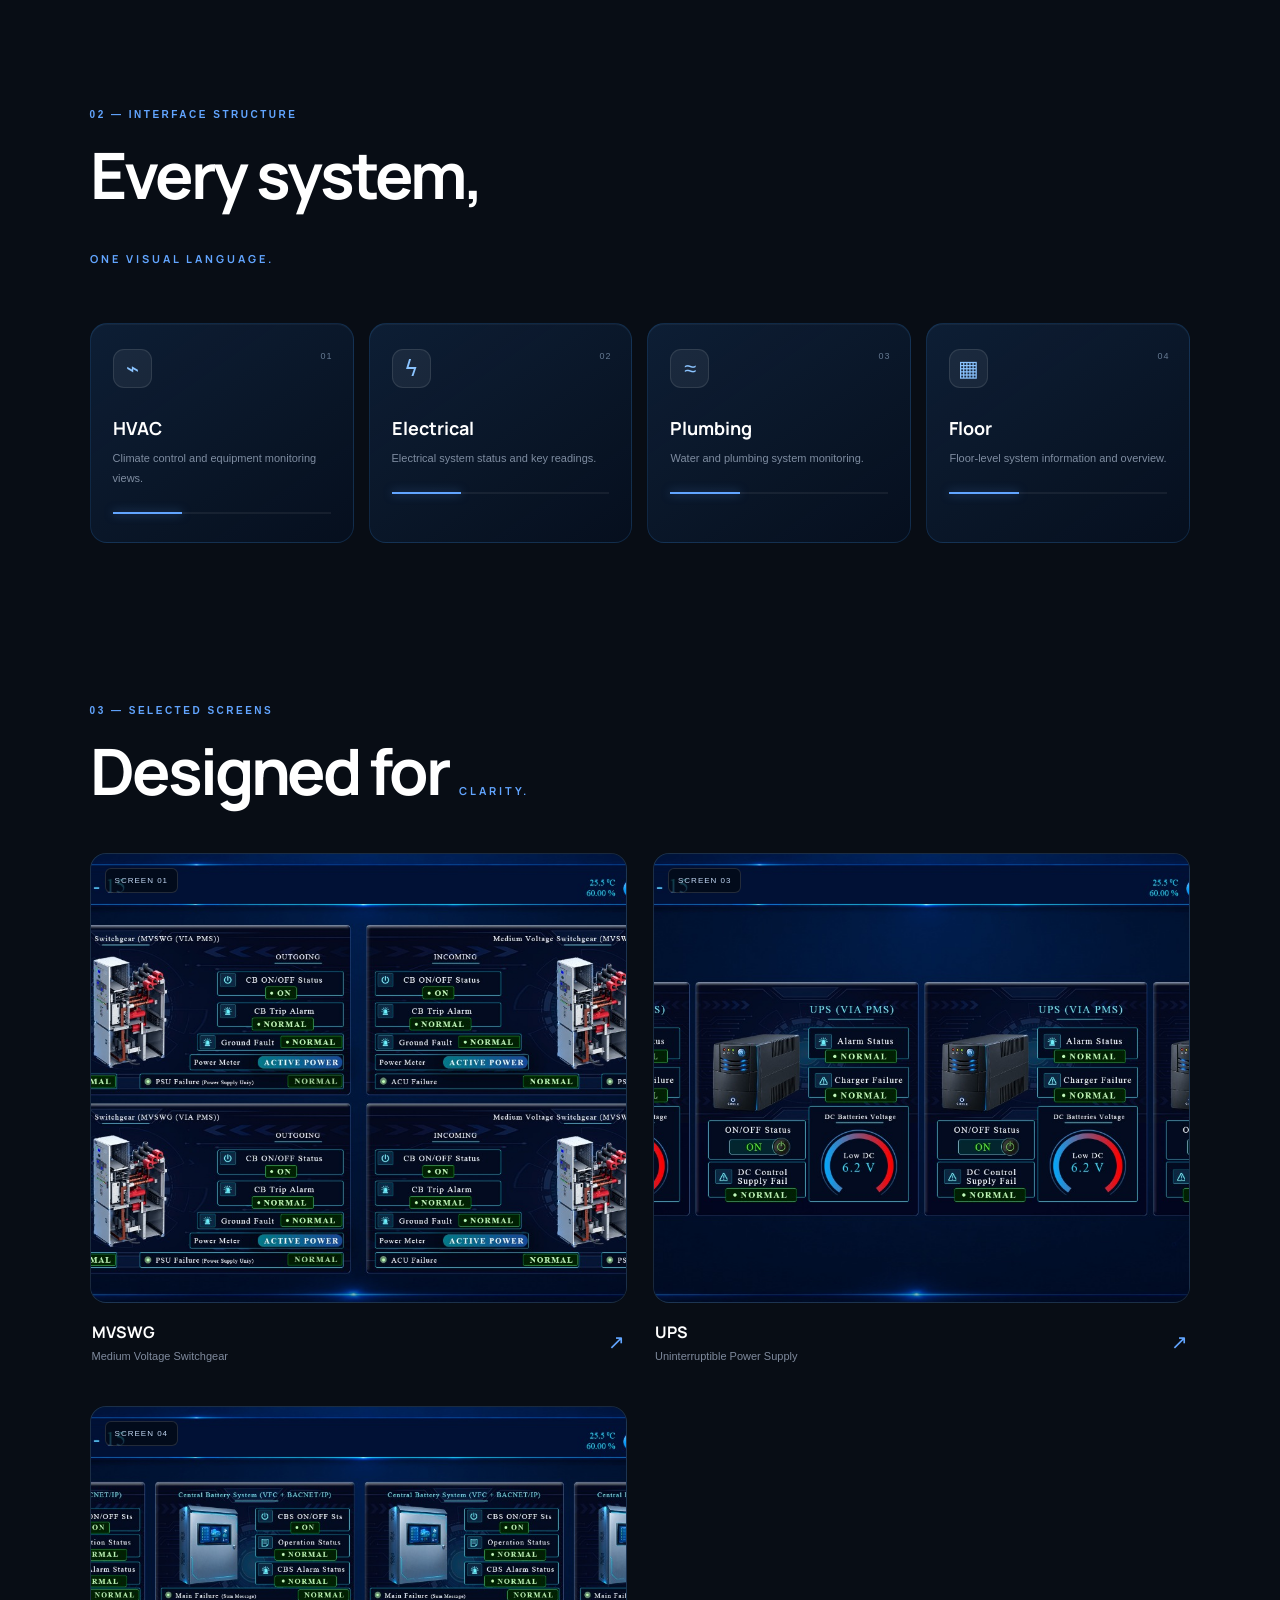
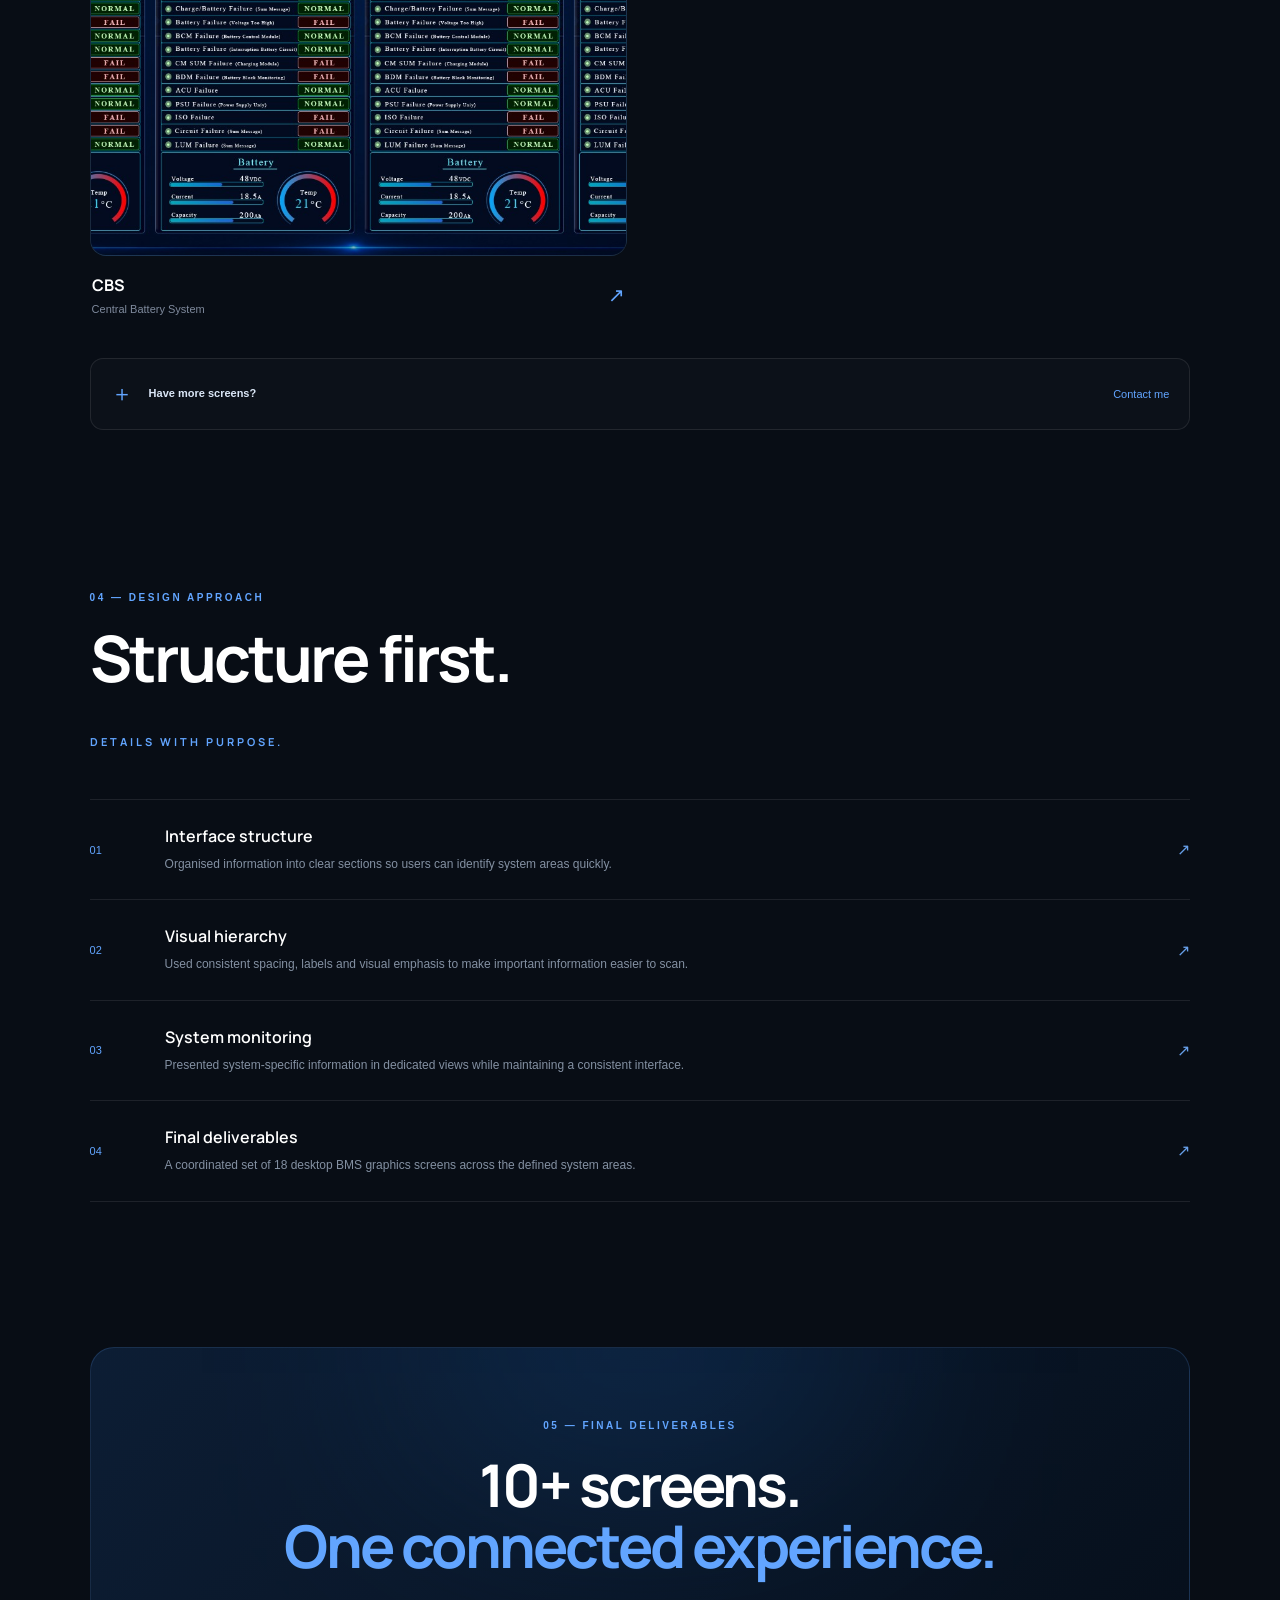
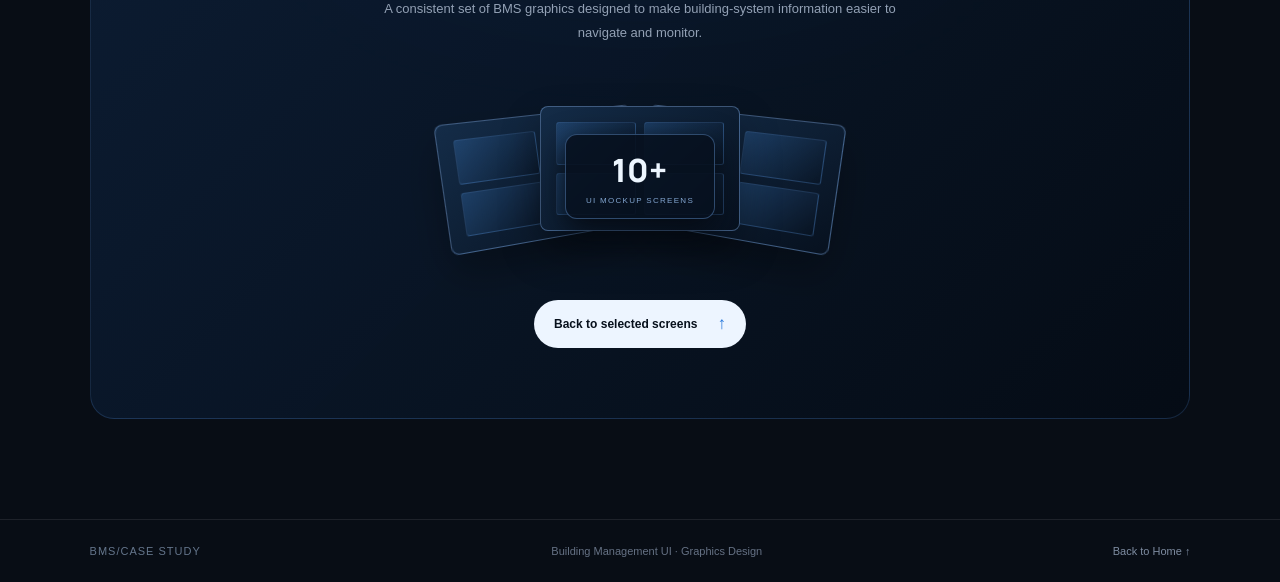
<file: Seven.html>
<!DOCTYPE html>
<html lang="en">
<head>
  <meta charset="UTF-8">
  <meta name="viewport" content="width=device-width, initial-scale=1.0">
  <meta name="theme-color" content="#080d15">
  <meta name="description" content="Building Management System graphics case study by Rinsha Fathima.">
  <title>Rinsha Fathima | BMS Graphics Case Study</title>
  <link rel="stylesheet" href="apple.css">
</head>
<body>
  <header class="navbar">
    <a href="#top" class="logo" aria-label="Rinsha Fathima home">R<span>ft</span></a>
    <nav class="nav-links" id="navLinks" aria-label="Main navigation">
      <a href="#overview">Overview</a><a href="#systems">Systems</a><a href="#screens">Screens</a>
      <a href="#approach">Approach</a><a href="#deliverables">Deliverables</a>
    </nav>
    <a href="#screens" class="talk-btn">Explore project <span>↗</span></a>
    <button class="menu-btn" id="menuBtn" aria-label="Open navigation" aria-expanded="false">☰</button>
  </header>

  <main id="top">
    <section class="hero section-wrap">
      <div class="hero-copy reveal">
        <p class="eyebrow"><span class="status-dot"></span> BUILDING MANAGEMENT SYSTEM</p>
        <h1>SEVEN<br><span>Saudi entertainment ventures </span></h1> 
        <p class="hero-description">A unified desktop interface for monitoring building systems, bringing essential operational information into a clear, structured dashboard.</p>
        <div class="hero-actions">
          <a class="button button-primary" href="#screens">Explore the screens <span>↓</span></a>
          <a class="text-link" href="#overview">Read case study <span>↗</span></a>
        </div>
        <div class="hero-meta">
          <div><span class="meta-label">PROJECT</span><strong>BMS Graphics Design</strong></div>
          <div><span class="meta-label">DELIVERABLE</span><strong>10+ UI screens</strong></div>
        </div>
      </div>
      <div class="hero-visual reveal" aria-label="Main project screenshot preview">
        <div class="visual-orbit orbit-one"></div><div class="visual-orbit orbit-two"></div>
        <div class="floating-tag tag-top"><span class="tag-icon">↗</span><span><b>System status</b><small>Operational overview</small></span></div>
        <div class="device-frame">
          <div class="device-top"><span></span><span></span><span></span></div>
          <div class="device-screen">
            <img src="Seven Mockup.jpeg" alt="Main BMS dashboard" onerror="this.style.display='none';this.nextElementSibling.style.display='grid'">
            <div class="image-placeholder"><span class="placeholder-icon">＋</span><b>Add your main dashboard screenshot</b><small>images/dashboard-main.png</small></div>
          </div><div class="device-base"></div>
        </div>
        <div class="floating-tag tag-bottom"><span class="pulse"></span><span><b>Unified monitoring</b><small>HVAC · Electrical · Plumbing · Floor</small></span></div>
        <div class="visual-caption"><span></span></div>
      </div>
    </section>

    <section class="stats section-wrap reveal" aria-label="Project highlights">
      <div><span class="stat-number">10+</span><span class="stat-label">UI screens</span></div>
      <div><span class="stat-number">04+</span><span class="stat-label">System areas</span></div>
      <div><span class="stat-number">01</span><span class="stat-label">Unified interface</span></div>
      <div><span class="stat-number">BMS</span><span class="stat-label">Graphics design</span></div>
    </section>

    <section class="content-section section-wrap reveal" id="overview">
      <div class="section-heading"><p class="eyebrow">01 — PROJECT OVERVIEW</p><h2>Clarity for complex<br><span>building systems.</span></h2></div>
      <div class="overview-grid">
        <p class="overview-lead">This project involved creating Building Management System (BMS) graphics for a building project. The interface brings key building systems into a consistent desktop dashboard for clear, at-a-glance monitoring.</p>
        <div class="overview-details">
          <div><span>Project type</span><b>Client project · BMS Graphics</b></div>
          <div><span>Platform</span><b>Desktop dashboard</b></div>
          <div><span>Scope</span><b>10+ interface screens</b></div>
          <div><span>Key areas</span><b>HVAC, Electrical, Plumbing, Floor</b></div>
        </div>
      </div>

    </section>

    <section class="content-section section-wrap reveal" id="systems">
      <div class="section-heading row-heading"><div><p class="eyebrow">02 — INTERFACE STRUCTURE</p><h2>Every system,<br><span>one visual language.</span></h2></div><p class="section-intro"></p></div>
      <div class="system-grid">
        <article class="system-card"><div class="system-icon">⌁</div><span class="card-index">01</span><h3>HVAC</h3><p>Climate control and equipment monitoring views.</p><div class="card-line"><span></span></div></article>
        <article class="system-card"><div class="system-icon">ϟ</div><span class="card-index">02</span><h3>Electrical</h3><p>Electrical system status and key readings.</p><div class="card-line"><span></span></div></article>
        <article class="system-card"><div class="system-icon">≈</div><span class="card-index">03</span><h3>Plumbing</h3><p>Water and plumbing system monitoring.</p><div class="card-line"><span></span></div></article>
        <article class="system-card"><div class="system-icon">▦</div><span class="card-index">04</span><h3>Floor</h3><p>Floor-level system information and overview.</p><div class="card-line"><span></span></div></article>
      </div>
    </section>

    <section class="content-section section-wrap reveal" id="screens">
      <div class="section-heading row-heading"><div><p class="eyebrow">03 — SELECTED SCREENS</p><h2>Designed for <span>clarity.</span></h2></div><p class="section-intro"></p></div>
      <div class="screen-grid" id="screenGrid">
        <article class="screen-card screen-featured"><div class="screen-image"><img src="seven screen-01.jpeg" alt="Overview dashboard screen" onerror="this.style.display='none';this.nextElementSibling.style.display='grid'"><div class="image-placeholder"><span class="placeholder-icon">＋</span><b>Overview dashboard</b><small>images/screen-01.png</small></div><span class="screen-number">SCREEN 01</span></div><div class="screen-info"><div><h3>MVSWG</h3><p>Medium Voltage Switchgear</p></div><span class="screen-arrow">↗</span></div></article>
        <article class="screen-card"><div class="screen-image"><img src="seven screen-03.jpeg" alt="Electrical system screen" onerror="this.style.display='none';this.nextElementSibling.style.display='grid'"><div class="image-placeholder"><span class="placeholder-icon">＋</span><b>Electrical systems</b><small>images/screen-03.png</small></div><span class="screen-number">SCREEN 03</span></div><div class="screen-info"><div><h3>UPS</h3><p>Uninterruptible Power Supply</p></div><span class="screen-arrow">↗</span></div></article>
        <article class="screen-card"><div class="screen-image"><img src="seven screen-04.jpeg" alt="Plumbing system screen" onerror="this.style.display='none';this.nextElementSibling.style.display='grid'"><div class="image-placeholder"><span class="placeholder-icon">＋</span><b>Plumbing systems</b><small>images/screen-04.png</small></div><span class="screen-number">SCREEN 04</span></div><div class="screen-info"><div><h3>CBS</h3><p> Central Battery System</p></div><span class="screen-arrow">↗</span></div></article>
            </div>
      <div class="gallery-note"><span class="note-symbol">＋</span><p><b>Have more screens?</b><br></p><a href="index.html">Contact me </a></div>
    </section>

    <section class="content-section section-wrap process-section reveal" id="approach">
      <div class="section-heading"><p class="eyebrow">04 — DESIGN APPROACH</p><h2>Structure first.<br><span>Details with purpose.</span></h2></div>
      <div class="process-list">
        <article><span>01</span><div><h3>Interface structure</h3><p>Organised information into clear sections so users can identify system areas quickly.</p></div><span class="process-mark">↗</span></article>
        <article><span>02</span><div><h3>Visual hierarchy</h3><p>Used consistent spacing, labels and visual emphasis to make important information easier to scan.</p></div><span class="process-mark">↗</span></article>
        <article><span>03</span><div><h3>System monitoring</h3><p>Presented system-specific information in dedicated views while maintaining a consistent interface.</p></div><span class="process-mark">↗</span></article>
        <article><span>04</span><div><h3>Final deliverables</h3><p>A coordinated set of 18 desktop BMS graphics screens across the defined system areas.</p></div><span class="process-mark">↗</span></article>
      </div>
    </section>

    <section class="deliverables section-wrap reveal" id="deliverables">
      <div class="deliverable-glow"></div><p class="eyebrow">05 — FINAL DELIVERABLES</p>
      <h2>10+ screens.<br><span>One connected experience.</span></h2>
      <p>A consistent set of BMS graphics designed to make building-system information easier to navigate and monitor.</p>
      <div class="deliverable-preview"><div class="mini-screen mini-one"><span></span><span></span><span></span><span></span></div><div class="mini-screen mini-two"><span></span><span></span><span></span><span></span></div><div class="mini-screen mini-three">
        <span></span><span></span><span></span><span></span></div><div class="deliverable-count"><strong>10+</strong><span>UI MOCKUP SCREENS</span></div></div>
      <a class="button button-primary" href="#screens">Back to selected screens <span>↑</span></a>
    </section>
  </main>
  <footer class="site-footer">
    <a class="brand" href="#top"><span><span class="muted">BMS/CASE STUDY</span></span></a>
    <p class="pp">Building Management UI · Graphics Design</p>
    <a href="index.html" class="back-top">Back to Home ↑</a>
  </footer>


   <script src="apple.js"></script>
</body>
</html>
</file>
<file: style.css>
* {
  margin: 0;
  padding: 0;
  box-sizing: border-box;
}

html {
  scroll-behavior: smooth;
  scroll-padding-top: 90px;
}

section {
  scroll-margin-top: 90px;
}
body {
  background: #080d15;
  color: #fff;
  font-family: Inter, Arial, sans-serif;
  overflow-x: hidden;
}

a {
  color: inherit;
  text-decoration: none;
}


/* NAVIGATION */

.navbar {
  height: 90px;
  padding: 0 7%;
  display: flex;
  align-items: center;
  justify-content: space-between;
  border-bottom: 1px solid rgba(255,255,255,.08);
  position: sticky;
  top: 0;
  z-index: 100;
  background: rgba(5,7,12,.75);
  backdrop-filter: blur(20px);
}

.logo {
  font-size: 30px;
  font-weight: 800;
}

.logo span {
  color: #5b9cff;
}

.nav-links {
  display: flex;
  gap: 34px;
}

.nav-links a {
  color: #9ca3b2;
  font-size: 14px;
  transition: .3s;
}

.nav-links a:hover {
  color: white;
}

.talk-btn {
  border: 1px solid rgba(255,255,255,.2);
  border-radius: 30px;
  padding: 12px 20px;
  font-size: 13px;
}

.talk-btn span {
  color: #62a5ff;
}

.menu-btn {
  display: none;
  background: none;
  color: white;
  border: 0;
  font-size: 25px;
}


/* HERO */

.hero {
  min-height: calc(100vh - 90px);
  padding: 70px 7%;
  display: flex;
  align-items: center;
  justify-content: space-between;
}

.hero-left {
  width: 55%;
  z-index: 2;
}

.available {
  display: inline-flex;
  align-items: center;
  gap: 10px;
  border: 1px solid rgba(255,255,255,.12);
  padding: 9px 14px;
  border-radius: 30px;
  color: #9ca3b2;
  font-size: 12px;
  margin-bottom: 30px;
}

.available span {
  width: 7px;
  height: 7px;
  background: #62a5ff;
  border-radius: 50%;
  box-shadow: 0 0 12px #62a5ff;
}

.role {
  color: #62a5ff;
  letter-spacing: 3px;
  font-size: 11px;
  margin-bottom: 20px;
}

h1 {
  font-size: clamp(48px, 6vw, 86px);
  line-height: .98;
  letter-spacing: -4px;
  max-width: 800px;
}

h1 strong {
  display: block;
  color: #62a5ff;
}

.hero-description {
  max-width: 560px;
  color: #8d95a5;
  line-height: 1.8;
  margin: 30px 0;
}

.hero-buttons {
  display: flex;
  gap: 14px;
}

.primary-btn,
.outline-btn {
  padding: 15px 23px;
  border-radius: 40px;
  font-size: 13px;
}

.primary-btn {
  background: white;
  color: #05070c;
}

.outline-btn {
  border: 1px solid rgba(255,255,255,.2);
}


/* INTERACTIVE 3D GLASS-CHROME SCULPTURE */
.scene {
  width: 45%;
  min-width: 320px;
  height: 560px;
  position: relative;
  display: flex;
  align-items: center;
  justify-content: center;
  perspective: 1100px;
  isolation: isolate;
}

.scene::before {
  content: "";
  position: absolute;
  width: 330px;
  height: 330px;
  border-radius: 50%;
  background: radial-gradient(circle, rgba(53,137,255,.22), rgba(20,70,140,.08) 42%, transparent 72%);
  filter: blur(14px);
  z-index: -2;
}

.scene-grid {
  position: absolute;
  width: 120%;
  height: 72%;
  bottom: 7%;
  opacity: .2;
  background-image: linear-gradient(rgba(107,165,255,.16) 1px, transparent 1px), linear-gradient(90deg, rgba(107,165,255,.16) 1px, transparent 1px);
  background-size: 34px 34px;
  transform: perspective(420px) rotateX(62deg);
  mask-image: linear-gradient(to top, black, transparent 78%);
  z-index: -2;
}

.orbit-ring {
  position: absolute;
  width: 360px;
  height: 145px;
  border: 1px solid rgba(151,196,255,.42);
  border-radius: 50%;
  box-shadow: 0 0 22px rgba(57,135,255,.08), inset 0 0 16px rgba(57,135,255,.05);
  pointer-events: none;
}
.orbit-ring-a { transform: rotate(-28deg) rotateX(62deg); }
.orbit-ring-b { width: 330px; height: 220px; transform: rotate(52deg) rotateY(58deg); border-color: rgba(220,238,255,.28); }
.orbit-ring-c { width: 290px; height: 390px; transform: rotate(32deg) rotateY(68deg); border-color: rgba(83,156,255,.22); }

.crystal-tilt {
  width: 275px;
  height: 330px;
  position: relative;
  display: grid;
  place-items: center;
  transform-style: preserve-3d;
  transition: transform .22s ease-out;
  will-change: transform;
}
.crystal-object {
  width: 220px;
  height: 270px;
  position: relative;
  transform-style: preserve-3d;
  animation: crystal-float 6.5s ease-in-out infinite;
  filter: drop-shadow(0 28px 38px rgba(0,0,0,.32));
}
.crystal-facet {
  position: absolute;
  inset: 0;
  border: 1px solid rgba(220,239,255,.6);
  clip-path: polygon(50% 0%, 86% 13%, 100% 49%, 76% 87%, 50% 100%, 18% 83%, 0% 47%, 16% 15%);
  backface-visibility: visible;
}
.facet-main {
  background: linear-gradient(138deg, rgba(248,252,255,.78) 0%, rgba(91,164,255,.35) 18%, rgba(11,43,94,.25) 46%, rgba(164,216,255,.42) 66%, rgba(16,48,92,.7) 100%);
  transform: translateZ(30px) rotateY(-18deg) rotateX(7deg);
  box-shadow: inset 18px 0 35px rgba(255,255,255,.2), inset -20px -10px 35px rgba(12,43,90,.5);
}
.facet-side {
  background: linear-gradient(35deg, rgba(17,48,92,.68), rgba(119,190,255,.34), rgba(230,245,255,.2));
  transform: translateZ(-25px) rotateY(31deg) rotateX(-8deg) scale(.92);
  opacity: .88;
}
.facet-top {
  inset: 16px 22px 24px;
  background: linear-gradient(145deg, rgba(255,255,255,.62), rgba(94,173,255,.12) 45%, rgba(15,52,101,.3));
  transform: translateZ(52px) rotateY(24deg) rotateX(13deg) scale(.77);
  opacity: .76;
}
.crystal-spine {
  position: absolute;
  width: 2px;
  height: 215px;
  left: 50%;
  top: 26px;
  background: linear-gradient(transparent, rgba(255,255,255,.95), rgba(113,187,255,.15), transparent);
  box-shadow: 0 0 20px rgba(149,210,255,.75);
  transform: translateX(-50%) translateZ(65px) rotate(12deg);
}
.crystal-highlight {
  position: absolute;
  width: 105px;
  height: 190px;
  left: 21px;
  top: 29px;
  background: linear-gradient(110deg, rgba(255,255,255,.32), transparent 38%, rgba(123,192,255,.12) 60%, transparent);
  clip-path: polygon(45% 0, 100% 15%, 74% 70%, 45% 100%, 0 58%);
  transform: translateZ(70px) rotateY(-12deg);
}

.float-panel {
  position: absolute;
  display: flex;
  flex-direction: column;
  gap: 7px;
  min-width: 145px;
  padding: 14px 16px;
  border-radius: 13px;
  border: 1px solid rgba(198,222,255,.22);
  background: linear-gradient(135deg, rgba(24,42,67,.76), rgba(8,16,29,.56));
  box-shadow: 0 18px 45px rgba(0,0,0,.25), inset 0 1px rgba(255,255,255,.08);
  backdrop-filter: blur(18px);
  transform: translateZ(60px);
  animation: panel-drift 7s ease-in-out infinite;
}
.float-panel small { font-size: 8px; letter-spacing: 1.5px; color: #91a9c8; }
.float-panel strong { font-size: 14px; letter-spacing: .2px; color: #edf6ff; font-weight: 600; }
.panel-dot { position: absolute; top: 15px; right: 14px; width: 5px; height: 5px; border-radius: 50%; background: #7bbcff; box-shadow: 0 0 10px #7bbcff; }
.panel-design { top: 93px; right: -2px; animation-delay: -1.5s; }
.panel-ux { bottom: 98px; left: -18px; animation-delay: -3.5s; }
.panel-code { right: 3px; bottom: 62px; min-width: 76px; padding: 12px 15px; animation-delay: -2.5s; }
.panel-code strong { font-size: 20px; color: #8bc4ff; }
.scene-caption { position: absolute; bottom: 19px; left: 50%; transform: translateX(-50%); white-space: nowrap; color: #6f8caf; font-size: 8px; letter-spacing: 2.2px; }
.scene-caption span { display: inline-block; width: 18px; height: 1px; margin: 0 8px 3px 0; background: #72b5ff; box-shadow: 0 0 8px #72b5ff; }

@keyframes crystal-float {
  0%, 100% { transform: translateY(0) rotateY(-8deg) rotateZ(-2deg); }
  50% { transform: translateY(-13px) rotateY(8deg) rotateZ(2deg); }
}
@keyframes panel-drift {
  0%, 100% { translate: 0 0; }
  50% { translate: 0 -8px; }
}

/* SECTIONS */

.section {
  padding: 140px 7%;
  border-top: 1px solid rgba(255,255,255,.08);
}

.section-heading span {
  color: #62a5ff;
  font-size: 11px;
  letter-spacing: 3px;
  text-transform: uppercase;
}

.section-heading h2 {
  font-size: clamp(42px, 5vw, 70px);
  line-height: 1;
  letter-spacing: -3px;
  max-width: 800px;
  margin-top: 20px;
}

em {
  color: #62a5ff;
  font-style: normal;
}


/* ABOUT */

.about-content {
  display: grid;
  grid-template-columns: 1.4fr 1fr;
  gap: 100px;
  margin-top: 70px;
}

.about-text p {
  color: #9299a8;
  line-height: 1.9;
  font-size: 17px;
  margin-bottom: 25px;
}

.about-stats {
  display: grid;
  grid-template-columns: repeat(3,1fr);
  gap: 15px;
}

.about-stats div {
  padding: 25px;
  border: 1px solid rgba(255,255,255,.1);
  border-radius: 18px;
}

.about-stats strong {
  display: block;
  font-size: 35px;
}

.about-stats span {
  color: #737b8b;
  font-size: 12px;
}


/* SKILLS */

.skills-grid {
  margin-top: 70px;
  display: grid;
  grid-template-columns: repeat(5,1fr);
  gap: 15px;
}

.skill-card {
      min-height: 200px;

    padding: 30px;

    position: relative;

    background:
        linear-gradient(
            145deg,
            rgba(17,40,70,0.65),
            rgba(5,18,38,0.55)
        );

    border: 1px solid rgba(64,160,255,0.18);

    border-radius: 18px;

    box-shadow:
        inset 0 1px rgba(255,255,255,0.05),
        0 20px 50px rgba(0,0,0,0.2);

    transition: 0.4s;
}
.skill-card1 {
      min-height: 70px;

    padding: 30px;

    position: relative;

    background:
        linear-gradient(
            145deg,
            rgba(17,40,70,0.65),
            rgba(5,18,38,0.55)
        );

    border: 1px solid rgba(64,160,255,0.18);

    border-radius: 18px;

    box-shadow:
        inset 0 1px rgba(255,255,255,0.05),
        0 20px 50px rgba(0,0,0,0.2);

    transition: 0.4s;
}

.skill-card:hover {
  transform: translateY(-7px);
  border-color: rgba(90,160,255,.5);
  background: rgba(80,140,255,.05);
}

.tool-logo {
  width: 48px;
  height: 48px;
  border-radius: 12px;
  display: flex;
  align-items: center;
  justify-content: center;
  background: rgba(255,255,255,.08);
  border: 1px solid rgba(255,255,255,.12);
  font-weight: 800;
  font-size: 18px;
}

.skill-card h3 {
  margin-top: 35px;
  font-size: 17px;
}

.skill-card p {
  color: #707887;
  font-size: 11px;
  margin-top: 7px;
}


/* PROJECTS */

.projects-grid {

  margin-top: 70px;
  display: grid;
  grid-template-columns: repeat(3,1fr);
  gap: 25px;
}


.project-visual {
  height: 320px;
  width: 100%;
  min-width: 0;
  overflow: hidden;
  border: 1px solid rgba(120,170,230,.15);
  border-radius: 20px;
  position: relative;
  transition: transform .4s ease, border-color .4s ease, box-shadow .4s ease;
}

.project-visual:hover {
  transform: translateY(-7px);
  border-color: rgba(90,160,255,.5);
  box-shadow: 0 22px 50px rgba(0,0,0,.24);
}
.project-visual img {
  width: 100%;
  height: 100%;
  object-fit: cover;
  display: block;
  border-radius: inherit;
}
.project-one {
  background:
    radial-gradient(circle at 30% 30%,
    rgba(80,160,255,.5),
    #0b1730 55%,
    #05070c);

}

.project-two {
  background:
    radial-gradient(circle at 70% 30%,
    rgba(100,120,255,.45),
    #10102c 55%,
    #05070c);
}

.project-three {
  background:
    radial-gradient(circle at 50% 50%,
    rgba(30,150,255,.4),
    #07172a 55%,
    #05070c);
}

.project-visual span {
  color: #8ea4c5;
  font-size: 12px;
  letter-spacing: 2px;
}

.project-details {
  padding: 20px 3px;
  display: flex;
  justify-content: space-between;
  gap: 20px;
}

.project-details h3 {
  font-size: 19px;
}

.project-details p {
  color: #727b8c;
  font-size: 12px;
  margin-top: 7px;
}

.project-details a {
  color: #62a5ff;
  font-size: 12px;
  white-space: nowrap;
}



.projects-grid > *, .project-card, .project-visual { min-width: 0; }
.project-visual img { transition: transform .65s cubic-bezier(.2,.7,.2,1), filter .4s ease; }
.project-card:hover .project-visual img { transform: scale(1.035); }

/* EXPERIENCE */

.experience-list {
  margin-top: 70px;
}

.experience-card {
  display: grid;
  grid-template-columns: 90px 1fr 1.5fr;
  gap: 35px;
  align-items: center;

  padding: 35px 0;
  border-bottom: 1px solid rgba(255,255,255,.1);

  transition: .3s;
}

.experience-card:hover {
  padding-left: 15px;
}

.company-logo {
  width: 70px;
  height: 70px;
  border-radius: 16px;
  display: flex;
  align-items: center;
  justify-content: center;

  border: 1px solid rgba(255,255,255,.15);
  background: rgba(255,255,255,.04);

  color: #687385;
  font-size: 10px;
  letter-spacing: 1px;
}

.company-info h3 {
  font-size: 19px;
}

.position {
  color: #62a5ff;
  margin-top: 8px;
  font-size: 13px;
}

.date {
  color: #687181;
  margin-top: 8px;
  font-size: 11px;
}

.company-description {
  display: flex;
  justify-content: space-between;
  gap: 30px;
  align-items: center;
}

.company-description p {
  color: #808898;
  font-size: 13px;
  line-height: 1.7;
  max-width: 450px;
}

.company-description span {
  color: #62a5ff;
  font-size: 12px;
  white-space: nowrap;
}


/* CONTACT */

.contact {
  min-height: 75vh;
  padding: 150px 7%;
  display: flex;
  align-items: center;
  border-top: 1px solid rgba(255,255,255,.08);
}

.contact-inner > span {
  color: #62a5ff;
  font-size: 12px;
  letter-spacing: 3px;
}

.contact h2 {
  font-size: clamp(55px,8vw,110px);
  line-height: .9;
  letter-spacing: -5px;
  max-width: 950px;
  margin: 25px 0 50px;
}

.email {
  font-size: 22px;
  color: #fff;
}

.socials {
  display: flex;
  gap: 25px;
  margin-top: 45px;
}

.socials a {
  color: #747d8d;
  font-size: 13px;
}

.socials a:hover {
  color: white;
}


/* FOOTER */

footer {
  border-top: 1px solid rgba(255,255,255,.08);
  padding: 25px 7%;
  display: flex;
  justify-content: space-between;
  color: #5d6573;
  font-size: 11px;
}


/* ANIMATION */

@keyframes float {

  0%,100% {
    transform:
      translateY(0)
      rotateX(0deg)
      rotateY(0deg);
  }

  50% {
    transform:
      translateY(-18px)
      rotateX(5deg)
      rotateY(8deg);
  }

}


/* RESPONSIVE */

@media(max-width:1000px) {

  .nav-links {
    display: none;
  }

  .menu-btn {
    display: block;
  }

  .hero {
    flex-direction: column;
  }

  .hero-left {
    width: 100%;
  }

  .scene {
    width: 100%;
  }

  .skills-grid {
    grid-template-columns: repeat(2,1fr);
  }

  .projects-grid {
    grid-template-columns: 1fr;
  }

  .about-content {
    grid-template-columns: 1fr;
  }

  .experience-card {
    grid-template-columns: 80px 1fr;
  }

  .company-description {
    grid-column: 2;
  }

}


@media(max-width:600px) {

  .navbar {
    padding: 0 5%;
  }

  .hero,
  .section,
  .contact {
    padding-left: 5%;
    padding-right: 5%;
  }

  h1 {
    letter-spacing: -2px;
  }

  .scene {
    height: 400px;
  }

  .orb {
    width: 250px;
    height: 250px;
  }

  .skills-grid {
    grid-template-columns: 1fr 1fr;
  }

  .about-stats {
    grid-template-columns: 1fr;
  }

  .experience-card {
    grid-template-columns: 1fr;
    gap: 15px;
  }

  .company-description {
    grid-column: 1;
  }

  .contact h2 {
    letter-spacing: -3px;
  }

  footer {
    flex-direction: column;
    gap: 10px;
  }

}

.reveal-ready {
  opacity: 0;
  transform: translateY(22px);
  transition:
    opacity 0.7s ease,
    transform 0.7s ease;
}

.reveal-ready.is-visible {
  opacity: 1;
  transform: translateY(0);
}


/* FINAL RESPONSIVE / ACCESSIBILITY FIXES */
@media (max-width: 1000px) {
  .scene { width: 100%; min-width: 0; max-width: 620px; height: 480px; margin: 10px auto 0; }
  .projects-grid { grid-template-columns: repeat(2, minmax(0, 1fr)); }
  .project-visual { height: 280px; }
}
@media (max-width: 700px) {
  .navbar { gap: 12px; }
  .talk-btn { display: none; }
  .nav-links { gap: 18px; }
  .scene { height: 410px; transform: scale(.94); transform-origin: top center; margin-bottom: -20px; }
  .crystal-tilt { transform: scale(.82); }
  .orbit-ring-a { width: 300px; }
  .orbit-ring-b { width: 270px; }
  .orbit-ring-c { height: 320px; }
  .panel-design { right: -5px; top: 72px; }
  .panel-ux { left: -5px; bottom: 76px; }
  .panel-code { right: 0; bottom: 42px; }
  .projects-grid { grid-template-columns: 1fr; }
  .project-visual { height: clamp(220px, 60vw, 340px); }
}
@media (max-width: 480px) {
  .scene { width: 112%; margin-left: -6%; transform: scale(.9); }
  .float-panel { min-width: 124px; padding: 11px 12px; }
  .float-panel small { font-size: 7px; }
  .panel-code { min-width: 62px; }
  .scene-caption { font-size: 7px; letter-spacing: 1.5px; }
}
@media (prefers-reduced-motion: reduce) {
  html { scroll-behavior: auto; }
  *, *::before, *::after { animation-duration: .01ms !important; animation-iteration-count: 1 !important; transition-duration: .01ms !important; }
}

@media (max-width: 1000px) {
  .navbar { position: sticky; }
  .nav-links.nav-open {
    display: flex;
    position: absolute;
    top: 90px;
    left: 0;
    right: 0;
    flex-direction: column;
    align-items: flex-start;
    gap: 18px;
    padding: 22px 7%;
    background: rgba(5,7,12,.96);
    border-bottom: 1px solid rgba(255,255,255,.1);
    backdrop-filter: blur(18px);
  }
}


/* PERSONAL AVATAR — replaces the abstract 3D object */
.avatar-scene { overflow: hidden; }
.avatar-aura { position:absolute; width:330px; height:430px; border-radius:50%; background:radial-gradient(ellipse,rgba(78,145,255,.24),rgba(24,69,130,.08) 48%,transparent 72%); filter:blur(18px); }
.avatar-orbit { position:absolute; width:340px; height:410px; border:1px solid rgba(132,190,255,.30); border-radius:50%; pointer-events:none; }
.avatar-orbit-one { transform:rotate(20deg) rotateY(52deg); }
.avatar-orbit-two { width:390px; height:320px; transform:rotate(-28deg) rotateX(63deg); border-color:rgba(225,240,255,.28); }
.avatar-tilt {  height:460px; position:relative; z-index:2; transform-style:preserve-3d; transition:transform .2s ease-out; will-change:transform; animation:avatar-float 6s ease-in-out infinite; }
.avatar-frame { position:relative; width:100%; height:100%; overflow:hidden; border-radius:24px 24px 24px 24px; border:1px solid rgba(204,229,255,.45); background:linear-gradient(145deg,rgba(174,211,255,.22),rgba(7,20,39,.75)); box-shadow:0 25px 70px rgba(0,0,0,.38),0 0 45px rgba(67,142,255,.14),inset 0 1px rgba(255,255,255,.28); transform:translateZ(35px); }
.avatar-photo { display:block; width:100%; height:100%; object-fit:cover; object-position:center 22%; filter:saturate(.94) contrast(1.02); animation:portrait-sway 8s ease-in-out infinite; }
.avatar-gloss { position:absolute; inset:0; pointer-events:none; background:linear-gradient(115deg,rgba(255,255,255,.16),transparent 28%,transparent 70%,rgba(90,157,255,.10)); mix-blend-mode:screen; }
.avatar-tag { position:absolute; z-index:3; padding:12px 15px; border-radius:12px; border:1px solid rgba(198,222,255,.24); background:rgba(10,22,40,.82); color:#dceaff; box-shadow:0 14px 35px rgba(0,0,0,.24); backdrop-filter:blur(14px); font-size:9px; letter-spacing:1.5px; }
.avatar-tag-ui { top:105px; left:-4px; animation:panel-drift 6s ease-in-out infinite; }
.avatar-tag-ui span { display:inline-block; width:6px; height:6px; border-radius:50%; margin-right:8px; background:#7bbcff; box-shadow:0 0 10px #7bbcff; }
.avatar-tag-dev { right:-3px; bottom:105px; animation:panel-drift 7s ease-in-out infinite -2s; }
.avatar-tag b { color:#7bbcff; margin-left:7px; }
@keyframes avatar-float { 0%,100% { translate:0 0; } 50% { translate:0 -9px; } }
@keyframes portrait-sway { 0%,100% { transform:scale(1.015) translateX(0) rotate(0deg); } 50% { transform:scale(1.035) translateX(1px) rotate(.25deg); } }
@media(max-width:700px) { .avatar-tilt { width:min(320px,76%); height:390px; } .avatar-orbit-one { width:290px; height:350px; } .avatar-orbit-two { width:320px; height:270px; } .avatar-tag-ui { left:0; top:75px; } .avatar-tag-dev { right:0; bottom:75px; } }
@media(prefers-reduced-motion:reduce) { .avatar-tilt,.avatar-photo,.avatar-tag { animation:none !important; } }
</file>
<file: apple.css>
@import url('https://fonts.googleapis.com/css2?family=DM+Sans:wght@400;500;600;700&family=Manrope:wght@400;500;600;700;800&display=swap');
:root{--bg:#080d15;--panel:#0c1625;--blue:#62a5ff;--text:#f5f8ff;--muted:#8d95a5;--line:rgba(255,255,255,.09)}
*{box-sizing:border-box;margin:0;padding:0}
html{scroll-behavior:smooth;scroll-padding-top:100px}
body{background:var(--bg);color:var(--text);font-family:'DM Sans',Arial,sans-serif;overflow-x:hidden}
body:before{content:"";position:fixed;inset:0;pointer-events:none;z-index:-1;background:radial-gradient(ellipse at 78% 8%,rgba(35,100,190,.13),transparent 35%),radial-gradient(ellipse at 5% 48%,rgba(28,72,130,.08),transparent 32%)}
a{color:inherit;text-decoration:none}
button{font:inherit}
.navbar{  height: 90px;
  padding: 0 7%;
  display: flex;
  align-items: center;
  justify-content: space-between;
  border-bottom: 1px solid rgba(255,255,255,.08);
  position: sticky;
  top: 0;
  z-index: 100;
  background: rgba(5,7,12,.75);
  backdrop-filter: blur(20px);}
.dhana-gallery {
  display: flex;
  flex-direction: row;
  flex-wrap: nowrap;
  align-items: center;
  gap: 1px;
  width: 100%;
  overflow-x: auto;
  padding: 25px 5px;
  box-sizing: border-box;

  
}
.dhana-gallery img:hover {
    transform: translateY(-10px) scale(1.04);
    filter: drop-shadow(0 15px 20px rgba(0, 0, 0, 0.3));
}
.dhana-gallery img {
     width: 190px;
    height: auto;
    flex: 200 200 300px;
    object-fit: contain;
    display: block;
    margin: 0;
    transition: transform 0.35s ease, filter 0.35s ease;
    cursor: pointer;  margin-top: 30px;
}
.logo span{color:var(--blue)}
.nav-links{display:flex;align-items:center;gap:30px}.nav-links a{font-size:13px;color:#9ca3b2;transition:color .25s}.nav-links a:hover,.back-top:hover{color:#fff}
.talk-btn{border:1px solid rgba(255,255,255,.2);border-radius:30px;padding:12px 18px;font-size:12px;white-space:nowrap}.talk-btn span{color:var(--blue);margin-left:8px}
.menu-btn{display:none;border:1px solid var(--line);background:#101a29;color:white;border-radius:10px;padding:8px 12px;font-size:21px}
.section-wrap{width:min(1620px,86%);margin-inline:auto}
.hero{min-height:calc(100vh - 88px);display:grid;grid-template-columns:1fr 1fr;align-items:center;gap:55px  }
.eyebrow{color:var(--blue);font-size:10px;font-weight:700;letter-spacing:2.5px;line-height:1.6}
.status-dot{display:inline-block;width:7px;height:7px;border-radius:50%;background:var(--blue);box-shadow:0 0 12px var(--blue);margin-right:9px}
h1,h2,h3{font-family:'Manrope','DM Sans',sans-serif}
h1{font-size:clamp(46px,5.8vw,78px);line-height:.99;letter-spacing:-4px;margin-top:27px;font-weight:700}
h1 span,h2 span{color:var(--blue)}
.hero-description{max-width:480px;color:var(--muted);line-height:1.85;font-size:14px;margin:26px 0 28px}
.hero-actions{display:flex;align-items:center;gap:23px;flex-wrap:wrap}
.button{display:inline-flex;align-items:center;gap:20px;padding:14px 20px;border-radius:30px;font-size:12px;font-weight:700;transition:transform .25s,box-shadow .25s}
.button:hover{transform:translateY(-3px);box-shadow:0 12px 30px rgba(57,135,255,.18)}
.button-primary{background:#edf5ff;color:#07101c}.button-primary span{color:#2879dc;font-size:17px}
.text-link{font-size:12px;color:#b8c1d0}.text-link span{color:var(--blue);margin-left:7px}
.hero-meta{display:flex;gap:34px;margin-top:48px;flex-wrap:wrap}.hero-meta div{display:flex;flex-direction:column;gap:9px}.meta-label{font-size:9px;letter-spacing:1.7px;color:#677487}.hero-meta strong{font-size:11px;font-weight:600;color:#cbd5e4}
.hero-visual{position:relative;min-width:0;min-height:490px;display:flex;align-items:center;justify-content:center;isolation:isolate}
.hero-visual:before{content:"";width:340px;height:340px;border-radius:50%;background:radial-gradient(circle,rgba(53,137,255,.23),rgba(20,70,140,.06) 55%,transparent 72%);filter:blur(12px);z-index:-1}
.visual-orbit{position:absolute;border:1px solid rgba(151,196,255,.24);border-radius:50%;pointer-events:none}.orbit-one{width:420px;height:170px;transform:rotate(-28deg) rotateX(62deg)}.orbit-two{width:300px;height:390px;transform:rotate(32deg) rotateY(64deg);border-color:rgba(83,156,255,.2)}
.device-frame{width:min(100%,500px);position:relative;padding:10px 10px 0;background:linear-gradient(140deg,#26374d,#080e17 45%,#1a2d45);border:1px solid rgba(181,214,255,.42);border-radius:15px;box-shadow:0 35px 90px rgba(0,0,0,.45),0 0 45px rgba(67,142,255,.1);transform:perspective(1200px) rotateY(-5deg) rotateX(2deg);z-index:1}
.device-top{height:13px;display:flex;gap:5px;align-items:flex-start;padding-left:3px}.device-top span{width:5px;height:5px;border-radius:50%;background:#56657a}
.device-screen{position:relative;aspect-ratio:1.52;background:linear-gradient(135deg,#0e2035,#07101d);overflow:hidden;border-radius:4px 4px 2px 2px}
.device-screen img{width:100%;height:100%;object-fit:cover;display:block}.device-base{height:9px;margin:0 -25px;background:linear-gradient(#46576b,#101722);border-radius:0 0 12px 12px;position:relative}
.device-base:after{content:"";position:absolute;left:35%;right:35%;height:3px;top:0;background:#111a26;border-radius:0 0 5px 5px}
.image-placeholder{display:none;position:absolute;inset:0;place-items:center;align-content:center;gap:10px;text-align:center;padding:18px;background:radial-gradient(ellipse at top,rgba(51,116,198,.22),transparent 65%),#091321;color:#b6cce7}
.image-placeholder b{font-size:12px;font-weight:600}.image-placeholder small{font-size:10px;color:#647f9f}.placeholder-icon{display:grid;place-items:center;width:35px;height:35px;border:1px solid rgba(125,183,255,.4);border-radius:50%;color:var(--blue);font-size:22px}
.floating-tag{position:absolute;z-index:3;display:flex;align-items:center;gap:10px;padding:12px 14px;border:1px solid rgba(198,222,255,.22);background:rgba(10,22,40,.88);border-radius:12px;box-shadow:0 14px 35px rgba(0,0,0,.25);backdrop-filter:blur(16px)}
.floating-tag b,.floating-tag small{display:block}.floating-tag b{font-size:10px;color:#e8f2ff}.floating-tag small{font-size:8px;color:#8ea7c8;margin-top:5px}.tag-top{top:50px;right:-8px}.tag-bottom{bottom:54px;}.tag-icon{display:grid;place-items:center;width:28px;height:28px;border-radius:8px;background:rgba(98,165,255,.13);color:var(--blue)}.pulse{width:7px;height:7px;border-radius:50%;background:#6fc5a0;box-shadow:0 0 12px #6fc5a0}
.visual-caption{position:absolute;bottom:0;left:50%;transform:translateX(-50%);width:100%;display:flex;justify-content:space-between;color:#627b9c;font-size:8px;letter-spacing:1.7px}.visual-caption span{color:#8eabc9}
.stats{display:grid;grid-template-columns:repeat(4,1fr);padding:28px 0 34px;border-top:1px solid var(--line);border-bottom:1px solid var(--line)}
.stats>div{padding:0 24px;border-right:1px solid var(--line);display:flex;flex-direction:column;gap:7px}.stats>div:first-child{padding-left:0}.stats>div:last-child{border:0}.stat-number{font:700 29px 'Manrope',sans-serif;color:#eaf3ff;letter-spacing:-1px}.stat-label{font-size:10px;color:#78869a}
.content-section{padding-top:125px;padding-bottom:35px}
.section-heading h2,.deliverables h2{font-size:clamp(38px,4.6vw,61px);line-height:1.05;letter-spacing:-2.8px;margin-top:20px}
.overview-grid{display:grid;grid-template-columns:1.15fr .85fr;gap:80px;margin-top:55px}
.overview-lead{font-size:17px;line-height:1.9;color:#a4afc0;max-width:600px}
.overview-details{border-top:1px solid var(--line)}.overview-details div{display:flex;justify-content:space-between;gap:20px;padding:16px 0;border-bottom:1px solid var(--line);font-size:11px}.overview-details span{color:#78869a}.overview-details b{text-align:right;color:#d4deed;font-weight:500}
.disclaimer{color:#58687d;font-size:10px;line-height:1.7;margin-top:25px}
.row-heading{display:flex;justify-content:space-between;align-items:end;gap:40px}.section-intro{max-width:330px;color:#8793a5;font-size:12px;line-height:1.9;padding-bottom:5px}
.system-grid{display:grid;grid-template-columns:repeat(4,1fr);gap:15px;margin-top:52px}
.system-card{position:relative;min-height:220px;padding:25px 22px;border:1px solid rgba(64,160,255,.16);border-radius:17px;background:linear-gradient(145deg,rgba(17,40,70,.65),rgba(5,18,38,.55));box-shadow:inset 0 1px rgba(255,255,255,.04);transition:transform .3s,border-color .3s}
.system-card:hover{transform:translateY(-6px);border-color:rgba(90,160,255,.48)}.system-icon{width:39px;height:39px;display:grid;place-items:center;border-radius:11px;background:rgba(255,255,255,.06);border:1px solid rgba(255,255,255,.1);font-size:22px;color:#8bc4ff}.card-index{position:absolute;right:20px;top:27px;font-size:9px;color:#657991;letter-spacing:1px}.system-card h3{font-size:18px;margin-top:28px}.system-card p{font-size:11px;line-height:1.8;color:#7f8da1;margin-top:9px}.card-line{height:2px;background:rgba(255,255,255,.06);margin-top:23px}.card-line span{display:block;width:32%;height:100%;background:var(--blue);box-shadow:0 0 10px rgba(98,165,255,.5)}
.screen-grid{display:grid;grid-template-columns:repeat(2,minmax(0,1fr));gap:26px;margin-top:50px}.screen-card{min-width:0}.screen-image{height:450px;position:relative;overflow:hidden;border:1px solid rgba(120,170,230,.16);border-radius:16px;background:linear-gradient(135deg,#0c2038,#07101b);transition:border-color .3s,transform .3s}.screen-card:hover .screen-image{transform:translateY(-4px);border-color:rgba(90,160,255,.48)}.screen-image>img{width:100%;height:100%;display:block;object-fit:cover;transition:transform .6s}.screen-card:hover .screen-image>img{transform:scale(1.025)}.screen-number{position:absolute;top:14px;left:14px;padding:7px 9px;border:1px solid rgba(255,255,255,.13);background:rgba(4,10,19,.72);border-radius:6px;font-size:8px;letter-spacing:1px;color:#c1d6f2}.screen-info{display:flex;justify-content:space-between;align-items:center;gap:20px;padding:18px 2px}.screen-info h3{font-size:16px}.screen-info p{font-size:11px;color:#7f8a9d;margin-top:7px}.screen-arrow{font-size:20px;color:var(--blue)}
.gallery-note{display:flex;align-items:center;gap:16px;margin-top:25px;padding:20px;border:1px solid var(--line);border-radius:13px;background:rgba(255,255,255,.02)}.note-symbol{font-size:22px;color:var(--blue)}.gallery-note p{font-size:11px;line-height:1.8;color:#8996a9;flex:1}.gallery-note p b{color:#dbe7f7}.gallery-note a{font-size:11px;color:var(--blue);white-space:nowrap}
.process-list{margin-top:45px;border-top:1px solid var(--line)}.process-list article{display:grid;grid-template-columns:55px 1fr 30px;gap:20px;align-items:center;padding:25px 0;border-bottom:1px solid var(--line);transition:padding .25s}.process-list article:hover{padding-left:8px}.process-list article>span:first-child{font-size:11px;color:var(--blue)}.process-list h3{font-size:16px;font-weight:600}.process-list p{font-size:12px;line-height:1.7;color:#8390a2;margin-top:7px}.process-mark{color:#679fe9;text-align:right}
.deliverables{position:relative;overflow:hidden;margin-top:110px;margin-bottom:100px;padding:70px 8%;border:1px solid rgba(89,151,230,.2);border-radius:24px;background:linear-gradient(135deg,rgba(13,31,54,.95),rgba(5,12,22,.96));text-align:center}
.deliverable-glow{position:absolute;width:440px;height:250px;left:50%;top:-130px;transform:translateX(-50%);background:#1b65bd;filter:blur(120px);opacity:.22;pointer-events:none}
.deliverables>.eyebrow,.deliverables h2,.deliverables>p,.deliverables>.button{position:relative}.deliverables h2{margin-top:20px}.deliverables>p:not(.eyebrow){max-width:530px;margin:20px auto 0;color:#93a1b5;font-size:13px;line-height:1.8}
.deliverable-preview{height:190px;max-width:580px;margin:38px auto 28px;position:relative;display:flex;justify-content:center;align-items:center;perspective:700px}.mini-screen{position:absolute;width:200px;height:125px;border:1px solid rgba(144,193,255,.38);border-radius:8px;background:linear-gradient(145deg,#142c48,#07111f);box-shadow:0 20px 40px rgba(0,0,0,.3);padding:15px;display:grid;grid-template-columns:1fr 1fr;gap:8px}.mini-screen span{border:1px solid rgba(111,177,255,.2);background:linear-gradient(135deg,rgba(70,145,230,.25),rgba(8,18,32,.4));border-radius:3px}.mini-one{transform:translateX(-95px) rotateY(22deg) rotateZ(-8deg)}.mini-two{transform:translateY(-8px);z-index:1}.mini-three{transform:translateX(95px) rotateY(-22deg) rotateZ(8deg)}.deliverable-count{z-index:2;display:flex;flex-direction:column;gap:4px;background:rgba(7,17,31,.92);border:1px solid rgba(120,180,255,.35);border-radius:12px;padding:13px 20px;box-shadow:0 10px 30px #050a12}.deliverable-count strong{font:800 32px 'Manrope';color:#edf6ff}.deliverable-count span{font-size:8px;letter-spacing:1.3px;color:#83a6d1}
.site-footer{border-top:1px solid var(--line);padding:25px 7%;display:flex;justify-content:space-between;align-items:center;gap:20px;color:#657184;}.brand{display:flex;align-items:center;gap:10px;color:#cbd7e8;font-weight:700;letter-spacing:1px}.brand-mark{display:grid;place-items:center;width:27px;height:27px;border:1px solid rgba(98,165,255,.4);border-radius:8px;color:var(--blue)}.muted{color:#64758b;font-weight:400}.back-top{color:#7e8ca1}
.reveal{opacity:0;transform:translateY(18px);transition:opacity .7s ease,transform .7s ease}.reveal.is-visible{opacity:1;transform:translateY(0)}
@media(max-width:1000px){.navbar{padding-inline:5%;gap:14px}.nav-links{gap:16px}.nav-links a{font-size:12px}.hero{width:90%;gap:25px}.hero-visual{min-height:420px}.tag-top{right:-3px}.tag-bottom{left:-3px}.system-grid{grid-template-columns:repeat(2,minmax(0,1fr))}.overview-grid{gap:40px}.screen-image{height:260px}}
@media(max-width:760px){.navbar{height:76px}.menu-btn{display:block}.talk-btn{display:none}.nav-links{display:none;position:absolute;top:76px;left:0;right:0;padding:22px 6%;background:rgba(5,7,12,.97);border-bottom:1px solid var(--line);flex-direction:column;align-items:flex-start;gap:20px}.nav-links.nav-open{display:flex}.nav-links a{font-size:14px}.section-wrap{width:88%}.hero{min-height:auto;padding:70px 0 45px;grid-template-columns:1fr;gap:20px}.hero-copy{max-width:650px}h1{font-size:clamp(49px,10vw,76px)}.hero-visual{width:100%;min-height:420px;margin-top:4px}.device-frame{width:min(94%,510px)}.stats{grid-template-columns:repeat(2,1fr);row-gap:25px}.stats>div:nth-child(2){border-right:0}.stats>div:nth-child(3){padding-left:0}.stats>div{padding-inline:15px}.content-section{padding-top:90px}.overview-grid{grid-template-columns:1fr;gap:28px;margin-top:35px}.row-heading{display:block}.section-intro{margin-top:20px;max-width:480px}.screen-grid{gap:18px}.screen-image{height:220px}.deliverables{margin-top:80px;margin-bottom:70px;padding:55px 6%}.site-footer{flex-wrap:wrap}.site-footer p{order:3;width:100%}}
@media(max-width:520px){.section-wrap{width:90%}.hero-meta{gap:24px}.hero-visual{min-height:350px}.orbit-one{width:300px}.orbit-two{height:300px;width:250px}.floating-tag{padding:10px}.tag-top{top:15px;right:0}.tag-bottom{bottom:25px;left:0}.floating-tag b{font-size:9px}.floating-tag small{font-size:7px}.device-base{margin-inline:-12px}.stats{padding-block:24px}.stat-number{font-size:25px}.stats>div{padding-inline:10px}.section-heading h2,.deliverables h2{font-size:clamp(37px,10vw,48px);letter-spacing:-2px}.system-grid{gap:10px}.system-card{padding:19px 16px;min-height:200px}.system-card h3{font-size:16px}.screen-grid{grid-template-columns:1fr}.screen-image{height:clamp(210px,62vw,310px)}.gallery-note{align-items:flex-start;flex-wrap:wrap}.gallery-note p{min-width:70%}.gallery-note a{margin-left:38px}.process-list article{grid-template-columns:32px 1fr 18px;gap:12px}.deliverables{border-radius:18px}.deliverable-preview{transform:scale(.85);margin-inline:-20px}.site-footer{padding-inline:5%}}
@media(prefers-reduced-motion:reduce){html{scroll-behavior:auto}*,*::before,*::after{animation:none!important;transition-duration:.01ms!important}.reveal{opacity:1;transform:none}}
* {
  margin: 0;
  padding: 0;
  box-sizing: border-box;
}

html {
  scroll-behavior: smooth;
  scroll-padding-top: 90px;
}

section {
  scroll-margin-top: 90px;
}
body {
  background: #080d15;
  color: #fff;
  font-family: Inter, Arial, sans-serif;
  overflow-x: hidden;
}



/* NAVIGATION */

.navbar {
  height: 90px;
  padding: 0 7%;
  display: flex;
  align-items: center;
  justify-content: space-between;
  border-bottom: 1px solid rgba(255,255,255,.08);
  position: sticky;
  top: 0;
  z-index: 100;
  background: rgba(5,7,12,.75);
  backdrop-filter: blur(20px);
}

.logo {
  font-size: 30px;
  font-weight: 800;
}

.logo span {
  color: #5b9cff;
}

.nav-links {
  display: flex;
  gap: 34px;
}

.nav-links a {
  color: #9ca3b2;
  font-size: 14px;
  transition: .3s;
}

.nav-links a:hover {
  color: white;
}

.talk-btn {
  border: 1px solid rgba(255,255,255,.2);
  border-radius: 30px;
  padding: 12px 20px;
  font-size: 13px;
}

.talk-btn span {
  color: #62a5ff;
}

.menu-btn {
  display: none;
  background: none;
  color: white;
  border: 0;
  font-size: 25px;
}


/* HERO */

.hero {
  min-height: calc(100vh - 90px);
 
  display: flex;
  align-items: center;
  justify-content: space-between;
}

.hero-left {
  width: 55%;
  z-index: 2;
}

.available {
  display: inline-flex;
  align-items: center;
  gap: 10px;
  border: 1px solid rgba(255,255,255,.12);
  padding: 9px 14px;
  border-radius: 30px;
  color: #9ca3b2;
  font-size: 12px;
  margin-bottom: 30px;
}

.available span {
  width: 7px;
  height: 7px;
  background: #62a5ff;
  border-radius: 50%;
  box-shadow: 0 0 12px #62a5ff;
}

.role {
  color: #62a5ff;
  letter-spacing: 3px;
  font-size: 11px;
  margin-bottom: 20px;
}

h1 {
  font-size: clamp(48px, 6vw, 86px);
  line-height: .98;
  letter-spacing: -4px;
  max-width: 800px;
}

h1 strong {
  display: block;
  color: #62a5ff;
}

.hero-description {
  max-width: 560px;
  color: #8d95a5;
  line-height: 1.8;
  margin: 30px 0;
}

.hero-buttons {
  display: flex;
  gap: 14px;
}

.primary-btn,
.outline-btn {
  padding: 15px 23px;
  border-radius: 40px;
  font-size: 13px;
}

.primary-btn {
  background: white;
  color: #05070c;
}

.outline-btn {
  border: 1px solid rgba(255,255,255,.2);
}


/* INTERACTIVE 3D GLASS-CHROME SCULPTURE */
.scene {
  width: 45%;
  min-width: 320px;
  height: 560px;
  position: relative;
  display: flex;
  align-items: center;
  justify-content: center;
  perspective: 1100px;
  isolation: isolate;
}

.scene::before {
  content: "";
  position: absolute;
  width: 330px;
  height: 330px;
  border-radius: 50%;
  background: radial-gradient(circle, rgba(53,137,255,.22), rgba(20,70,140,.08) 42%, transparent 72%);
  filter: blur(14px);
  z-index: -2;
}

.scene-grid {
  position: absolute;
  width: 120%;
  height: 72%;
  bottom: 7%;
  opacity: .2;
  background-image: linear-gradient(rgba(107,165,255,.16) 1px, transparent 1px), linear-gradient(90deg, rgba(107,165,255,.16) 1px, transparent 1px);
  background-size: 34px 34px;
  transform: perspective(420px) rotateX(62deg);
  mask-image: linear-gradient(to top, black, transparent 78%);
  z-index: -2;
}

.orbit-ring {
  position: absolute;
  width: 360px;
  height: 145px;
  border: 1px solid rgba(151,196,255,.42);
  border-radius: 50%;
  box-shadow: 0 0 22px rgba(57,135,255,.08), inset 0 0 16px rgba(57,135,255,.05);
  pointer-events: none;
}
.orbit-ring-a { transform: rotate(-28deg) rotateX(62deg); }
.orbit-ring-b { width: 330px; height: 220px; transform: rotate(52deg) rotateY(58deg); border-color: rgba(220,238,255,.28); }
.orbit-ring-c { width: 290px; height: 390px; transform: rotate(32deg) rotateY(68deg); border-color: rgba(83,156,255,.22); }

.crystal-tilt {
  width: 275px;
  height: 330px;
  position: relative;
  display: grid;
  place-items: center;
  transform-style: preserve-3d;
  transition: transform .22s ease-out;
  will-change: transform;
}
.crystal-object {
  width: 220px;
  height: 270px;
  position: relative;
  transform-style: preserve-3d;
  animation: crystal-float 6.5s ease-in-out infinite;
  filter: drop-shadow(0 28px 38px rgba(0,0,0,.32));
}
.crystal-facet {
  position: absolute;
  inset: 0;
  border: 1px solid rgba(220,239,255,.6);
  clip-path: polygon(50% 0%, 86% 13%, 100% 49%, 76% 87%, 50% 100%, 18% 83%, 0% 47%, 16% 15%);
  backface-visibility: visible;
}
.facet-main {
  background: linear-gradient(138deg, rgba(248,252,255,.78) 0%, rgba(91,164,255,.35) 18%, rgba(11,43,94,.25) 46%, rgba(164,216,255,.42) 66%, rgba(16,48,92,.7) 100%);
  transform: translateZ(30px) rotateY(-18deg) rotateX(7deg);
  box-shadow: inset 18px 0 35px rgba(255,255,255,.2), inset -20px -10px 35px rgba(12,43,90,.5);
}
.facet-side {
  background: linear-gradient(35deg, rgba(17,48,92,.68), rgba(119,190,255,.34), rgba(230,245,255,.2));
  transform: translateZ(-25px) rotateY(31deg) rotateX(-8deg) scale(.92);
  opacity: .88;
}
.facet-top {
  inset: 16px 22px 24px;
  background: linear-gradient(145deg, rgba(255,255,255,.62), rgba(94,173,255,.12) 45%, rgba(15,52,101,.3));
  transform: translateZ(52px) rotateY(24deg) rotateX(13deg) scale(.77);
  opacity: .76;
}
.crystal-spine {
  position: absolute;
  width: 2px;
  height: 215px;
  left: 50%;
  top: 26px;
  background: linear-gradient(transparent, rgba(255,255,255,.95), rgba(113,187,255,.15), transparent);
  box-shadow: 0 0 20px rgba(149,210,255,.75);
  transform: translateX(-50%) translateZ(65px) rotate(12deg);
}
.crystal-highlight {
  position: absolute;
  width: 105px;
  height: 190px;
  left: 21px;
  top: 29px;
  background: linear-gradient(110deg, rgba(255,255,255,.32), transparent 38%, rgba(123,192,255,.12) 60%, transparent);
  clip-path: polygon(45% 0, 100% 15%, 74% 70%, 45% 100%, 0 58%);
  transform: translateZ(70px) rotateY(-12deg);
}

.float-panel {
  position: absolute;
  display: flex;
  flex-direction: column;
  gap: 7px;
  min-width: 145px;
  padding: 14px 16px;
  border-radius: 13px;
  border: 1px solid rgba(198,222,255,.22);
  background: linear-gradient(135deg, rgba(24,42,67,.76), rgba(8,16,29,.56));
  box-shadow: 0 18px 45px rgba(0,0,0,.25), inset 0 1px rgba(255,255,255,.08);
  backdrop-filter: blur(18px);
  transform: translateZ(60px);
  animation: panel-drift 7s ease-in-out infinite;
}
.float-panel small { font-size: 8px; letter-spacing: 1.5px; color: #91a9c8; }
.float-panel strong { font-size: 14px; letter-spacing: .2px; color: #edf6ff; font-weight: 600; }
.panel-dot { position: absolute; top: 15px; right: 14px; width: 5px; height: 5px; border-radius: 50%; background: #7bbcff; box-shadow: 0 0 10px #7bbcff; }
.panel-design { top: 93px; right: -2px; animation-delay: -1.5s; }
.panel-ux { bottom: 98px; left: -18px; animation-delay: -3.5s; }
.panel-code { right: 3px; bottom: 62px; min-width: 76px; padding: 12px 15px; animation-delay: -2.5s; }
.panel-code strong { font-size: 20px; color: #8bc4ff; }
.scene-caption { position: absolute; bottom: 19px; left: 50%; transform: translateX(-50%); white-space: nowrap; color: #6f8caf; font-size: 8px; letter-spacing: 2.2px; }
.scene-caption span { display: inline-block; width: 18px; height: 1px; margin: 0 8px 3px 0; background: #72b5ff; box-shadow: 0 0 8px #72b5ff; }

@keyframes crystal-float {
  0%, 100% { transform: translateY(0) rotateY(-8deg) rotateZ(-2deg); }
  50% { transform: translateY(-13px) rotateY(8deg) rotateZ(2deg); }
}
@keyframes panel-drift {
  0%, 100% { translate: 0 0; }
  50% { translate: 0 -8px; }
}

/* SECTIONS */

.section {
  padding: 140px 7%;
  border-top: 1px solid rgba(255,255,255,.08);
}

.section-heading span {
  color: #62a5ff;
  font-size: 11px;
  letter-spacing: 3px;
  text-transform: uppercase;
}

.section-heading h2 {
  font-size: clamp(42px, 5vw, 70px);
  line-height: 1;
  letter-spacing: -3px;
  max-width: 800px;
  margin-top: 20px;
}

em {
  color: #62a5ff;
  font-style: normal;
}


/* ABOUT */

.about-content {
  display: grid;
  grid-template-columns: 1.4fr 1fr;
  gap: 100px;
  margin-top: 70px;
}

.about-text p {
  color: #9299a8;
  line-height: 1.9;
  font-size: 17px;
  margin-bottom: 25px;
}

.about-stats {
  display: grid;
  grid-template-columns: repeat(3,1fr);
  gap: 15px;
}

.about-stats div {
  padding: 25px;
  border: 1px solid rgba(255,255,255,.1);
  border-radius: 18px;
}

.about-stats strong {
  display: block;
  font-size: 35px;
}

.about-stats span {
  color: #737b8b;
  font-size: 12px;
}


/* SKILLS */

.skills-grid {
  margin-top: 70px;
  display: grid;
  grid-template-columns: repeat(5,1fr);
  gap: 15px;
}

.skill-card {
      min-height: 200px;

    padding: 30px;

    position: relative;

    background:
        linear-gradient(
            145deg,
            rgba(17,40,70,0.65),
            rgba(5,18,38,0.55)
        );

    border: 1px solid rgba(64,160,255,0.18);

    border-radius: 18px;

    box-shadow:
        inset 0 1px rgba(255,255,255,0.05),
        0 20px 50px rgba(0,0,0,0.2);

    transition: 0.4s;
}
.skill-card1:hover {
  transform: translateY(-7px);
  border-color: rgba(90,160,255,.5);
  background: rgba(80,140,255,.05);
}

.skill-card:hover {
  transform: translateY(-7px);
  border-color: rgba(90,160,255,.5);
  background: rgba(80,140,255,.05);
}

.tool-logo {
  width: 48px;
  height: 48px;
  border-radius: 12px;
  display: flex;
  align-items: center;
  justify-content: center;
  background: rgba(255,255,255,.08);
  border: 1px solid rgba(255,255,255,.12);
  font-weight: 800;
  font-size: 18px;
}

.skill-card h3 {
  margin-top: 35px;
  font-size: 17px;
}

.skill-card p {
  color: #707887;
  font-size: 11px;
  margin-top: 7px;
}


/* PROJECTS */

.projects-grid {

  margin-top: 70px;
  display: grid;
  grid-template-columns: repeat(3,1fr);
  gap: 25px;
}


.project-visual {
  height: 320px;
  width: 100%;
  min-width: 0;
  overflow: hidden;
  border: 1px solid rgba(120,170,230,.15);
  border-radius: 20px;
  position: relative;
  transition: transform .4s ease, border-color .4s ease, box-shadow .4s ease;
}

.project-visual:hover {
  transform: translateY(-7px);
  border-color: rgba(90,160,255,.5);
  box-shadow: 0 22px 50px rgba(0,0,0,.24);
}
.project-visual img {
  width: 100%;
  height: 100%;
  object-fit: cover;
  display: block;
  border-radius: inherit;
}
.project-one {
  background:
    radial-gradient(circle at 30% 30%,
    rgba(80,160,255,.5),
    #0b1730 55%,
    #05070c);

}

.project-two {
  background:
    radial-gradient(circle at 70% 30%,
    rgba(100,120,255,.45),
    #10102c 55%,
    #05070c);
}

.project-three {
  background:
    radial-gradient(circle at 50% 50%,
    rgba(30,150,255,.4),
    #07172a 55%,
    #05070c);
}

.project-visual span {
  color: #8ea4c5;
  font-size: 12px;
  letter-spacing: 2px;
}

.project-details {
  padding: 20px 3px;
  display: flex;
  justify-content: space-between;
  gap: 20px;
}

.project-details h3 {
  font-size: 19px;
}

.project-details p {
  color: #727b8c;
  font-size: 12px;
  margin-top: 7px;
}

.project-details a {
  color: #62a5ff;
  font-size: 12px;
  white-space: nowrap;
}



.projects-grid > *, .project-card, .project-visual { min-width: 0; }
.project-visual img { transition: transform .65s cubic-bezier(.2,.7,.2,1), filter .4s ease; }
.project-card:hover .project-visual img { transform: scale(1.035); }

/* EXPERIENCE */

.experience-list {
  margin-top: 70px;
}

.experience-card {
  display: grid;
  grid-template-columns: 90px 1fr 1.5fr;
  gap: 35px;
  align-items: center;

  padding: 35px 0;
  border-bottom: 1px solid rgba(255,255,255,.1);

  transition: .3s;
}

.experience-card:hover {
  padding-left: 15px;
}

.company-logo {
  width: 70px;
  height: 70px;
  border-radius: 16px;
  display: flex;
  align-items: center;
  justify-content: center;

  border: 1px solid rgba(255,255,255,.15);
  background: rgba(255,255,255,.04);

  color: #687385;
  font-size: 10px;
  letter-spacing: 1px;
}

.company-info h3 {
  font-size: 19px;
}

.position {
  color: #62a5ff;
  margin-top: 8px;
  font-size: 13px;
}

.date {
  color: #687181;
  margin-top: 8px;
  font-size: 11px;
}

.company-description {
  display: flex;
  justify-content: space-between;
  gap: 30px;
  align-items: center;
}

.company-description p {
  color: #808898;
  font-size: 13px;
  line-height: 1.7;
  max-width: 450px;
}

.company-description span {
  color: #62a5ff;
  font-size: 12px;
  white-space: nowrap;
}


/* CONTACT */

.contact {
  min-height: 75vh;
  padding: 150px 7%;
  display: flex;
  align-items: center;
  border-top: 1px solid rgba(255,255,255,.08);
}

.contact-inner > span {
  color: #62a5ff;
  font-size: 12px;
  letter-spacing: 3px;
}

.contact h2 {
  font-size: clamp(55px,8vw,110px);
  line-height: .9;
  letter-spacing: -5px;
  max-width: 950px;
  margin: 25px 0 50px;
}

.email {
  font-size: 22px;
  color: #fff;
}

.socials {
  display: flex;
  gap: 25px;
  margin-top: 45px;
}

.socials a {
  color: #747d8d;
  font-size: 13px;
}

.socials a:hover {
  color: white;
}


/* FOOTER */
footer {
  border-top: 1px solid rgba(255,255,255,.08);
  padding: 25px 7%;
  display: flex;
  justify-content: space-between;
  color: #5d6573;
  font-size: 11px;
}
.skill-card1:hover {
  transform: translateY(-7px);
  border-color: rgba(90,160,255,.5);
  background: rgba(80,140,255,.05);
}


/* ANIMATION */

@keyframes float {

  0%,100% {
    transform:
      translateY(0)
      rotateX(0deg)
      rotateY(0deg);
  }

  50% {
    transform:
      translateY(-18px)
      rotateX(5deg)
      rotateY(8deg);
  }

}


/* RESPONSIVE */

@media(max-width:1000px) {

  .nav-links {
    display: none;
  }

  .menu-btn {
    display: block;
  }

  .hero {
    flex-direction: column;
  }

  .hero-left {
    width: 100%;
  }

  .scene {
    width: 100%;
  }

  .skills-grid {
    grid-template-columns: repeat(2,1fr);
  }

  .projects-grid {
    grid-template-columns: 1fr;
  }

  .about-content {
    grid-template-columns: 1fr;
  }

  .experience-card {
    grid-template-columns: 80px 1fr;
  }

  .company-description {
    grid-column: 2;
  }

}


@media(max-width:600px) {

  .navbar {
    padding: 0 5%;
  }

  .hero,
  .section,
  .contact {
    padding-left: 5%;
    padding-right: 5%;
  }

  h1 {
    letter-spacing: -2px;
  }

  .scene {
    height: 400px;
  }

  .orb {
    width: 250px;
    height: 250px;
  }

  .skills-grid {
    grid-template-columns: 1fr 1fr;
  }

  .about-stats {
    grid-template-columns: 1fr;
  }

  .experience-card {
    grid-template-columns: 1fr;
    gap: 15px;
  }

  .company-description {
    grid-column: 1;
  }

  .contact h2 {
    letter-spacing: -3px;
  }

  footer {
    flex-direction: column;
    gap: 10px;
  }

}

.reveal-ready {
  opacity: 0;
  transform: translateY(22px);
  transition:
    opacity 0.7s ease,
    transform 0.7s ease;
}

.reveal-ready.is-visible {
  opacity: 1;
  transform: translateY(0);
}


/* FINAL RESPONSIVE / ACCESSIBILITY FIXES */
@media (max-width: 1000px) {
  .scene { width: 100%; min-width: 0; max-width: 620px; height: 480px; margin: 10px auto 0; }
  .projects-grid { grid-template-columns: repeat(2, minmax(0, 1fr)); }
  .project-visual { height: 280px; }
}
@media (max-width: 700px) {
  .navbar { gap: 12px; }
  .talk-btn { display: none; }
  .nav-links { gap: 18px; }
  .scene { height: 410px; transform: scale(.94); transform-origin: top center; margin-bottom: -20px; }
  .crystal-tilt { transform: scale(.82); }
  .orbit-ring-a { width: 300px; }
  .orbit-ring-b { width: 270px; }
  .orbit-ring-c { height: 320px; }
  .panel-design { right: -5px; top: 72px; }
  .panel-ux { left: -5px; bottom: 76px; }
  .panel-code { right: 0; bottom: 42px; }
  .projects-grid { grid-template-columns: 1fr; }
  .project-visual { height: clamp(220px, 60vw, 340px); }
}
@media (max-width: 480px) {
  .scene { width: 112%; margin-left: -6%; transform: scale(.9); }
  .float-panel { min-width: 124px; padding: 11px 12px; }
  .float-panel small { font-size: 7px; }
  .panel-code { min-width: 62px; }
  .scene-caption { font-size: 7px; letter-spacing: 1.5px; }
}
@media (prefers-reduced-motion: reduce) {
  html { scroll-behavior: auto; }
  *, *::before, *::after { animation-duration: .01ms !important; animation-iteration-count: 1 !important; transition-duration: .01ms !important; }
}

@media (max-width: 1000px) {
  .navbar { position: sticky; }
  .nav-links.nav-open {
    display: flex;
    position: absolute;
    top: 90px;
    left: 0;
    right: 0;
    flex-direction: column;
    align-items: flex-start;
    gap: 18px;
    padding: 22px 7%;
    background: rgba(5,7,12,.96);
    border-bottom: 1px solid rgba(255,255,255,.1);
    backdrop-filter: blur(18px);
  }
}


/* PERSONAL AVATAR — replaces the abstract 3D object */
.avatar-scene { overflow: hidden; }
.avatar-aura { position:absolute; width:330px; height:430px; border-radius:50%; background:radial-gradient(ellipse,rgba(78,145,255,.24),rgba(24,69,130,.08) 48%,transparent 72%); filter:blur(18px); }
.avatar-orbit { position:absolute; width:340px; height:410px; border:1px solid rgba(132,190,255,.30); border-radius:50%; pointer-events:none; }
.avatar-orbit-one { transform:rotate(20deg) rotateY(52deg); }
.avatar-orbit-two { width:390px; height:320px; transform:rotate(-28deg) rotateX(63deg); border-color:rgba(225,240,255,.28); }
.avatar-tilt {  height:460px; position:relative; z-index:2; transform-style:preserve-3d; transition:transform .2s ease-out; will-change:transform; animation:avatar-float 6s ease-in-out infinite; }
.avatar-frame { position:relative; width:100%; height:100%; overflow:hidden; border-radius:24px 24px 24px 24px; border:1px solid rgba(204,229,255,.45); background:linear-gradient(145deg,rgba(174,211,255,.22),rgba(7,20,39,.75)); box-shadow:0 25px 70px rgba(0,0,0,.38),0 0 45px rgba(67,142,255,.14),inset 0 1px rgba(255,255,255,.28); transform:translateZ(35px); }
.avatar-photo { display:block; width:100%; height:100%; object-fit:cover; object-position:center 22%; filter:saturate(.94) contrast(1.02); animation:portrait-sway 8s ease-in-out infinite; }
.avatar-gloss { position:absolute; inset:0; pointer-events:none; background:linear-gradient(115deg,rgba(255,255,255,.16),transparent 28%,transparent 70%,rgba(90,157,255,.10)); mix-blend-mode:screen; }
.avatar-tag { position:absolute; z-index:3; padding:12px 15px; border-radius:12px; border:1px solid rgba(198,222,255,.24); background:rgba(10,22,40,.82); color:#dceaff; box-shadow:0 14px 35px rgba(0,0,0,.24); backdrop-filter:blur(14px); font-size:9px; letter-spacing:1.5px; }
.avatar-tag-ui { top:105px; left:-4px; animation:panel-drift 6s ease-in-out infinite; }
.avatar-tag-ui span { display:inline-block; width:6px; height:6px; border-radius:50%; margin-right:8px; background:#7bbcff; box-shadow:0 0 10px #7bbcff; }
.avatar-tag-dev { right:-3px; bottom:105px; animation:panel-drift 7s ease-in-out infinite -2s; }
.avatar-tag b { color:#7bbcff; margin-left:7px; }
@keyframes avatar-float { 0%,100% { translate:0 0; } 50% { translate:0 -9px; } }
@keyframes portrait-sway { 0%,100% { transform:scale(1.015) translateX(0) rotate(0deg); } 50% { transform:scale(1.035) translateX(1px) rotate(.25deg); } }
@media(max-width:700px) { .avatar-tilt { width:min(320px,76%); height:390px; } .avatar-orbit-one { width:290px; height:350px; } .avatar-orbit-two { width:320px; height:270px; } .avatar-tag-ui { left:0; top:75px; } .avatar-tag-dev { right:0; bottom:75px; } }
@media(prefers-reduced-motion:reduce) { .avatar-tilt,.avatar-photo,.avatar-tag { animation:none !important; } }
</file>
<file: case-study.css>
*{margin:0;padding:0;box-sizing:border-box}
:root{--bg:#080d15;--black:#05070c;--blue:#62a5ff;--blue-logo:#5b9cff;--text:#fff;--muted:#8d95a5;--nav:#9ca3b2;--line:rgba(255,255,255,.1);--glass:rgba(17,40,70,.65)}
html{scroll-behavior:smooth;scroll-padding-top:90px}body{background:var(--bg);color:var(--text);font-family:Inter,Arial,sans-serif;overflow-x:hidden}a{color:inherit;text-decoration:none}button{font:inherit}
.navbar{height:90px;padding:0 7%;display:flex;align-items:center;justify-content:space-between;border-bottom:1px solid rgba(255,255,255,.08);position:sticky;top:0;z-index:100;background:rgba(5,7,12,.85);backdrop-filter:blur(20px)}
.logo{font-size:30px;font-weight:800}.logo span{color:var(--blue-logo)}.nav-links{display:flex;gap:28px}.nav-links a{font-size:13px;color:var(--nav);transition:.25s}.nav-links a:hover{color:#fff}.talk-btn{border:1px solid rgba(255,255,255,.2);border-radius:30px;padding:12px 18px;font-size:12px}.talk-btn span{color:var(--blue)}.menu-btn{display:none;background:none;color:#fff;border:0;font-size:25px}
.hero{min-height:calc(100vh - 90px);padding:72px 7% 90px;display:grid;grid-template-columns:1.1fr .9fr;align-items:center;gap:35px;overflow:hidden}.hero-copy{max-width:690px;z-index:2}.eyebrow{display:inline-flex;align-items:center;gap:10px;border:1px solid rgba(255,255,255,.12);padding:9px 14px;border-radius:30px;color:var(--nav);font-size:10px;letter-spacing:1.4px;margin-bottom:32px}.status-dot{width:7px;height:7px;border-radius:50%;background:var(--blue);box-shadow:0 0 12px var(--blue)}.role{color:var(--blue);font-size:10px;letter-spacing:3px;margin-bottom:20px}.hero h1{font-size:clamp(48px,6.5vw,88px);line-height:.98;letter-spacing:-4px}.hero h1 strong{color:var(--blue)}.intro{max-width:550px;color:var(--muted);line-height:1.85;margin:28px 0}.hero-actions{display:flex;gap:13px;flex-wrap:wrap}.primary-btn,.outline-btn{display:inline-flex;padding:15px 22px;border-radius:40px;font-size:12px;transition:transform .25s,border-color .25s}.primary-btn{background:#fff;color:var(--black)}.outline-btn{border:1px solid rgba(255,255,255,.2)}.primary-btn:hover,.outline-btn:hover{transform:translateY(-3px)}.meta-row{display:flex;gap:30px;flex-wrap:wrap;margin-top:52px}.meta-row div{display:grid;gap:8px}.meta-row small,.fact-panel small{font-size:9px;letter-spacing:1.5px;color:#737b8b}.meta-row b{font-size:12px;font-weight:500;color:#dce7f7}
.hero-art{height:510px;position:relative;display:grid;place-items:center;perspective:900px;isolation:isolate}.hero-art:before{content:"";position:absolute;width:300px;height:300px;border-radius:50%;background:radial-gradient(circle,rgba(53,137,255,.22),rgba(20,70,140,.08) 42%,transparent 72%);filter:blur(14px);z-index:-2}.grid-floor{position:absolute;width:120%;height:68%;bottom:5%;opacity:.18;background-image:linear-gradient(rgba(107,165,255,.16) 1px,transparent 1px),linear-gradient(90deg,rgba(107,165,255,.16) 1px,transparent 1px);background-size:34px 34px;transform:perspective(420px) rotateX(62deg);mask-image:linear-gradient(to top,#000,transparent 78%)}.orbit{position:absolute;width:320px;height:140px;border:1px solid rgba(151,196,255,.4);border-radius:50%;box-shadow:0 0 22px rgba(57,135,255,.08);pointer-events:none}.orbit-a{transform:rotate(-28deg) rotateX(62deg)}.orbit-b{width:275px;height:330px;transform:rotate(32deg) rotateY(68deg);border-color:rgba(83,156,255,.22)}.glass-shape{position:relative;width:185px;height:260px;clip-path:polygon(50% 0,86% 13%,100% 49%,76% 87%,50% 100%,18% 83%,0 47%,16% 15%);background:linear-gradient(138deg,rgba(248,252,255,.78),rgba(91,164,255,.35) 18%,rgba(11,43,94,.25) 46%,rgba(164,216,255,.42) 66%,rgba(16,48,92,.7));border:1px solid rgba(220,239,255,.6);box-shadow:inset 18px 0 35px rgba(255,255,255,.2),inset -20px -10px 35px rgba(12,43,90,.5);transform-style:preserve-3d;animation:float 6.5s ease-in-out infinite;filter:drop-shadow(0 28px 38px rgba(0,0,0,.32))}.glass-shape:before{content:"";position:absolute;inset:16px 22px 24px;background:linear-gradient(145deg,rgba(255,255,255,.62),rgba(94,173,255,.12) 45%,rgba(15,52,101,.3));clip-path:polygon(50% 0,86% 13%,100% 49%,76% 87%,50% 100%,18% 83%,0 47%,16% 15%)}.glass-shape i{position:absolute;width:2px;height:210px;left:50%;top:20px;background:linear-gradient(transparent,rgba(255,255,255,.95),rgba(113,187,255,.15),transparent);box-shadow:0 0 20px rgba(149,210,255,.75);transform:rotate(12deg)}.glass-shape b{position:absolute;width:75px;height:160px;left:25px;top:25px;background:linear-gradient(110deg,rgba(255,255,255,.32),transparent 38%,rgba(123,192,255,.12) 60%,transparent);clip-path:polygon(45% 0,100% 15%,74% 70%,45% 100%,0 58%)}.float-card{position:absolute;display:flex;flex-direction:column;gap:8px;padding:14px 16px;border-radius:13px;border:1px solid rgba(198,222,255,.22);background:linear-gradient(135deg,rgba(24,42,67,.85),rgba(8,16,29,.72));box-shadow:0 18px 45px rgba(0,0,0,.25),inset 0 1px rgba(255,255,255,.08);backdrop-filter:blur(18px);animation:drift 7s ease-in-out infinite}.float-card small{font-size:8px;letter-spacing:1.5px;color:#91a9c8}.float-card strong{font-size:13px;color:#edf6ff}.card-design{top:100px;right:0}.card-design em{position:absolute;right:13px;top:14px;width:5px;height:5px;border-radius:50%;background:#7bbcff;box-shadow:0 0 10px #7bbcff}.card-code{bottom:80px;left:0;animation-delay:-2s}.art-caption{position:absolute;bottom:12px;color:#6f8caf;font-size:8px;letter-spacing:2px}.art-caption:before{content:"";display:inline-block;width:18px;height:1px;margin:0 8px 3px 0;background:#72b5ff}
.section{padding:115px 7%;border-top:1px solid rgba(255,255,255,.08)}.section-heading>span{color:var(--blue);font-size:10px;letter-spacing:3px}.section-heading h2{font-size:clamp(38px,5vw,66px);line-height:1.04;letter-spacing:-2.5px;margin-top:18px}.section-heading em{font-style:normal;color:var(--blue)}.overview-grid{display:grid;grid-template-columns:1.2fr .8fr;gap:9%;margin-top:55px}.body-copy p{color:var(--muted);font-size:15px;line-height:1.9;margin-bottom:18px}.body-copy .lead{color:#dce7f7;font-size:19px;line-height:1.7}.fact-panel{padding:28px;border:1px solid var(--line);border-radius:18px;background:linear-gradient(145deg,rgba(17,40,70,.35),rgba(5,18,38,.25));display:grid;gap:24px}.fact-panel div{display:grid;gap:9px}.fact-panel b{font-size:13px;line-height:1.6;font-weight:500;color:#dce7f7}
.principles{display:grid;grid-template-columns:repeat(4,1fr);gap:16px;margin-top:55px}.principle{padding:26px 22px;min-height:225px;border:1px solid rgba(255,255,255,.1);border-radius:17px;background:linear-gradient(145deg,rgba(17,40,70,.45),rgba(5,18,38,.2));transition:transform .3s,border-color .3s}.principle:hover,.stack-card:hover{transform:translateY(-6px);border-color:rgba(90,160,255,.5)}.principle-number{color:var(--blue);font-size:12px;letter-spacing:2px;margin-bottom:35px}.principle h3{font-size:16px;margin-bottom:12px}.principle p{color:#858e9f;font-size:12px;line-height:1.8}
.section-intro{max-width:650px;color:var(--muted);line-height:1.8;margin-top:22px;font-size:14px}.palette-grid{display:grid;grid-template-columns:repeat(4,1fr);gap:16px;margin-top:35px}.swatch{overflow:hidden;border:1px solid rgba(255,255,255,.1);border-radius:16px;background:rgba(12,22,37,.65)}.swatch-color{height:110px;border-bottom:1px solid rgba(255,255,255,.08)}.gradient-swatch{background:linear-gradient(135deg,rgba(17,48,92,.9),rgba(119,190,255,.65),rgba(230,245,255,.3))}.swatch-info{padding:16px;display:grid;gap:7px}.swatch-info b{font-size:14px}.swatch-info code{color:var(--blue);font-size:12px}.swatch-info small,.swatch-note{font-size:11px;color:#7e899a}.copy-color{justify-self:start;background:transparent;border:1px solid rgba(255,255,255,.18);border-radius:20px;color:#dbe9fb;padding:6px 10px;font-size:10px;cursor:pointer;margin-top:5px}.copy-color:hover{border-color:var(--blue)}.palette-note{display:flex;gap:14px;align-items:flex-start;margin-top:22px;padding:18px 20px;border:1px solid rgba(98,165,255,.2);border-radius:13px;background:rgba(17,40,70,.22)}.note-icon{display:grid;place-items:center;min-width:22px;height:22px;border:1px solid var(--blue);border-radius:50%;color:var(--blue);font-size:12px}.palette-note p{color:#9aa7ba;font-size:12px;line-height:1.8}.palette-note b{color:#eaf3ff}
.timeline{margin-top:55px;max-width:850px}.timeline article{display:grid;grid-template-columns:56px 1fr;gap:24px;padding:25px 0;border-bottom:1px solid var(--line)}.timeline-marker{width:42px;height:42px;border:1px solid rgba(98,165,255,.35);border-radius:13px;display:grid;place-items:center;color:var(--blue);font-size:12px;background:rgba(17,40,70,.4)}.timeline small{font-size:9px;letter-spacing:2px;color:var(--blue)}.timeline h3{font-size:18px;margin:8px 0}.timeline p{max-width:690px;color:var(--muted);font-size:13px;line-height:1.8}
.stack-grid{display:grid;grid-template-columns:repeat(3,1fr);gap:16px;margin-top:55px}.stack-card{min-height:205px;padding:25px;border:1px solid rgba(64,160,255,.18);border-radius:18px;background:linear-gradient(145deg,rgba(17,40,70,.65),rgba(5,18,38,.55));box-shadow:inset 0 1px rgba(255,255,255,.05),0 20px 50px rgba(0,0,0,.2);transition:.35s}.stack-icon{width:42px;height:42px;display:grid;place-items:center;border-radius:12px;background:rgba(255,255,255,.08);border:1px solid rgba(255,255,255,.12);font-weight:800;font-size:17px}.html-icon{color:#ffb18e}.css-icon{color:#8bc4ff}.js-icon{color:#f2d98a}.figma-icon{color:#c9a8ff}.ps-icon{color:#8bc4ff}.ae-icon{color:#c0b7ff}.stack-card h3{font-size:17px;margin-top:20px}.stack-card p{color:#8d95a5;font-size:12px;line-height:1.7;margin:8px 0 14px}.stack-card>span{font-size:8px;letter-spacing:1.5px;color:#6f8caf}.stack-disclaimer{margin-top:22px;color:#758297;font-size:11px;line-height:1.8;max-width:900px}
.outcome-grid{display:grid;grid-template-columns:1fr 1fr;gap:8%;margin-top:50px}.outcome-grid h3{font-size:18px;margin-bottom:20px}.outcome-grid ul{list-style:none;display:grid;gap:15px}.outcome-grid li{position:relative;padding-left:24px;color:#9aa4b5;font-size:13px;line-height:1.6}.outcome-grid li:before{content:"↗";position:absolute;left:0;color:var(--blue)}.outcome-quote{padding:30px;border:1px solid rgba(98,165,255,.22);border-radius:18px;background:linear-gradient(145deg,rgba(17,40,70,.45),rgba(5,18,38,.3))}.outcome-quote span{font-size:9px;letter-spacing:2px;color:var(--blue)}.outcome-quote p{font-size:20px;line-height:1.6;margin:20px 0 25px;color:#e4eefc}.outcome-quote a{color:var(--blue);font-size:12px}
footer{padding:27px 7%;display:flex;justify-content:space-between;gap:15px;flex-wrap:wrap;border-top:1px solid rgba(255,255,255,.08);color:#707b8d;font-size:10px;letter-spacing:.5px}.toast{position:fixed;left:50%;bottom:25px;transform:translate(-50%,15px);padding:11px 17px;border:1px solid rgba(98,165,255,.35);border-radius:25px;background:#101b2b;color:#eaf3ff;font-size:12px;opacity:0;pointer-events:none;transition:.25s;z-index:200}.toast.show{opacity:1;transform:translate(-50%,0)}
@keyframes float{0%,100%{transform:translateY(0) rotateY(-7deg) rotateZ(-2deg)}50%{transform:translateY(-12px) rotateY(7deg) rotateZ(2deg)}}@keyframes drift{0%,100%{translate:0 0}50%{translate:0 -8px}}
@media(max-width:1000px){.nav-links{gap:16px}.nav-links a{font-size:12px}.hero{grid-template-columns:1fr  .8fr}.hero-art{height:430px}.principles{grid-template-columns:repeat(2,1fr)}.palette-grid{grid-template-columns:repeat(4,1fr)}}
@media(max-width:760px){.navbar{height:75px;padding:0 5%}.talk-btn{display:none}.menu-btn{display:block}.nav-links{display:none;position:absolute;top:74px;left:0;right:0;padding:22px 6%;background:rgba(5,7,12,.97);border-bottom:1px solid var(--line);flex-direction:column;gap:20px}.nav-links.nav-open{display:flex}.hero{grid-template-columns:1fr;padding:58px 6% 70px;gap:5px}.hero-copy{max-width:none}.hero h1{letter-spacing:-2.5px}.hero-art{height:400px;max-width:500px;width:100%;margin:auto}.meta-row{gap:20px;margin-top:38px}.section{padding:82px 6%}.overview-grid,.outcome-grid{grid-template-columns:1fr;gap:25px}.principles{grid-template-columns:repeat(2,1fr)}.palette-grid{grid-template-columns:repeat(2,1fr)}.stack-grid{grid-template-columns:repeat(2,1fr)}.section-heading h2{letter-spacing:-1.5px}}
@media(max-width:430px){.hero-actions{align-items:stretch;flex-direction:column;max-width:240px}.meta-row{display:grid;grid-template-columns:1fr 1fr}.hero-art{height:350px}.glass-shape{transform:scale(.82)}.card-design{right:-5px;top:65px}.card-code{left:-5px;bottom:55px}.principles,.stack-grid{grid-template-columns:1fr}.principle{min-height:180px}.principle-number{margin-bottom:22px}.palette-grid{gap:10px}.swatch-color{height:82px}.swatch-info{padding:12px}.swatch-info b{font-size:12px}.section-heading h2{font-size:39px}.timeline article{grid-template-columns:44px 1fr;gap:15px}}
@media(prefers-reduced-motion:reduce){html{scroll-behavior:auto}*,*:before,*:after{animation-duration:.01ms!important;animation-iteration-count:1!important;transition-duration:.01ms!important}}
</file>
